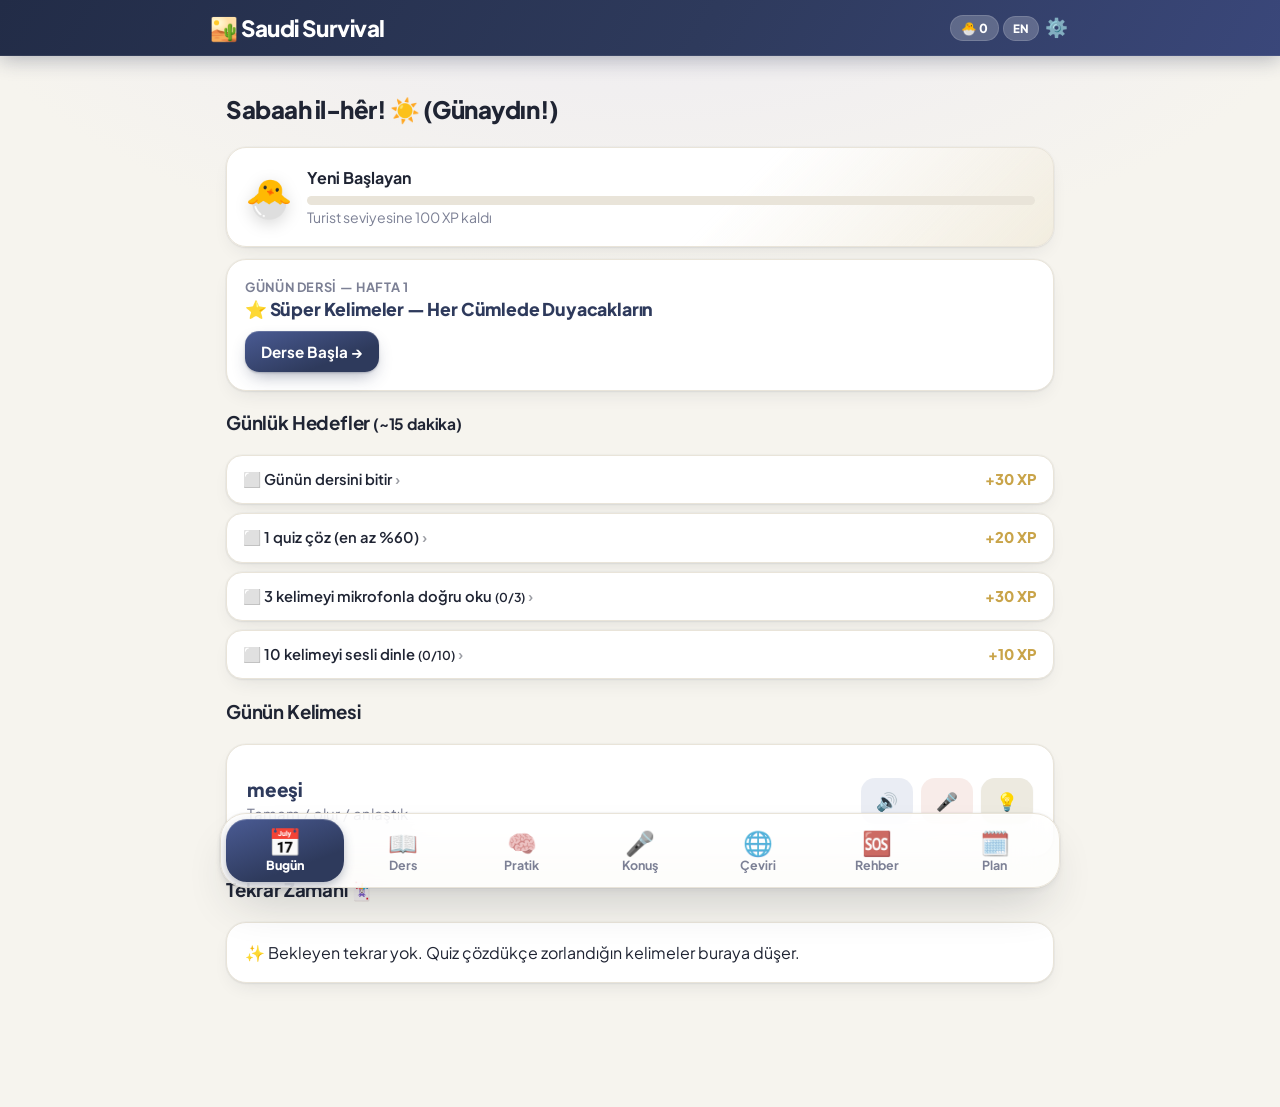
<file: index.html>
<!DOCTYPE html>
<html lang="tr">
<head>
<meta charset="UTF-8">
<meta name="viewport" content="width=device-width, initial-scale=1.0, viewport-fit=cover">
<meta name="theme-color" content="#2e3a5c">
<meta name="apple-mobile-web-app-capable" content="yes">
<meta name="apple-mobile-web-app-status-bar-style" content="black-translucent">
<meta name="apple-mobile-web-app-title" content="Saudi Survival">
<title>Saudi Survival App</title>
<link rel="manifest" href="manifest.json">
<link rel="icon" href="icon.svg">
<link rel="apple-touch-icon" href="icon-180.png">
<link rel="stylesheet" href="style.css?v=7">
</head>
<body>
<header>
  <div class="header-inner">
    <h1>🏜️ Saudi Survival</h1>
    <div class="header-stats">
      <button id="statOzet" title="Seviye · Seri · XP">🐣 0</button>
      <button id="dilBtn" title="Dil / Language">EN</button>
      <button id="settingsBtn" title="Ayarlar / Settings">⚙️</button>
    </div>
  </div>
  <div id="statPopover" class="stat-popover hidden"></div>
</header>

<main>
  <!-- BUGÜN -->
  <section id="panel-bugun" class="panel active">
    <h2 id="selamlama"></h2>
    <div class="card seviye-karti" id="seviyeKarti"></div>
    <div class="card" id="gununDersiCard"></div>
    <h3><span data-i18n="gunluk_hedefler">Günlük Hedefler</span> <small data-i18n="dakika">(~15 dakika)</small></h3>
    <ul id="hedefListesi" class="hedef-listesi"></ul>
    <div id="gunTamamMsg" class="kutla hidden" data-i18n-html="gun_tamam"></div>
    <h3 data-i18n="gunun_kelimesi">Günün Kelimesi</h3>
    <div class="card" id="gununKelimesi"></div>
    <h3 data-i18n="tekrar_zamani">Tekrar Zamanı 🃏</h3>
    <div class="card" id="srsOzet"></div>
  </section>

  <!-- DERS -->
  <section id="panel-ders" class="panel">
    <div class="ders-nav">
      <select id="dersSecimi"></select>
    </div>
    <div id="dersIcerik"></div>
  </section>

  <!-- PRATİK -->
  <section id="panel-pratik" class="panel">
    <div id="pratikMenu">
      <h2 data-i18n="pratik">🧠 Pratik</h2>
      <select id="quizDersSecimi"></select>
      <div class="mod-izgara">
        <button class="mod-kart" id="modAnlam"><span class="mod-ikon">📝</span><b data-i18n="anlam_quiz">Anlam Quizi</b><small data-i18n="anlam_quiz_alt">Okunuşu gör, anlamı seç</small></button>
        <button class="mod-kart" id="modDinleme"><span class="mod-ikon">👂</span><b data-i18n="dinleme_quiz">Dinleme Quizi</b><small data-i18n="dinleme_quiz_alt">Sesi dinle, anlamı seç</small></button>
        <button class="mod-kart" id="modEslestirme"><span class="mod-ikon">🧩</span><b data-i18n="eslestirme">Eşleştirme</b><small data-i18n="eslestirme_alt">Okunuş ↔ anlam eşleştir</small></button>
        <button class="mod-kart" id="modFlashcard"><span class="mod-ikon">🃏</span><b data-i18n="flashcard">Flashcard Tekrarı</b><small data-i18n="flashcard_alt">Akıllı tekrar (zorlandıkların)</small></button>
        <button class="mod-kart" id="modHiz"><span class="mod-ikon">⚡</span><b data-i18n="hiz_turu">Hız Turu</b><small data-i18n="hiz_turu_alt">60 saniyede kaç doğru?</small></button>
        <button class="mod-kart" id="modSayi"><span class="mod-ikon">🔢</span><b data-i18n="sayi_antrenor">Sayı Antrenörü</b><small data-i18n="sayi_antrenor_alt">Fiyatları ve sayıları öğren</small></button>
      </div>
    </div>
    <div id="quizAlani" class="hidden"></div>
    <div id="eslestirmeAlani" class="hidden"></div>
    <div id="flashcardAlani" class="hidden"></div>
    <div id="hizAlani" class="hidden"></div>
    <div id="sayiAlani" class="hidden"></div>
  </section>

  <!-- KONUŞMA -->
  <section id="panel-konusma" class="panel">
    <div id="konusmaMenu">
      <h2 data-i18n="konusma">🎤 Konuşma</h2>
      <div class="mod-izgara">
        <button class="mod-kart" id="modTelaffuz"><span class="mod-ikon">🗣️</span><b data-i18n="telaffuz">Telaffuz Pratiği</b><small data-i18n="telaffuz_alt">Kelimeyi söyle, puan al</small></button>
        <button class="mod-kart" id="modDiyalog"><span class="mod-ikon">💬</span><b data-i18n="diyalog">Sesli Diyalog</b><small data-i18n="diyalog_alt">Uygulamayla konuş!</small></button>
        <button class="mod-kart" id="modAiHoca" style="grid-column:1/-1"><span class="mod-ikon">🤖</span><b data-i18n="ai_hoca">AI Hoca (ChatGPT)</b><small data-i18n="ai_hoca_alt">Gerçek sohbet — o Arapça cevap verir, sesiyle okur</small></button>
      </div>
    </div>
    <div id="telaffuzAlani" class="hidden">
      <button class="btn geri" data-geri="konusma" data-i18n="geri">← Geri</button>
      <select id="konusmaDersSecimi"></select>
      <div id="konusmaAlani"></div>
    </div>
    <div id="diyalogAlani" class="hidden"></div>
    <div id="aiAlani" class="hidden">
      <button class="btn geri" data-geri="konusma" data-i18n="geri">← Geri</button>
      <div id="aiBalonlar"></div>
      <div class="diyalog-sira" style="position:static">
        <div style="display:flex;gap:8px">
          <input type="text" id="aiGirdi" style="flex:1;min-width:0;padding:12px;border-radius:12px;border:1.5px solid var(--cizgi);background:var(--kart);color:var(--metin);font-family:inherit;font-size:1rem">
          <button class="btn" id="aiHint" title="İpucu / Hint">💡</button>
          <button class="btn mic" id="aiMic">🎤</button>
          <button class="btn primary" id="aiGonder" data-i18n="ai_gonder">Gönder</button>
        </div>
        <div id="aiDurum"></div>
      </div>
    </div>
  </section>

  <!-- ÇEVİRMEN -->
  <section id="panel-cevirmen" class="panel">
    <h2 data-i18n="cevirmen">🌐 Çevirmen</h2>
    <button class="btn primary" id="canliBtn" style="width:100%;margin-bottom:10px" data-i18n="canli">🎙️ Canlı Tercüman</button>
    <div id="canliAlani" class="hidden">
      <p class="ipucu" data-i18n="canli_ipucu">Takside, toplantıda: karşı taraf konuşsun → sana çevirir; sen konuş → ona Arapça söyler.</p>
      <div class="canli-btnler">
        <button class="btn ses" id="canliOnlar" data-i18n="canli_onlar">🗣️ O Konuşuyor (Arapça)</button>
        <button class="btn mic" id="canliBen" data-i18n="canli_ben">🎤 Ben Konuşuyorum</button>
      </div>
      <button class="btn primary" id="canliOtoBtn" style="width:100%" data-i18n="canli_oto">🔄 Otomatik Sohbet Modu</button>
      <p class="ipucu" data-i18n="canli_oto_ipucu">Tuşsuz mod: kim konuşursa konuşsun dili kendi anlar.</p>
      <div id="canliDurum"></div>
      <div id="canliLog"></div>
    </div>
    <p class="ipucu" data-i18n="cevirmen_ipucu">Cümleni yaz ya da söyle — çevirir, okunuşunu yazar, sesli okur.</p>
    <div class="cevirmen-yon">
      <button class="btn yon active" id="yonTrAr" data-i18n="yon_kaynak_ar">Türkçe → Arapça</button>
      <button class="btn yon" id="yonArTr" data-i18n="yon_ar_kaynak">Arapça → Türkçe</button>
    </div>
    <div class="cevirmen-girdi">
      <textarea id="ceviriGirdi" rows="3"></textarea>
      <div class="cevirmen-btnler">
        <button class="btn mic" id="ceviriMic" data-i18n="soyle">🎤 Söyle</button>
        <button class="btn primary" id="ceviriYap" data-i18n="cevir">Çevir</button>
      </div>
      <div id="ceviriDurum" class="hidden"></div>
    </div>
    <div id="ceviriSonuc" class="hidden">
      <div class="card ceviri-card">
        <div class="ceviri-etiket" data-i18n="ceviri_etiket">Çeviri:</div>
        <div id="ceviriMetin" class="buyuk-metin"></div>
        <div id="ceviriOkunus" class="okunus-not"></div>
        <div id="ceviriArapca" class="arapca-yazi"></div>
        <div class="kelime-btnler" style="margin-top:8px;flex-wrap:wrap">
          <button class="btn ses" id="ceviriDinle" data-i18n="dinle">🔊 Dinle</button>
          <button class="btn mic" id="ceviriTekrarla" data-i18n="sen_soyle">🎤 Sen Söyle</button>
          <button class="btn" id="cevAltBtn" data-i18n="cev_alt">💡 Alternatifler</button>
          <button class="btn" id="cevAnalizBtn" data-i18n="cev_analiz">🔍 Kelime Kelime</button>
        </div>
        <div id="ceviriTelaffuz"></div>
        <div id="ceviriEkstra"></div>
      </div>
    </div>
  </section>

  <!-- CEP REHBERİ -->
  <section id="panel-rehber" class="panel">
    <h2 data-i18n="rehber">🆘 Cep Rehberi</h2>
    <p class="ipucu" data-i18n="rehber_ipucu">Gerçek hayatta sıkışınca: ifadeye dokun, telefon senin yerine Arapça söylesin! 📢</p>
    <div id="rehberKategoriler"></div>
  </section>

  <!-- AJANDA -->
  <section id="panel-ajanda" class="panel">
    <h2 data-i18n="yol_haritasi">🗓️ Yol Haritası</h2>
    <div class="genel-ilerleme">
      <div class="bar"><div id="genelBar" class="bar-dolu"></div></div>
      <span id="genelYuzde">%0</span>
    </div>
    <div id="ajandaListesi"></div>
    <h3 data-i18n="aktivite">📆 Son 4 Hafta Aktiviten</h3>
    <div class="card"><div id="aktiviteTakvim" class="takvim"></div></div>
    <button class="btn primary" id="paylasBtn" style="width:100%;margin:8px 0" data-i18n="paylas">📤 İlerlemeni Paylaş</button>
    <h3 data-i18n="rozetler">🏅 Rozetler</h3>
    <div id="rozetler" class="rozetler"></div>
    <h3 data-i18n="istatistikler">📊 İstatistikler</h3>
    <div class="card" id="istatistikler"></div>
  </section>
</main>

<nav id="tabs">
  <button class="tab active" data-tab="bugun"><span>📅</span><em data-i18n="tab_bugun">Bugün</em></button>
  <button class="tab" data-tab="ders"><span>📖</span><em data-i18n="tab_ders">Ders</em></button>
  <button class="tab" data-tab="pratik"><span>🧠</span><em data-i18n="tab_pratik">Pratik</em></button>
  <button class="tab" data-tab="konusma"><span>🎤</span><em data-i18n="tab_konus">Konuş</em></button>
  <button class="tab" data-tab="cevirmen"><span>🌐</span><em data-i18n="tab_ceviri">Çeviri</em></button>
  <button class="tab" data-tab="rehber"><span>🆘</span><em data-i18n="tab_rehber">Rehber</em></button>
  <button class="tab" data-tab="ajanda"><span>🗓️</span><em data-i18n="tab_plan">Plan</em></button>
</nav>

<!-- Ayarlar -->
<dialog id="settingsDialog">
  <h3 data-i18n="ayarlar">⚙️ Ayarlar</h3>
  <label class="ayar-satir">
    <span data-i18n="dil">Dil / Language:</span>
    <select id="ayarDil" style="width:auto;flex:1">
      <option value="tr">🇹🇷 Türkçe</option>
      <option value="en">🇬🇧 English</option>
    </select>
  </label>
  <label class="ayar-satir">
    <input type="checkbox" id="ayarArapca"> <span data-i18n="arapca_goster">Arapça yazıyı da göster</span>
  </label>
  <label class="ayar-satir">
    <input type="checkbox" id="ayarKaranlik"> <span data-i18n="karanlik">🌙 Karanlık mod</span>
  </label>
  <label class="ayar-satir">
    <span data-i18n="hiz">Konuşma hızı:</span>
    <input type="range" id="ayarHiz" min="0.5" max="1.2" step="0.1" value="0.8">
  </label>
  <label class="ayar-satir" style="flex-direction:column;align-items:flex-start">
    <span data-i18n="openai_anahtar">OpenAI API anahtarı (isteğe bağlı — çok daha doğal ses):</span>
    <input type="password" id="ayarOaiKey" placeholder="sk-..." style="width:100%;padding:10px;border-radius:10px;border:1.5px solid var(--cizgi);background:var(--kart);color:var(--metin);font-family:inherit">
    <small class="ipucu" data-i18n="openai_ipucu">platform.openai.com'dan anahtar al, buraya yapıştır. Boşsa tarayıcı sesi kullanılır.</small>
  </label>
  <div class="ayar-btnler">
    <button class="btn" id="yedekAl" data-i18n="yedek_al">📥 Yedek Al</button>
    <button class="btn" id="yedekYukle" data-i18n="yedek_yukle">📤 Yedek Yükle</button>
  </div>
  <div class="ayar-btnler">
    <button class="btn danger" id="ayarSifirla" data-i18n="sifirla">İlerlemeyi Sıfırla</button>
    <button class="btn primary" id="ayarKapat" data-i18n="kapat">Kapat</button>
  </div>
</dialog>

<div id="toast" class="hidden"></div>
<div id="konfeti"></div>

<script src="data.js?v=7"></script>
<script src="en.js?v=7"></script>
<script src="app.js?v=7"></script>
</body>
</html>
</file>
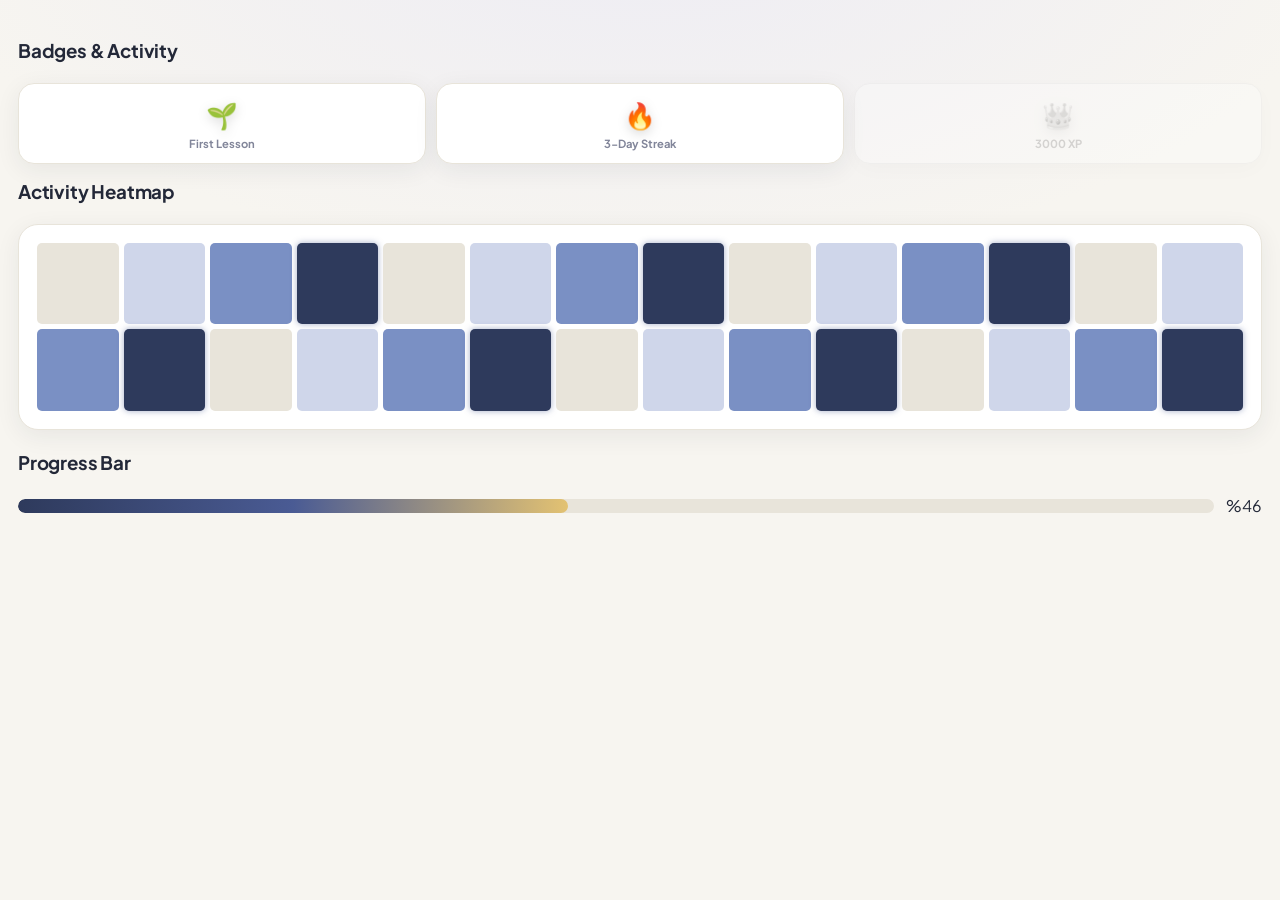
<file: .design/components/badges.html>
<!-- @dsCard group="Components" -->
<!doctype html><html><head><meta charset="utf-8"><meta name="viewport" content="width=device-width,initial-scale=1">
<style>/* Saudi Survival — modern, elegant, mobile-first */
@import url('https://fonts.googleapis.com/css2?family=Plus+Jakarta+Sans:wght@400;600;700;800&display=swap');

:root {
  /* Gece laciverti + altın: sofistike, sıcak, premium */
  --bg: #f7f5f0;
  --bg-grad: radial-gradient(1200px 600px at 50% -10%, #edecf4 0%, #f7f5f0 60%);
  --kart: #ffffff;
  --kart-cam: rgba(255,255,255,.8);
  --metin: #232838;
  --gri: #82869a;
  --yesil: #2e3a5c;       /* ana renk: gece laciverti */
  --yesil-2: #4a5b94;     /* açık lacivert */
  --yesil-koyu: #222c47;
  --altin: #c9a449;
  --altin-2: #e3c272;
  --kirmizi: #c96f5d;     /* terrakota */
  --mavi: #5d74a8;
  --cizgi: #e8e4da;
  --radius: 20px;
  --golge: 0 6px 24px rgba(35, 40, 56, .07);
  --golge-buyuk: 0 12px 40px rgba(35, 40, 56, .13);
}
body.karanlik {
  --bg: #12151f;
  --bg-grad: radial-gradient(1200px 600px at 50% -10%, #1a2030 0%, #12151f 60%);
  --kart: #1c2230;
  --kart-cam: rgba(28, 34, 48, .85);
  --metin: #e9e7df;
  --gri: #9aa0b5;
  --yesil: #5d74a8;
  --yesil-2: #7a90c4;
  --cizgi: #2a3245;
  --golge: 0 6px 24px rgba(0,0,0,.35);
  --golge-buyuk: 0 12px 40px rgba(0,0,0,.55);
}

* { box-sizing: border-box; -webkit-tap-highlight-color: transparent; }
html { -webkit-text-size-adjust: 100%; }
body {
  margin: 0;
  font-family: "Plus Jakarta Sans", -apple-system, BlinkMacSystemFont, "Segoe UI", Roboto, sans-serif;
  background: var(--bg);
  background-image: var(--bg-grad);
  background-attachment: fixed;
  color: var(--metin);
  padding-bottom: 84px;
  line-height: 1.45;
}

h2 { font-weight: 800; letter-spacing: -.02em; }
h3 { font-weight: 700; letter-spacing: -.01em; }

/* ---------- Header ---------- */
header {
  background: linear-gradient(120deg, #222c47 0%, #2e3a5c 55%, #3a477a 100%);
  color: #fff;
  padding: 12px 16px;
  padding-top: max(12px, env(safe-area-inset-top));
  position: sticky;
  top: 0;
  z-index: 10;
  box-shadow: 0 4px 24px rgba(34, 44, 71, .35);
}
.header-inner {
  max-width: 860px;
  margin: 0 auto;
  display: flex;
  justify-content: space-between;
  align-items: center;
  gap: 6px;
  min-width: 0;
}
header h1 {
  font-size: 1rem; margin: 0; white-space: nowrap;
  font-weight: 800; letter-spacing: -.02em;
  min-width: 0; overflow: hidden; text-overflow: ellipsis; flex-shrink: 1;
}
.header-stats { display: flex; gap: 4px; align-items: center; font-weight: 700; flex-shrink: 0; }
.header-stats span {
  background: rgba(255,255,255,.16);
  border: 1px solid rgba(255,255,255,.18);
  padding: 3px 7px; border-radius: 999px; font-size: .72rem; white-space: nowrap;
}
#dilBtn {
  background: rgba(255,255,255,.28); border: none; border-radius: 999px;
  padding: 4px 9px; font-size: .72rem; font-weight: 800; color: #fff;
  cursor: pointer; font-family: inherit; flex-shrink: 0;
}
#settingsBtn { background: none; border: none; font-size: 1.15rem; cursor: pointer; padding: 0 2px; flex-shrink: 0; }

/* ---------- Alt navigasyon ---------- */
nav#tabs {
  position: fixed;
  bottom: 10px; left: 10px; right: 10px;
  display: flex;
  background: var(--kart-cam);
  backdrop-filter: blur(16px);
  -webkit-backdrop-filter: blur(16px);
  border: 1px solid var(--cizgi);
  border-radius: 24px;
  z-index: 20;
  padding: 4px;
  padding-bottom: max(4px, env(safe-area-inset-bottom));
  box-shadow: var(--golge-buyuk);
  max-width: 840px;
  margin: 0 auto;
}
.tab {
  flex: 1;
  display: flex;
  flex-direction: column;
  align-items: center;
  gap: 2px;
  padding: 10px 2px 9px;
  border: none;
  background: none;
  font-size: .74rem;
  font-weight: 700;
  font-family: inherit;
  cursor: pointer;
  color: var(--gri);
  border-radius: 18px;
  transition: all .2s;
  min-width: 0;
}
.tab em { font-style: normal; max-width: 100%; overflow: hidden; text-overflow: ellipsis; }
.tab span { font-size: 1.5rem; line-height: 1.1; transition: transform .2s; }
.tab.active {
  color: #fff;
  font-weight: 800;
  background: linear-gradient(135deg, var(--yesil), var(--yesil-2));
  box-shadow: 0 4px 14px rgba(46, 58, 92, .45);
}
.tab.active span { transform: scale(1.12); }

main { max-width: 860px; margin: 0 auto; padding: 16px 16px 28px; }
.panel { display: none; }
.panel.active { display: block; animation: fadeIn .3s cubic-bezier(.2,.8,.3,1); }
@keyframes fadeIn { from { opacity: 0; transform: translateY(10px);} to { opacity: 1; transform: none;} }

/* ---------- Kartlar ---------- */
.card {
  background: var(--kart);
  border: 1px solid var(--cizgi);
  border-radius: var(--radius);
  box-shadow: var(--golge);
  padding: 18px;
  margin: 12px 0;
}

.seviye-karti {
  display: flex; align-items: center; gap: 14px;
  background: linear-gradient(135deg, var(--kart) 60%, rgba(217,164,50,.08));
}
.seviye-karti .buyuk-ikon { font-size: 2.4rem; filter: drop-shadow(0 4px 8px rgba(0,0,0,.15)); }
.seviye-bar { height: 9px; background: var(--cizgi); border-radius: 6px; overflow: hidden; margin-top: 7px; }
.seviye-bar > div {
  height: 100%;
  background: linear-gradient(90deg, var(--altin), var(--altin-2));
  border-radius: 6px;
  transition: width .6s cubic-bezier(.2,.8,.3,1);
}

/* ---------- Hedefler ---------- */
.hedef-listesi { list-style: none; padding: 0; }
.hedef-listesi li {
  background: var(--kart);
  border: 1px solid var(--cizgi);
  border-radius: 16px;
  box-shadow: var(--golge);
  padding: 13px 16px;
  margin: 9px 0;
  display: flex;
  justify-content: space-between;
  align-items: center;
  gap: 8px;
  font-weight: 600;
  font-size: .92rem;
}
.hedef-listesi li.tamam { opacity: .55; text-decoration: line-through; }
.hedef-listesi .xp { color: var(--altin); font-weight: 800; white-space: nowrap; }

.kutla {
  background: linear-gradient(135deg, rgba(242,193,78,.18), rgba(217,164,50,.1));
  border: 1.5px solid var(--altin);
  border-radius: var(--radius);
  padding: 16px;
  text-align: center;
  margin: 12px 0;
  font-size: 1.02rem;
}

/* ---------- Kelime kartları ---------- */
.kelime-kart { border-bottom: 1px solid var(--cizgi); padding: 13px 2px; }
.kelime-kart:last-child { border-bottom: none; }
.kelime-ust { display: flex; align-items: center; justify-content: space-between; gap: 8px; }
.okunus { font-size: 1.18rem; font-weight: 800; color: var(--yesil); letter-spacing: -.01em; }
body.karanlik .okunus { color: #9fb2e8; }
.anlam { color: var(--gri); font-size: .95rem; }
.arapca-yazi { font-size: 1.25rem; color: #ab9a73; direction: rtl; }
body:not(.arapca-acik) .arapca-yazi { display: none; }
.kelime-btnler { display: flex; gap: 8px; flex-shrink: 0; }

/* ---------- Butonlar ---------- */
.btn {
  border: none;
  border-radius: 14px;
  padding: 11px 16px;
  font-size: .95rem;
  font-weight: 700;
  font-family: inherit;
  cursor: pointer;
  background: var(--cizgi);
  color: var(--metin);
  transition: transform .12s, box-shadow .2s, filter .2s;
}
.btn:active { transform: scale(.95); }
.btn.primary {
  background: linear-gradient(135deg, var(--yesil), var(--yesil-2));
  color: #fff;
  box-shadow: 0 6px 18px rgba(46, 58, 92, .35);
}
.btn.primary:active { filter: brightness(.94); }
.btn.ses { background: rgba(93, 116, 168, .14); color: var(--mavi); }
.btn.mic { background: rgba(201, 111, 93, .14); color: var(--kirmizi); }
.kelime-btnler .btn { padding: 12px 15px; font-size: 1.1rem; min-width: 48px; }
.btn.mic.dinliyor {
  background: linear-gradient(135deg, var(--kirmizi), #e3776b);
  color: #fff;
  animation: pulse 1s infinite;
  box-shadow: 0 0 0 6px rgba(208, 90, 78, .18);
}
.btn.danger { background: linear-gradient(135deg, var(--kirmizi), #e3776b); color: #fff; }
.btn.yon { border-radius: 999px; font-size: .88rem; }
.btn.yon.active {
  background: linear-gradient(135deg, var(--yesil), var(--yesil-2));
  color: #fff;
  box-shadow: 0 4px 14px rgba(46, 58, 92, .35);
}
.btn.geri { margin-bottom: 10px; background: transparent; border: 1.5px solid var(--cizgi); }
@keyframes pulse { 50% { opacity: .65; } }

.dinleme-durum {
  margin-top: 10px;
  padding: 12px 16px;
  border-radius: 14px;
  background: linear-gradient(135deg, rgba(242,193,78,.22), rgba(217,164,50,.12));
  border: 1.5px solid var(--altin);
  font-weight: 700;
  animation: pulse 1.2s infinite;
}
.duyulan { font-style: italic; color: var(--gri); margin-top: 6px; font-size: .88rem; font-weight: 400; }

select {
  width: 100%;
  padding: 13px 14px;
  border-radius: 14px;
  border: 1.5px solid var(--cizgi);
  font-size: .98rem;
  font-family: inherit;
  font-weight: 600;
  background: var(--kart);
  color: var(--metin);
  margin-bottom: 8px;
  appearance: none;
  background-image: url("data:image/svg+xml,%3Csvg xmlns='http://www.w3.org/2000/svg' width='14' height='9'%3E%3Cpath d='M1 1l6 6 6-6' stroke='%237d8783' stroke-width='2' fill='none' stroke-linecap='round'/%3E%3C/svg%3E");
  background-repeat: no-repeat;
  background-position: right 14px center;
  padding-right: 38px; /* ok ikonu metinle çakışmasın */
  overflow: hidden; text-overflow: ellipsis; white-space: nowrap;
}

/* ---------- Mod kartları ---------- */
.mod-izgara { display: grid; grid-template-columns: 1fr 1fr; gap: 12px; margin-top: 12px; }
.mod-kart {
  background: var(--kart);
  border: 1px solid var(--cizgi);
  border-radius: var(--radius);
  box-shadow: var(--golge);
  padding: 18px 10px;
  cursor: pointer;
  display: flex;
  flex-direction: column;
  align-items: center;
  gap: 4px;
  color: var(--metin);
  font-size: .95rem;
  font-family: inherit;
  transition: transform .15s, box-shadow .2s;
}
.mod-kart small { color: var(--gri); font-size: .78rem; font-weight: 500; }
.mod-ikon { font-size: 2rem; filter: drop-shadow(0 3px 6px rgba(0,0,0,.12)); }
.mod-kart:active { transform: scale(.96); }

/* ---------- Quiz ---------- */
.quiz-soru { font-size: 1.4rem; font-weight: 800; text-align: center; margin: 14px 0; color: var(--yesil); letter-spacing: -.01em; }
body.karanlik .quiz-soru { color: #9fb2e8; }
.quiz-secenekler { display: grid; gap: 10px; }
.quiz-secenek {
  background: var(--kart);
  border: 1.5px solid var(--cizgi);
  border-radius: 16px;
  padding: 15px;
  font-size: .98rem;
  font-weight: 600;
  font-family: inherit;
  cursor: pointer;
  text-align: left;
  color: var(--metin);
  transition: transform .12s, border-color .2s;
}
.quiz-secenek:active { transform: scale(.98); }
.quiz-secenek.dogru { border-color: var(--yesil-2); background: rgba(20, 176, 138, .12); }
.quiz-secenek.yanlis { border-color: var(--kirmizi); background: rgba(208, 90, 78, .12); }
.quiz-ilerleme { text-align: center; color: var(--gri); margin-bottom: 8px; font-weight: 600; font-size: .85rem; }
.skor-genis { font-size: 2.4rem; text-align: center; margin: 16px 0; font-weight: 800; }

/* ---------- Eşleştirme ---------- */
.esl-izgara { display: grid; grid-template-columns: 1fr 1fr; gap: 9px; }
.esl-kart {
  border: 1.5px solid var(--cizgi);
  background: var(--kart);
  color: var(--metin);
  border-radius: 14px;
  padding: 13px 8px;
  font-size: .9rem;
  font-weight: 600;
  font-family: inherit;
  cursor: pointer;
  min-height: 58px;
  box-shadow: var(--golge);
  transition: transform .12s, border-color .15s;
}
.esl-kart.secili { border-color: var(--altin); background: rgba(242,193,78,.16); transform: scale(1.03); }
.esl-kart.eslesti { border-color: var(--yesil-2); background: rgba(74,91,148,.12); opacity: .45; pointer-events: none; }
.esl-kart.hata { border-color: var(--kirmizi); animation: salla .3s; }
@keyframes salla { 25% { transform: translateX(-5px);} 75% { transform: translateX(5px);} }

/* ---------- Flashcard ---------- */
.fkart { perspective: 1000px; margin: 14px auto; max-width: 420px; height: 210px; cursor: pointer; }
.fkart-ic { position: relative; width: 100%; height: 100%; transition: transform .55s cubic-bezier(.3,.9,.3,1); transform-style: preserve-3d; }
.fkart.acik .fkart-ic { transform: rotateY(180deg); }
.fkart-yuz {
  position: absolute; inset: 0;
  backface-visibility: hidden;
  background: var(--kart);
  border: 1px solid var(--cizgi);
  border-radius: 22px;
  box-shadow: var(--golge-buyuk);
  display: flex; flex-direction: column; align-items: center; justify-content: center;
  gap: 8px; padding: 18px; text-align: center;
}
.fkart-arka { transform: rotateY(180deg); border: 2px solid var(--yesil-2); }
.fkart-btnler { display: flex; gap: 10px; justify-content: center; margin-top: 12px; }

/* ---------- Diyalog ---------- */
.diyalog-balon { display: flex; margin: 9px 0; }
.diyalog-balon.app { justify-content: flex-start; }
.diyalog-balon.sen { justify-content: flex-end; }
.balon {
  max-width: 84%;
  padding: 11px 15px;
  border-radius: 20px;
  box-shadow: var(--golge);
  cursor: pointer;
}
.diyalog-balon.app .balon { background: var(--kart); border: 1px solid var(--cizgi); border-bottom-left-radius: 6px; }
.diyalog-balon.sen .balon {
  background: linear-gradient(135deg, rgba(74,91,148,.14), rgba(46,58,92,.08));
  border: 1px solid rgba(74,91,148,.35);
  border-bottom-right-radius: 6px;
}
.balon .kisi { font-size: .68rem; color: var(--gri); font-weight: 800; text-transform: uppercase; letter-spacing: .04em; }
.balon .okunus { font-size: 1.02rem; }
.balon .anlam { font-size: .83rem; }
.diyalog-sira {
  position: sticky; bottom: 88px;
  background: var(--kart);
  border: 1.5px solid var(--altin);
  border-radius: var(--radius);
  padding: 14px;
  margin-top: 14px;
  box-shadow: var(--golge-buyuk);
}

/* ---------- Cep Rehberi ---------- */
.rehber-kategori h3 { margin: 18px 0 6px; }
.rehber-satir { display: flex; gap: 8px; align-items: stretch; }
.rehber-satir .rehber-ifade { flex: 1; min-width: 0; }
.rehber-alt { flex-shrink: 0; margin: 7px 0; }
.rehber-ekstra { margin: 0 0 4px; }
.rehber-ifade {
  width: 100%;
  display: flex; justify-content: space-between; align-items: center; gap: 10px;
  background: var(--kart);
  border: 1px solid var(--cizgi);
  border-radius: 16px;
  box-shadow: var(--golge);
  padding: 13px 15px;
  margin: 7px 0;
  cursor: pointer;
  text-align: left;
  color: var(--metin);
  font-size: 1rem;
  font-family: inherit;
  transition: transform .12s;
}
.rehber-ifade:active { transform: scale(.98); border-color: var(--altin); }
.rehber-ifade .hoparlor { font-size: 1.35rem; flex-shrink: 0; }

/* ---------- Çevirmen ---------- */
.cevirmen-yon { display: flex; gap: 8px; margin-bottom: 12px; }
.cevirmen-girdi textarea {
  width: 100%;
  border-radius: var(--radius);
  border: 1.5px solid var(--cizgi);
  padding: 14px;
  font-size: 1rem;
  resize: vertical;
  font-family: inherit;
  background: var(--kart);
  color: var(--metin);
  box-shadow: var(--golge);
}
.cevirmen-girdi textarea:focus { outline: 2px solid var(--yesil-2); border-color: transparent; }
.cevirmen-btnler { display: flex; gap: 10px; margin-top: 10px; }
.cevirmen-btnler .btn { flex: 1; }
.ceviri-card .buyuk-metin { font-size: 1.35rem; font-weight: 800; margin: 6px 0; letter-spacing: -.01em; }
.ceviri-etiket { color: var(--gri); font-size: .8rem; font-weight: 700; text-transform: uppercase; letter-spacing: .05em; }
.okunus-not { color: var(--gri); font-size: .78rem; }
.ceviri-card .arapca-yazi { display: block !important; opacity: .8; }
body:not(.arapca-acik) .ceviri-card .arapca-yazi { display: none !important; }

/* ---------- Ajanda ---------- */
.genel-ilerleme { display: flex; align-items: center; gap: 12px; margin-bottom: 16px; }
.bar { flex: 1; height: 14px; background: var(--cizgi); border-radius: 8px; overflow: hidden; }
.bar-dolu {
  height: 100%;
  background: linear-gradient(90deg, var(--yesil), var(--yesil-2), var(--altin-2));
  width: 0;
  border-radius: 8px;
  transition: width .6s cubic-bezier(.2,.8,.3,1);
}
#genelYuzde { font-weight: 800; }

.hafta-kart { margin-bottom: 12px; }
.hafta-baslik { display: flex; justify-content: space-between; align-items: center; }
.hafta-baslik h3 { margin: 0; font-size: 1.02rem; }
.hafta-yuzde { font-weight: 800; color: var(--yesil); }
body.karanlik .hafta-yuzde { color: #9fb2e8; }
.ders-satir {
  display: flex; justify-content: space-between; align-items: center; gap: 6px;
  padding: 9px 0; border-bottom: 1px dashed var(--cizgi);
  font-size: .92rem;
}
.ders-satir:last-child { border-bottom: none; }
.ders-satir button { font-size: .78rem; padding: 6px 12px; flex-shrink: 0; }

.rozetler { display: flex; flex-wrap: wrap; gap: 10px; }
.rozet {
  background: var(--kart);
  border: 1px solid var(--cizgi);
  border-radius: 16px;
  box-shadow: var(--golge);
  padding: 12px;
  text-align: center;
  min-width: 86px;
  flex: 1;
}
.rozet.kilitli { opacity: .3; filter: grayscale(1); }
.rozet .ikon { font-size: 1.6rem; filter: drop-shadow(0 3px 6px rgba(0,0,0,.15)); }
.rozet .ad { font-size: .7rem; color: var(--gri); font-weight: 700; margin-top: 2px; }

/* ---------- Telaffuz sonuçları ---------- */
.telaffuz-sonuc { border-radius: 14px; padding: 13px; margin-top: 10px; font-size: .92rem; }
.telaffuz-sonuc.iyi { background: rgba(94,150,108,.16); border: 1.5px solid var(--yesil-2); }
.telaffuz-sonuc.orta { background: rgba(242,193,78,.14); border: 1.5px solid var(--altin); }
.telaffuz-sonuc.kotu { background: rgba(208,90,78,.1); border: 1.5px solid var(--kirmizi); }

.ipucu { color: var(--gri); font-size: .88rem; }
.hidden { display: none !important; }

/* ---------- Dialog & toast ---------- */
dialog {
  border: 1px solid var(--cizgi);
  border-radius: 24px;
  box-shadow: var(--golge-buyuk);
  padding: 22px;
  max-width: 380px;
  width: 90%;
  background: var(--kart);
  color: var(--metin);
  font-family: inherit;
}
dialog::backdrop { background: rgba(10, 20, 16, .5); backdrop-filter: blur(4px); }
.ayar-satir { display: flex; align-items: center; gap: 10px; margin: 14px 0; flex-wrap: wrap; font-weight: 600; }
.ayar-btnler { display: flex; justify-content: space-between; margin-top: 16px; gap: 8px; }

#toast {
  position: fixed; bottom: 96px; left: 50%; transform: translateX(-50%);
  background: rgba(28, 36, 33, .94);
  backdrop-filter: blur(8px);
  color: #fff;
  padding: 12px 20px;
  border-radius: 999px;
  z-index: 100;
  box-shadow: var(--golge-buyuk);
  max-width: 92%;
  text-align: center;
  font-weight: 600;
  font-size: .9rem;
  animation: toastGir .25s cubic-bezier(.2,.8,.3,1);
}
@keyframes toastGir { from { opacity: 0; transform: translate(-50%, 12px);} to { opacity: 1; transform: translate(-50%, 0);} }

/* ---------- Aktivite takvimi & hız turu ---------- */
.takvim { display: grid; grid-template-columns: repeat(14, 1fr); gap: 5px; }
.takvim-gun { aspect-ratio: 1; border-radius: 5px; background: var(--cizgi); }
.takvim-gun.s1 { background: #cfd6ea; }
.takvim-gun.s2 { background: #7a90c4; }
.takvim-gun.s3 { background: var(--yesil); box-shadow: 0 0 6px rgba(74,91,148,.5); }

.sure-bar { height: 10px; background: var(--cizgi); border-radius: 6px; overflow: hidden; margin-bottom: 10px; }
.sure-bar > div { height: 100%; background: linear-gradient(90deg, var(--kirmizi), var(--altin-2)); transition: width 1s linear; border-radius: 6px; }

#konfeti { position: fixed; inset: 0; pointer-events: none; z-index: 99; overflow: hidden; }
.konfeti-parca { position: absolute; top: -30px; font-size: 1.5rem; animation: dus 2.6s ease-in forwards; }
@keyframes dus { to { transform: translateY(110vh) rotate(540deg); opacity: .2; } }

@media (min-width: 700px) {
  header h1 { font-size: 1.4rem; }
  .tab { font-size: .78rem; }
  .mod-izgara { grid-template-columns: repeat(4, 1fr); }
  #panel-konusma .mod-izgara { grid-template-columns: 1fr 1fr; }
  .esl-izgara { grid-template-columns: repeat(4, 1fr); }
}

/* ---------- Üst bar istatistik grubu ---------- */
#statOzet {
  background: rgba(255,255,255,.28); border: none; border-radius: 999px;
  padding: 4px 10px; font-size: .78rem; font-weight: 800; color: #fff;
  cursor: pointer; font-family: inherit; flex-shrink: 0; white-space: nowrap;
}
.stat-popover {
  position: absolute; right: 12px; top: calc(100% + 8px);
  background: var(--kart); color: var(--metin);
  border: 1px solid var(--cizgi); border-radius: 16px;
  box-shadow: var(--golge-buyuk); padding: 6px 14px; min-width: 200px; z-index: 40;
  animation: fadeIn .2s;
}
.stat-satir {
  display: flex; justify-content: space-between; gap: 14px;
  padding: 8px 0; border-bottom: 1px dashed var(--cizgi); font-size: .9rem;
}
.stat-satir:last-child { border-bottom: none; }

/* ---------- Canlı Tercüman ---------- */
.canli-btnler { display: grid; grid-template-columns: 1fr 1fr; gap: 10px; margin: 12px 0; }
.canli-btnler .btn { padding: 18px 10px; font-size: 1rem; border-radius: 18px; }
#canliLog { margin-top: 8px; }

body{padding:18px;min-height:auto}
</style></head>
<body>
<h3>Badges & Activity</h3>
<div class="rozetler">
  <div class="rozet"><div class="ikon">🌱</div><div class="ad">First Lesson</div></div>
  <div class="rozet"><div class="ikon">🔥</div><div class="ad">3-Day Streak</div></div>
  <div class="rozet kilitli"><div class="ikon">👑</div><div class="ad">3000 XP</div></div>
</div>
<h3 style="margin-top:14px">Activity Heatmap</h3>
<div class="card"><div class="takvim"><div class="takvim-gun s0"></div><div class="takvim-gun s1"></div><div class="takvim-gun s2"></div><div class="takvim-gun s3"></div><div class="takvim-gun s0"></div><div class="takvim-gun s1"></div><div class="takvim-gun s2"></div><div class="takvim-gun s3"></div><div class="takvim-gun s0"></div><div class="takvim-gun s1"></div><div class="takvim-gun s2"></div><div class="takvim-gun s3"></div><div class="takvim-gun s0"></div><div class="takvim-gun s1"></div><div class="takvim-gun s2"></div><div class="takvim-gun s3"></div><div class="takvim-gun s0"></div><div class="takvim-gun s1"></div><div class="takvim-gun s2"></div><div class="takvim-gun s3"></div><div class="takvim-gun s0"></div><div class="takvim-gun s1"></div><div class="takvim-gun s2"></div><div class="takvim-gun s3"></div><div class="takvim-gun s0"></div><div class="takvim-gun s1"></div><div class="takvim-gun s2"></div><div class="takvim-gun s3"></div></div></div>
<h3>Progress Bar</h3>
<div class="genel-ilerleme"><div class="bar"><div class="bar-dolu" style="width:46%"></div></div><span>%46</span></div></body></html>
</file>
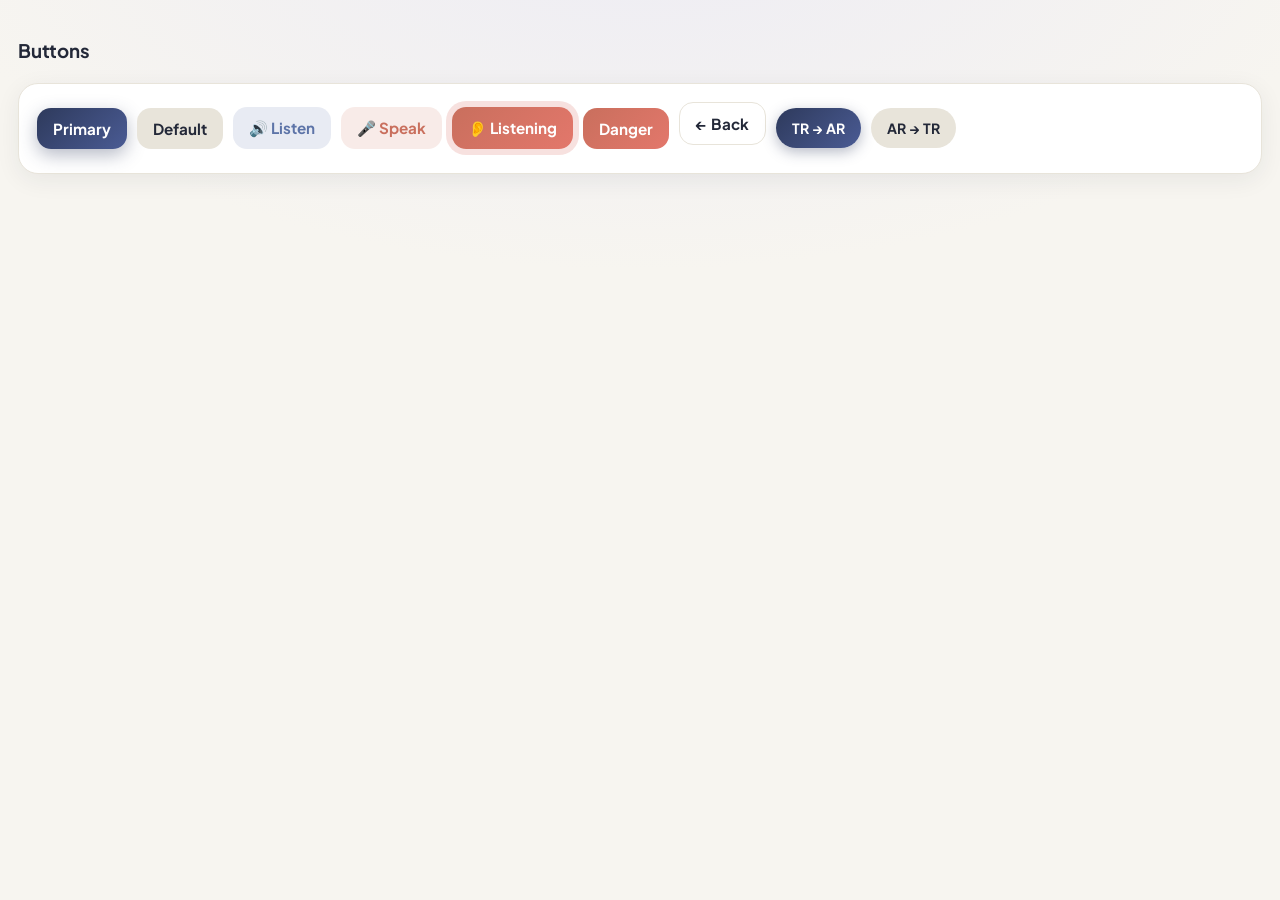
<file: .design/components/buttons.html>
<!-- @dsCard group="Components" -->
<!doctype html><html><head><meta charset="utf-8"><meta name="viewport" content="width=device-width,initial-scale=1">
<style>/* Saudi Survival — modern, elegant, mobile-first */
@import url('https://fonts.googleapis.com/css2?family=Plus+Jakarta+Sans:wght@400;600;700;800&display=swap');

:root {
  /* Gece laciverti + altın: sofistike, sıcak, premium */
  --bg: #f7f5f0;
  --bg-grad: radial-gradient(1200px 600px at 50% -10%, #edecf4 0%, #f7f5f0 60%);
  --kart: #ffffff;
  --kart-cam: rgba(255,255,255,.8);
  --metin: #232838;
  --gri: #82869a;
  --yesil: #2e3a5c;       /* ana renk: gece laciverti */
  --yesil-2: #4a5b94;     /* açık lacivert */
  --yesil-koyu: #222c47;
  --altin: #c9a449;
  --altin-2: #e3c272;
  --kirmizi: #c96f5d;     /* terrakota */
  --mavi: #5d74a8;
  --cizgi: #e8e4da;
  --radius: 20px;
  --golge: 0 6px 24px rgba(35, 40, 56, .07);
  --golge-buyuk: 0 12px 40px rgba(35, 40, 56, .13);
}
body.karanlik {
  --bg: #12151f;
  --bg-grad: radial-gradient(1200px 600px at 50% -10%, #1a2030 0%, #12151f 60%);
  --kart: #1c2230;
  --kart-cam: rgba(28, 34, 48, .85);
  --metin: #e9e7df;
  --gri: #9aa0b5;
  --yesil: #5d74a8;
  --yesil-2: #7a90c4;
  --cizgi: #2a3245;
  --golge: 0 6px 24px rgba(0,0,0,.35);
  --golge-buyuk: 0 12px 40px rgba(0,0,0,.55);
}

* { box-sizing: border-box; -webkit-tap-highlight-color: transparent; }
html { -webkit-text-size-adjust: 100%; }
body {
  margin: 0;
  font-family: "Plus Jakarta Sans", -apple-system, BlinkMacSystemFont, "Segoe UI", Roboto, sans-serif;
  background: var(--bg);
  background-image: var(--bg-grad);
  background-attachment: fixed;
  color: var(--metin);
  padding-bottom: 84px;
  line-height: 1.45;
}

h2 { font-weight: 800; letter-spacing: -.02em; }
h3 { font-weight: 700; letter-spacing: -.01em; }

/* ---------- Header ---------- */
header {
  background: linear-gradient(120deg, #222c47 0%, #2e3a5c 55%, #3a477a 100%);
  color: #fff;
  padding: 12px 16px;
  padding-top: max(12px, env(safe-area-inset-top));
  position: sticky;
  top: 0;
  z-index: 10;
  box-shadow: 0 4px 24px rgba(34, 44, 71, .35);
}
.header-inner {
  max-width: 860px;
  margin: 0 auto;
  display: flex;
  justify-content: space-between;
  align-items: center;
  gap: 6px;
  min-width: 0;
}
header h1 {
  font-size: 1rem; margin: 0; white-space: nowrap;
  font-weight: 800; letter-spacing: -.02em;
  min-width: 0; overflow: hidden; text-overflow: ellipsis; flex-shrink: 1;
}
.header-stats { display: flex; gap: 4px; align-items: center; font-weight: 700; flex-shrink: 0; }
.header-stats span {
  background: rgba(255,255,255,.16);
  border: 1px solid rgba(255,255,255,.18);
  padding: 3px 7px; border-radius: 999px; font-size: .72rem; white-space: nowrap;
}
#dilBtn {
  background: rgba(255,255,255,.28); border: none; border-radius: 999px;
  padding: 4px 9px; font-size: .72rem; font-weight: 800; color: #fff;
  cursor: pointer; font-family: inherit; flex-shrink: 0;
}
#settingsBtn { background: none; border: none; font-size: 1.15rem; cursor: pointer; padding: 0 2px; flex-shrink: 0; }

/* ---------- Alt navigasyon ---------- */
nav#tabs {
  position: fixed;
  bottom: 10px; left: 10px; right: 10px;
  display: flex;
  background: var(--kart-cam);
  backdrop-filter: blur(16px);
  -webkit-backdrop-filter: blur(16px);
  border: 1px solid var(--cizgi);
  border-radius: 24px;
  z-index: 20;
  padding: 4px;
  padding-bottom: max(4px, env(safe-area-inset-bottom));
  box-shadow: var(--golge-buyuk);
  max-width: 840px;
  margin: 0 auto;
}
.tab {
  flex: 1;
  display: flex;
  flex-direction: column;
  align-items: center;
  gap: 2px;
  padding: 10px 2px 9px;
  border: none;
  background: none;
  font-size: .74rem;
  font-weight: 700;
  font-family: inherit;
  cursor: pointer;
  color: var(--gri);
  border-radius: 18px;
  transition: all .2s;
  min-width: 0;
}
.tab em { font-style: normal; max-width: 100%; overflow: hidden; text-overflow: ellipsis; }
.tab span { font-size: 1.5rem; line-height: 1.1; transition: transform .2s; }
.tab.active {
  color: #fff;
  font-weight: 800;
  background: linear-gradient(135deg, var(--yesil), var(--yesil-2));
  box-shadow: 0 4px 14px rgba(46, 58, 92, .45);
}
.tab.active span { transform: scale(1.12); }

main { max-width: 860px; margin: 0 auto; padding: 16px 16px 28px; }
.panel { display: none; }
.panel.active { display: block; animation: fadeIn .3s cubic-bezier(.2,.8,.3,1); }
@keyframes fadeIn { from { opacity: 0; transform: translateY(10px);} to { opacity: 1; transform: none;} }

/* ---------- Kartlar ---------- */
.card {
  background: var(--kart);
  border: 1px solid var(--cizgi);
  border-radius: var(--radius);
  box-shadow: var(--golge);
  padding: 18px;
  margin: 12px 0;
}

.seviye-karti {
  display: flex; align-items: center; gap: 14px;
  background: linear-gradient(135deg, var(--kart) 60%, rgba(217,164,50,.08));
}
.seviye-karti .buyuk-ikon { font-size: 2.4rem; filter: drop-shadow(0 4px 8px rgba(0,0,0,.15)); }
.seviye-bar { height: 9px; background: var(--cizgi); border-radius: 6px; overflow: hidden; margin-top: 7px; }
.seviye-bar > div {
  height: 100%;
  background: linear-gradient(90deg, var(--altin), var(--altin-2));
  border-radius: 6px;
  transition: width .6s cubic-bezier(.2,.8,.3,1);
}

/* ---------- Hedefler ---------- */
.hedef-listesi { list-style: none; padding: 0; }
.hedef-listesi li {
  background: var(--kart);
  border: 1px solid var(--cizgi);
  border-radius: 16px;
  box-shadow: var(--golge);
  padding: 13px 16px;
  margin: 9px 0;
  display: flex;
  justify-content: space-between;
  align-items: center;
  gap: 8px;
  font-weight: 600;
  font-size: .92rem;
}
.hedef-listesi li.tamam { opacity: .55; text-decoration: line-through; }
.hedef-listesi .xp { color: var(--altin); font-weight: 800; white-space: nowrap; }

.kutla {
  background: linear-gradient(135deg, rgba(242,193,78,.18), rgba(217,164,50,.1));
  border: 1.5px solid var(--altin);
  border-radius: var(--radius);
  padding: 16px;
  text-align: center;
  margin: 12px 0;
  font-size: 1.02rem;
}

/* ---------- Kelime kartları ---------- */
.kelime-kart { border-bottom: 1px solid var(--cizgi); padding: 13px 2px; }
.kelime-kart:last-child { border-bottom: none; }
.kelime-ust { display: flex; align-items: center; justify-content: space-between; gap: 8px; }
.okunus { font-size: 1.18rem; font-weight: 800; color: var(--yesil); letter-spacing: -.01em; }
body.karanlik .okunus { color: #9fb2e8; }
.anlam { color: var(--gri); font-size: .95rem; }
.arapca-yazi { font-size: 1.25rem; color: #ab9a73; direction: rtl; }
body:not(.arapca-acik) .arapca-yazi { display: none; }
.kelime-btnler { display: flex; gap: 8px; flex-shrink: 0; }

/* ---------- Butonlar ---------- */
.btn {
  border: none;
  border-radius: 14px;
  padding: 11px 16px;
  font-size: .95rem;
  font-weight: 700;
  font-family: inherit;
  cursor: pointer;
  background: var(--cizgi);
  color: var(--metin);
  transition: transform .12s, box-shadow .2s, filter .2s;
}
.btn:active { transform: scale(.95); }
.btn.primary {
  background: linear-gradient(135deg, var(--yesil), var(--yesil-2));
  color: #fff;
  box-shadow: 0 6px 18px rgba(46, 58, 92, .35);
}
.btn.primary:active { filter: brightness(.94); }
.btn.ses { background: rgba(93, 116, 168, .14); color: var(--mavi); }
.btn.mic { background: rgba(201, 111, 93, .14); color: var(--kirmizi); }
.kelime-btnler .btn { padding: 12px 15px; font-size: 1.1rem; min-width: 48px; }
.btn.mic.dinliyor {
  background: linear-gradient(135deg, var(--kirmizi), #e3776b);
  color: #fff;
  animation: pulse 1s infinite;
  box-shadow: 0 0 0 6px rgba(208, 90, 78, .18);
}
.btn.danger { background: linear-gradient(135deg, var(--kirmizi), #e3776b); color: #fff; }
.btn.yon { border-radius: 999px; font-size: .88rem; }
.btn.yon.active {
  background: linear-gradient(135deg, var(--yesil), var(--yesil-2));
  color: #fff;
  box-shadow: 0 4px 14px rgba(46, 58, 92, .35);
}
.btn.geri { margin-bottom: 10px; background: transparent; border: 1.5px solid var(--cizgi); }
@keyframes pulse { 50% { opacity: .65; } }

.dinleme-durum {
  margin-top: 10px;
  padding: 12px 16px;
  border-radius: 14px;
  background: linear-gradient(135deg, rgba(242,193,78,.22), rgba(217,164,50,.12));
  border: 1.5px solid var(--altin);
  font-weight: 700;
  animation: pulse 1.2s infinite;
}
.duyulan { font-style: italic; color: var(--gri); margin-top: 6px; font-size: .88rem; font-weight: 400; }

select {
  width: 100%;
  padding: 13px 14px;
  border-radius: 14px;
  border: 1.5px solid var(--cizgi);
  font-size: .98rem;
  font-family: inherit;
  font-weight: 600;
  background: var(--kart);
  color: var(--metin);
  margin-bottom: 8px;
  appearance: none;
  background-image: url("data:image/svg+xml,%3Csvg xmlns='http://www.w3.org/2000/svg' width='14' height='9'%3E%3Cpath d='M1 1l6 6 6-6' stroke='%237d8783' stroke-width='2' fill='none' stroke-linecap='round'/%3E%3C/svg%3E");
  background-repeat: no-repeat;
  background-position: right 14px center;
  padding-right: 38px; /* ok ikonu metinle çakışmasın */
  overflow: hidden; text-overflow: ellipsis; white-space: nowrap;
}

/* ---------- Mod kartları ---------- */
.mod-izgara { display: grid; grid-template-columns: 1fr 1fr; gap: 12px; margin-top: 12px; }
.mod-kart {
  background: var(--kart);
  border: 1px solid var(--cizgi);
  border-radius: var(--radius);
  box-shadow: var(--golge);
  padding: 18px 10px;
  cursor: pointer;
  display: flex;
  flex-direction: column;
  align-items: center;
  gap: 4px;
  color: var(--metin);
  font-size: .95rem;
  font-family: inherit;
  transition: transform .15s, box-shadow .2s;
}
.mod-kart small { color: var(--gri); font-size: .78rem; font-weight: 500; }
.mod-ikon { font-size: 2rem; filter: drop-shadow(0 3px 6px rgba(0,0,0,.12)); }
.mod-kart:active { transform: scale(.96); }

/* ---------- Quiz ---------- */
.quiz-soru { font-size: 1.4rem; font-weight: 800; text-align: center; margin: 14px 0; color: var(--yesil); letter-spacing: -.01em; }
body.karanlik .quiz-soru { color: #9fb2e8; }
.quiz-secenekler { display: grid; gap: 10px; }
.quiz-secenek {
  background: var(--kart);
  border: 1.5px solid var(--cizgi);
  border-radius: 16px;
  padding: 15px;
  font-size: .98rem;
  font-weight: 600;
  font-family: inherit;
  cursor: pointer;
  text-align: left;
  color: var(--metin);
  transition: transform .12s, border-color .2s;
}
.quiz-secenek:active { transform: scale(.98); }
.quiz-secenek.dogru { border-color: var(--yesil-2); background: rgba(20, 176, 138, .12); }
.quiz-secenek.yanlis { border-color: var(--kirmizi); background: rgba(208, 90, 78, .12); }
.quiz-ilerleme { text-align: center; color: var(--gri); margin-bottom: 8px; font-weight: 600; font-size: .85rem; }
.skor-genis { font-size: 2.4rem; text-align: center; margin: 16px 0; font-weight: 800; }

/* ---------- Eşleştirme ---------- */
.esl-izgara { display: grid; grid-template-columns: 1fr 1fr; gap: 9px; }
.esl-kart {
  border: 1.5px solid var(--cizgi);
  background: var(--kart);
  color: var(--metin);
  border-radius: 14px;
  padding: 13px 8px;
  font-size: .9rem;
  font-weight: 600;
  font-family: inherit;
  cursor: pointer;
  min-height: 58px;
  box-shadow: var(--golge);
  transition: transform .12s, border-color .15s;
}
.esl-kart.secili { border-color: var(--altin); background: rgba(242,193,78,.16); transform: scale(1.03); }
.esl-kart.eslesti { border-color: var(--yesil-2); background: rgba(74,91,148,.12); opacity: .45; pointer-events: none; }
.esl-kart.hata { border-color: var(--kirmizi); animation: salla .3s; }
@keyframes salla { 25% { transform: translateX(-5px);} 75% { transform: translateX(5px);} }

/* ---------- Flashcard ---------- */
.fkart { perspective: 1000px; margin: 14px auto; max-width: 420px; height: 210px; cursor: pointer; }
.fkart-ic { position: relative; width: 100%; height: 100%; transition: transform .55s cubic-bezier(.3,.9,.3,1); transform-style: preserve-3d; }
.fkart.acik .fkart-ic { transform: rotateY(180deg); }
.fkart-yuz {
  position: absolute; inset: 0;
  backface-visibility: hidden;
  background: var(--kart);
  border: 1px solid var(--cizgi);
  border-radius: 22px;
  box-shadow: var(--golge-buyuk);
  display: flex; flex-direction: column; align-items: center; justify-content: center;
  gap: 8px; padding: 18px; text-align: center;
}
.fkart-arka { transform: rotateY(180deg); border: 2px solid var(--yesil-2); }
.fkart-btnler { display: flex; gap: 10px; justify-content: center; margin-top: 12px; }

/* ---------- Diyalog ---------- */
.diyalog-balon { display: flex; margin: 9px 0; }
.diyalog-balon.app { justify-content: flex-start; }
.diyalog-balon.sen { justify-content: flex-end; }
.balon {
  max-width: 84%;
  padding: 11px 15px;
  border-radius: 20px;
  box-shadow: var(--golge);
  cursor: pointer;
}
.diyalog-balon.app .balon { background: var(--kart); border: 1px solid var(--cizgi); border-bottom-left-radius: 6px; }
.diyalog-balon.sen .balon {
  background: linear-gradient(135deg, rgba(74,91,148,.14), rgba(46,58,92,.08));
  border: 1px solid rgba(74,91,148,.35);
  border-bottom-right-radius: 6px;
}
.balon .kisi { font-size: .68rem; color: var(--gri); font-weight: 800; text-transform: uppercase; letter-spacing: .04em; }
.balon .okunus { font-size: 1.02rem; }
.balon .anlam { font-size: .83rem; }
.diyalog-sira {
  position: sticky; bottom: 88px;
  background: var(--kart);
  border: 1.5px solid var(--altin);
  border-radius: var(--radius);
  padding: 14px;
  margin-top: 14px;
  box-shadow: var(--golge-buyuk);
}

/* ---------- Cep Rehberi ---------- */
.rehber-kategori h3 { margin: 18px 0 6px; }
.rehber-satir { display: flex; gap: 8px; align-items: stretch; }
.rehber-satir .rehber-ifade { flex: 1; min-width: 0; }
.rehber-alt { flex-shrink: 0; margin: 7px 0; }
.rehber-ekstra { margin: 0 0 4px; }
.rehber-ifade {
  width: 100%;
  display: flex; justify-content: space-between; align-items: center; gap: 10px;
  background: var(--kart);
  border: 1px solid var(--cizgi);
  border-radius: 16px;
  box-shadow: var(--golge);
  padding: 13px 15px;
  margin: 7px 0;
  cursor: pointer;
  text-align: left;
  color: var(--metin);
  font-size: 1rem;
  font-family: inherit;
  transition: transform .12s;
}
.rehber-ifade:active { transform: scale(.98); border-color: var(--altin); }
.rehber-ifade .hoparlor { font-size: 1.35rem; flex-shrink: 0; }

/* ---------- Çevirmen ---------- */
.cevirmen-yon { display: flex; gap: 8px; margin-bottom: 12px; }
.cevirmen-girdi textarea {
  width: 100%;
  border-radius: var(--radius);
  border: 1.5px solid var(--cizgi);
  padding: 14px;
  font-size: 1rem;
  resize: vertical;
  font-family: inherit;
  background: var(--kart);
  color: var(--metin);
  box-shadow: var(--golge);
}
.cevirmen-girdi textarea:focus { outline: 2px solid var(--yesil-2); border-color: transparent; }
.cevirmen-btnler { display: flex; gap: 10px; margin-top: 10px; }
.cevirmen-btnler .btn { flex: 1; }
.ceviri-card .buyuk-metin { font-size: 1.35rem; font-weight: 800; margin: 6px 0; letter-spacing: -.01em; }
.ceviri-etiket { color: var(--gri); font-size: .8rem; font-weight: 700; text-transform: uppercase; letter-spacing: .05em; }
.okunus-not { color: var(--gri); font-size: .78rem; }
.ceviri-card .arapca-yazi { display: block !important; opacity: .8; }
body:not(.arapca-acik) .ceviri-card .arapca-yazi { display: none !important; }

/* ---------- Ajanda ---------- */
.genel-ilerleme { display: flex; align-items: center; gap: 12px; margin-bottom: 16px; }
.bar { flex: 1; height: 14px; background: var(--cizgi); border-radius: 8px; overflow: hidden; }
.bar-dolu {
  height: 100%;
  background: linear-gradient(90deg, var(--yesil), var(--yesil-2), var(--altin-2));
  width: 0;
  border-radius: 8px;
  transition: width .6s cubic-bezier(.2,.8,.3,1);
}
#genelYuzde { font-weight: 800; }

.hafta-kart { margin-bottom: 12px; }
.hafta-baslik { display: flex; justify-content: space-between; align-items: center; }
.hafta-baslik h3 { margin: 0; font-size: 1.02rem; }
.hafta-yuzde { font-weight: 800; color: var(--yesil); }
body.karanlik .hafta-yuzde { color: #9fb2e8; }
.ders-satir {
  display: flex; justify-content: space-between; align-items: center; gap: 6px;
  padding: 9px 0; border-bottom: 1px dashed var(--cizgi);
  font-size: .92rem;
}
.ders-satir:last-child { border-bottom: none; }
.ders-satir button { font-size: .78rem; padding: 6px 12px; flex-shrink: 0; }

.rozetler { display: flex; flex-wrap: wrap; gap: 10px; }
.rozet {
  background: var(--kart);
  border: 1px solid var(--cizgi);
  border-radius: 16px;
  box-shadow: var(--golge);
  padding: 12px;
  text-align: center;
  min-width: 86px;
  flex: 1;
}
.rozet.kilitli { opacity: .3; filter: grayscale(1); }
.rozet .ikon { font-size: 1.6rem; filter: drop-shadow(0 3px 6px rgba(0,0,0,.15)); }
.rozet .ad { font-size: .7rem; color: var(--gri); font-weight: 700; margin-top: 2px; }

/* ---------- Telaffuz sonuçları ---------- */
.telaffuz-sonuc { border-radius: 14px; padding: 13px; margin-top: 10px; font-size: .92rem; }
.telaffuz-sonuc.iyi { background: rgba(94,150,108,.16); border: 1.5px solid var(--yesil-2); }
.telaffuz-sonuc.orta { background: rgba(242,193,78,.14); border: 1.5px solid var(--altin); }
.telaffuz-sonuc.kotu { background: rgba(208,90,78,.1); border: 1.5px solid var(--kirmizi); }

.ipucu { color: var(--gri); font-size: .88rem; }
.hidden { display: none !important; }

/* ---------- Dialog & toast ---------- */
dialog {
  border: 1px solid var(--cizgi);
  border-radius: 24px;
  box-shadow: var(--golge-buyuk);
  padding: 22px;
  max-width: 380px;
  width: 90%;
  background: var(--kart);
  color: var(--metin);
  font-family: inherit;
}
dialog::backdrop { background: rgba(10, 20, 16, .5); backdrop-filter: blur(4px); }
.ayar-satir { display: flex; align-items: center; gap: 10px; margin: 14px 0; flex-wrap: wrap; font-weight: 600; }
.ayar-btnler { display: flex; justify-content: space-between; margin-top: 16px; gap: 8px; }

#toast {
  position: fixed; bottom: 96px; left: 50%; transform: translateX(-50%);
  background: rgba(28, 36, 33, .94);
  backdrop-filter: blur(8px);
  color: #fff;
  padding: 12px 20px;
  border-radius: 999px;
  z-index: 100;
  box-shadow: var(--golge-buyuk);
  max-width: 92%;
  text-align: center;
  font-weight: 600;
  font-size: .9rem;
  animation: toastGir .25s cubic-bezier(.2,.8,.3,1);
}
@keyframes toastGir { from { opacity: 0; transform: translate(-50%, 12px);} to { opacity: 1; transform: translate(-50%, 0);} }

/* ---------- Aktivite takvimi & hız turu ---------- */
.takvim { display: grid; grid-template-columns: repeat(14, 1fr); gap: 5px; }
.takvim-gun { aspect-ratio: 1; border-radius: 5px; background: var(--cizgi); }
.takvim-gun.s1 { background: #cfd6ea; }
.takvim-gun.s2 { background: #7a90c4; }
.takvim-gun.s3 { background: var(--yesil); box-shadow: 0 0 6px rgba(74,91,148,.5); }

.sure-bar { height: 10px; background: var(--cizgi); border-radius: 6px; overflow: hidden; margin-bottom: 10px; }
.sure-bar > div { height: 100%; background: linear-gradient(90deg, var(--kirmizi), var(--altin-2)); transition: width 1s linear; border-radius: 6px; }

#konfeti { position: fixed; inset: 0; pointer-events: none; z-index: 99; overflow: hidden; }
.konfeti-parca { position: absolute; top: -30px; font-size: 1.5rem; animation: dus 2.6s ease-in forwards; }
@keyframes dus { to { transform: translateY(110vh) rotate(540deg); opacity: .2; } }

@media (min-width: 700px) {
  header h1 { font-size: 1.4rem; }
  .tab { font-size: .78rem; }
  .mod-izgara { grid-template-columns: repeat(4, 1fr); }
  #panel-konusma .mod-izgara { grid-template-columns: 1fr 1fr; }
  .esl-izgara { grid-template-columns: repeat(4, 1fr); }
}

/* ---------- Üst bar istatistik grubu ---------- */
#statOzet {
  background: rgba(255,255,255,.28); border: none; border-radius: 999px;
  padding: 4px 10px; font-size: .78rem; font-weight: 800; color: #fff;
  cursor: pointer; font-family: inherit; flex-shrink: 0; white-space: nowrap;
}
.stat-popover {
  position: absolute; right: 12px; top: calc(100% + 8px);
  background: var(--kart); color: var(--metin);
  border: 1px solid var(--cizgi); border-radius: 16px;
  box-shadow: var(--golge-buyuk); padding: 6px 14px; min-width: 200px; z-index: 40;
  animation: fadeIn .2s;
}
.stat-satir {
  display: flex; justify-content: space-between; gap: 14px;
  padding: 8px 0; border-bottom: 1px dashed var(--cizgi); font-size: .9rem;
}
.stat-satir:last-child { border-bottom: none; }

/* ---------- Canlı Tercüman ---------- */
.canli-btnler { display: grid; grid-template-columns: 1fr 1fr; gap: 10px; margin: 12px 0; }
.canli-btnler .btn { padding: 18px 10px; font-size: 1rem; border-radius: 18px; }
#canliLog { margin-top: 8px; }

body{padding:18px;min-height:auto}
</style></head>
<body>
<h3>Buttons</h3>
<div class="card" style="display:flex;flex-wrap:wrap;gap:10px;align-items:center">
  <button class="btn primary">Primary</button>
  <button class="btn">Default</button>
  <button class="btn ses">🔊 Listen</button>
  <button class="btn mic">🎤 Speak</button>
  <button class="btn mic dinliyor">👂 Listening</button>
  <button class="btn danger">Danger</button>
  <button class="btn geri">← Back</button>
  <button class="btn yon active">TR → AR</button>
  <button class="btn yon">AR → TR</button>
</div></body></html>
</file>
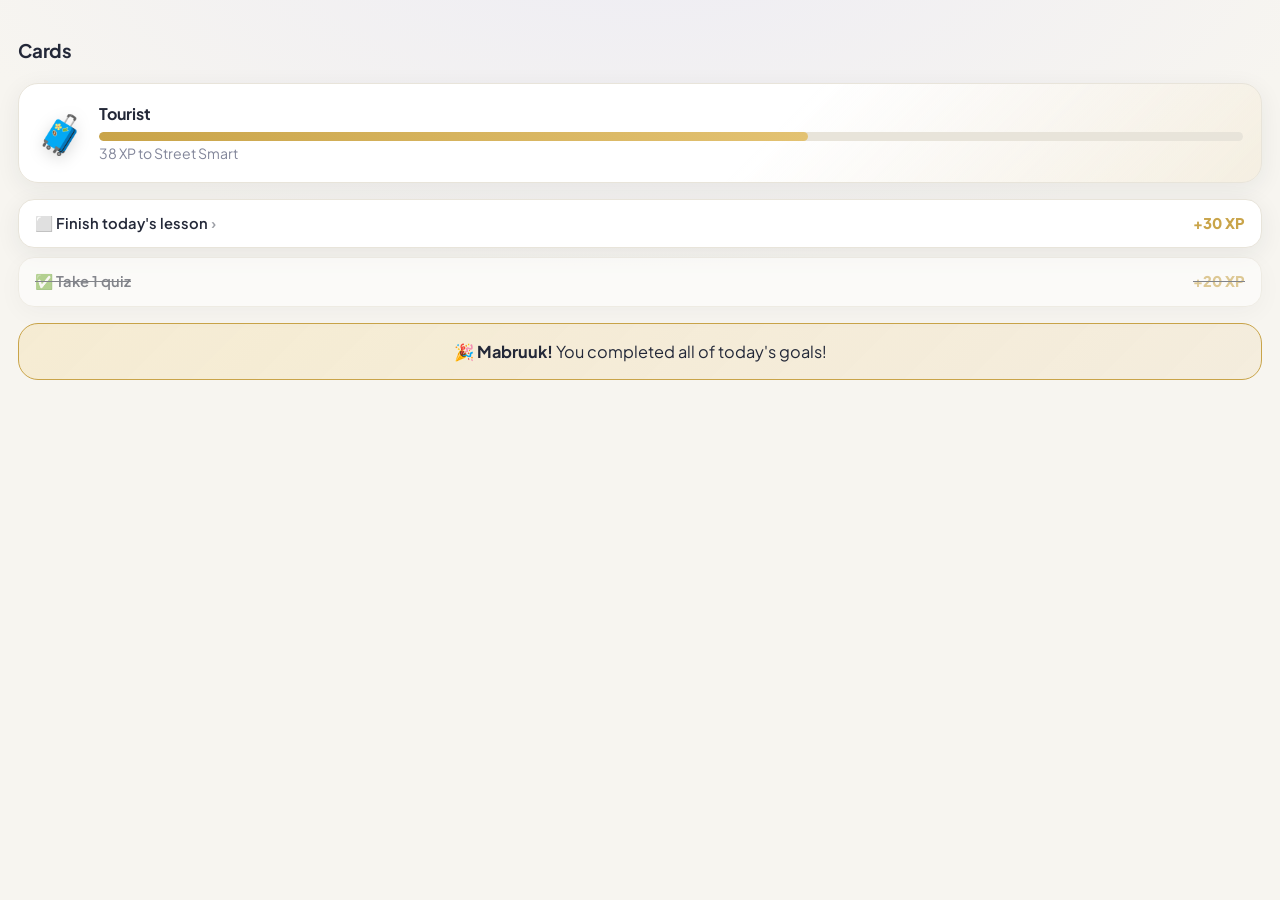
<file: .design/components/cards.html>
<!-- @dsCard group="Components" -->
<!doctype html><html><head><meta charset="utf-8"><meta name="viewport" content="width=device-width,initial-scale=1">
<style>/* Saudi Survival — modern, elegant, mobile-first */
@import url('https://fonts.googleapis.com/css2?family=Plus+Jakarta+Sans:wght@400;600;700;800&display=swap');

:root {
  /* Gece laciverti + altın: sofistike, sıcak, premium */
  --bg: #f7f5f0;
  --bg-grad: radial-gradient(1200px 600px at 50% -10%, #edecf4 0%, #f7f5f0 60%);
  --kart: #ffffff;
  --kart-cam: rgba(255,255,255,.8);
  --metin: #232838;
  --gri: #82869a;
  --yesil: #2e3a5c;       /* ana renk: gece laciverti */
  --yesil-2: #4a5b94;     /* açık lacivert */
  --yesil-koyu: #222c47;
  --altin: #c9a449;
  --altin-2: #e3c272;
  --kirmizi: #c96f5d;     /* terrakota */
  --mavi: #5d74a8;
  --cizgi: #e8e4da;
  --radius: 20px;
  --golge: 0 6px 24px rgba(35, 40, 56, .07);
  --golge-buyuk: 0 12px 40px rgba(35, 40, 56, .13);
}
body.karanlik {
  --bg: #12151f;
  --bg-grad: radial-gradient(1200px 600px at 50% -10%, #1a2030 0%, #12151f 60%);
  --kart: #1c2230;
  --kart-cam: rgba(28, 34, 48, .85);
  --metin: #e9e7df;
  --gri: #9aa0b5;
  --yesil: #5d74a8;
  --yesil-2: #7a90c4;
  --cizgi: #2a3245;
  --golge: 0 6px 24px rgba(0,0,0,.35);
  --golge-buyuk: 0 12px 40px rgba(0,0,0,.55);
}

* { box-sizing: border-box; -webkit-tap-highlight-color: transparent; }
html { -webkit-text-size-adjust: 100%; }
body {
  margin: 0;
  font-family: "Plus Jakarta Sans", -apple-system, BlinkMacSystemFont, "Segoe UI", Roboto, sans-serif;
  background: var(--bg);
  background-image: var(--bg-grad);
  background-attachment: fixed;
  color: var(--metin);
  padding-bottom: 84px;
  line-height: 1.45;
}

h2 { font-weight: 800; letter-spacing: -.02em; }
h3 { font-weight: 700; letter-spacing: -.01em; }

/* ---------- Header ---------- */
header {
  background: linear-gradient(120deg, #222c47 0%, #2e3a5c 55%, #3a477a 100%);
  color: #fff;
  padding: 12px 16px;
  padding-top: max(12px, env(safe-area-inset-top));
  position: sticky;
  top: 0;
  z-index: 10;
  box-shadow: 0 4px 24px rgba(34, 44, 71, .35);
}
.header-inner {
  max-width: 860px;
  margin: 0 auto;
  display: flex;
  justify-content: space-between;
  align-items: center;
  gap: 6px;
  min-width: 0;
}
header h1 {
  font-size: 1rem; margin: 0; white-space: nowrap;
  font-weight: 800; letter-spacing: -.02em;
  min-width: 0; overflow: hidden; text-overflow: ellipsis; flex-shrink: 1;
}
.header-stats { display: flex; gap: 4px; align-items: center; font-weight: 700; flex-shrink: 0; }
.header-stats span {
  background: rgba(255,255,255,.16);
  border: 1px solid rgba(255,255,255,.18);
  padding: 3px 7px; border-radius: 999px; font-size: .72rem; white-space: nowrap;
}
#dilBtn {
  background: rgba(255,255,255,.28); border: none; border-radius: 999px;
  padding: 4px 9px; font-size: .72rem; font-weight: 800; color: #fff;
  cursor: pointer; font-family: inherit; flex-shrink: 0;
}
#settingsBtn { background: none; border: none; font-size: 1.15rem; cursor: pointer; padding: 0 2px; flex-shrink: 0; }

/* ---------- Alt navigasyon ---------- */
nav#tabs {
  position: fixed;
  bottom: 10px; left: 10px; right: 10px;
  display: flex;
  background: var(--kart-cam);
  backdrop-filter: blur(16px);
  -webkit-backdrop-filter: blur(16px);
  border: 1px solid var(--cizgi);
  border-radius: 24px;
  z-index: 20;
  padding: 4px;
  padding-bottom: max(4px, env(safe-area-inset-bottom));
  box-shadow: var(--golge-buyuk);
  max-width: 840px;
  margin: 0 auto;
}
.tab {
  flex: 1;
  display: flex;
  flex-direction: column;
  align-items: center;
  gap: 2px;
  padding: 10px 2px 9px;
  border: none;
  background: none;
  font-size: .74rem;
  font-weight: 700;
  font-family: inherit;
  cursor: pointer;
  color: var(--gri);
  border-radius: 18px;
  transition: all .2s;
  min-width: 0;
}
.tab em { font-style: normal; max-width: 100%; overflow: hidden; text-overflow: ellipsis; }
.tab span { font-size: 1.5rem; line-height: 1.1; transition: transform .2s; }
.tab.active {
  color: #fff;
  font-weight: 800;
  background: linear-gradient(135deg, var(--yesil), var(--yesil-2));
  box-shadow: 0 4px 14px rgba(46, 58, 92, .45);
}
.tab.active span { transform: scale(1.12); }

main { max-width: 860px; margin: 0 auto; padding: 16px 16px 28px; }
.panel { display: none; }
.panel.active { display: block; animation: fadeIn .3s cubic-bezier(.2,.8,.3,1); }
@keyframes fadeIn { from { opacity: 0; transform: translateY(10px);} to { opacity: 1; transform: none;} }

/* ---------- Kartlar ---------- */
.card {
  background: var(--kart);
  border: 1px solid var(--cizgi);
  border-radius: var(--radius);
  box-shadow: var(--golge);
  padding: 18px;
  margin: 12px 0;
}

.seviye-karti {
  display: flex; align-items: center; gap: 14px;
  background: linear-gradient(135deg, var(--kart) 60%, rgba(217,164,50,.08));
}
.seviye-karti .buyuk-ikon { font-size: 2.4rem; filter: drop-shadow(0 4px 8px rgba(0,0,0,.15)); }
.seviye-bar { height: 9px; background: var(--cizgi); border-radius: 6px; overflow: hidden; margin-top: 7px; }
.seviye-bar > div {
  height: 100%;
  background: linear-gradient(90deg, var(--altin), var(--altin-2));
  border-radius: 6px;
  transition: width .6s cubic-bezier(.2,.8,.3,1);
}

/* ---------- Hedefler ---------- */
.hedef-listesi { list-style: none; padding: 0; }
.hedef-listesi li {
  background: var(--kart);
  border: 1px solid var(--cizgi);
  border-radius: 16px;
  box-shadow: var(--golge);
  padding: 13px 16px;
  margin: 9px 0;
  display: flex;
  justify-content: space-between;
  align-items: center;
  gap: 8px;
  font-weight: 600;
  font-size: .92rem;
}
.hedef-listesi li.tamam { opacity: .55; text-decoration: line-through; }
.hedef-listesi .xp { color: var(--altin); font-weight: 800; white-space: nowrap; }

.kutla {
  background: linear-gradient(135deg, rgba(242,193,78,.18), rgba(217,164,50,.1));
  border: 1.5px solid var(--altin);
  border-radius: var(--radius);
  padding: 16px;
  text-align: center;
  margin: 12px 0;
  font-size: 1.02rem;
}

/* ---------- Kelime kartları ---------- */
.kelime-kart { border-bottom: 1px solid var(--cizgi); padding: 13px 2px; }
.kelime-kart:last-child { border-bottom: none; }
.kelime-ust { display: flex; align-items: center; justify-content: space-between; gap: 8px; }
.okunus { font-size: 1.18rem; font-weight: 800; color: var(--yesil); letter-spacing: -.01em; }
body.karanlik .okunus { color: #9fb2e8; }
.anlam { color: var(--gri); font-size: .95rem; }
.arapca-yazi { font-size: 1.25rem; color: #ab9a73; direction: rtl; }
body:not(.arapca-acik) .arapca-yazi { display: none; }
.kelime-btnler { display: flex; gap: 8px; flex-shrink: 0; }

/* ---------- Butonlar ---------- */
.btn {
  border: none;
  border-radius: 14px;
  padding: 11px 16px;
  font-size: .95rem;
  font-weight: 700;
  font-family: inherit;
  cursor: pointer;
  background: var(--cizgi);
  color: var(--metin);
  transition: transform .12s, box-shadow .2s, filter .2s;
}
.btn:active { transform: scale(.95); }
.btn.primary {
  background: linear-gradient(135deg, var(--yesil), var(--yesil-2));
  color: #fff;
  box-shadow: 0 6px 18px rgba(46, 58, 92, .35);
}
.btn.primary:active { filter: brightness(.94); }
.btn.ses { background: rgba(93, 116, 168, .14); color: var(--mavi); }
.btn.mic { background: rgba(201, 111, 93, .14); color: var(--kirmizi); }
.kelime-btnler .btn { padding: 12px 15px; font-size: 1.1rem; min-width: 48px; }
.btn.mic.dinliyor {
  background: linear-gradient(135deg, var(--kirmizi), #e3776b);
  color: #fff;
  animation: pulse 1s infinite;
  box-shadow: 0 0 0 6px rgba(208, 90, 78, .18);
}
.btn.danger { background: linear-gradient(135deg, var(--kirmizi), #e3776b); color: #fff; }
.btn.yon { border-radius: 999px; font-size: .88rem; }
.btn.yon.active {
  background: linear-gradient(135deg, var(--yesil), var(--yesil-2));
  color: #fff;
  box-shadow: 0 4px 14px rgba(46, 58, 92, .35);
}
.btn.geri { margin-bottom: 10px; background: transparent; border: 1.5px solid var(--cizgi); }
@keyframes pulse { 50% { opacity: .65; } }

.dinleme-durum {
  margin-top: 10px;
  padding: 12px 16px;
  border-radius: 14px;
  background: linear-gradient(135deg, rgba(242,193,78,.22), rgba(217,164,50,.12));
  border: 1.5px solid var(--altin);
  font-weight: 700;
  animation: pulse 1.2s infinite;
}
.duyulan { font-style: italic; color: var(--gri); margin-top: 6px; font-size: .88rem; font-weight: 400; }

select {
  width: 100%;
  padding: 13px 14px;
  border-radius: 14px;
  border: 1.5px solid var(--cizgi);
  font-size: .98rem;
  font-family: inherit;
  font-weight: 600;
  background: var(--kart);
  color: var(--metin);
  margin-bottom: 8px;
  appearance: none;
  background-image: url("data:image/svg+xml,%3Csvg xmlns='http://www.w3.org/2000/svg' width='14' height='9'%3E%3Cpath d='M1 1l6 6 6-6' stroke='%237d8783' stroke-width='2' fill='none' stroke-linecap='round'/%3E%3C/svg%3E");
  background-repeat: no-repeat;
  background-position: right 14px center;
  padding-right: 38px; /* ok ikonu metinle çakışmasın */
  overflow: hidden; text-overflow: ellipsis; white-space: nowrap;
}

/* ---------- Mod kartları ---------- */
.mod-izgara { display: grid; grid-template-columns: 1fr 1fr; gap: 12px; margin-top: 12px; }
.mod-kart {
  background: var(--kart);
  border: 1px solid var(--cizgi);
  border-radius: var(--radius);
  box-shadow: var(--golge);
  padding: 18px 10px;
  cursor: pointer;
  display: flex;
  flex-direction: column;
  align-items: center;
  gap: 4px;
  color: var(--metin);
  font-size: .95rem;
  font-family: inherit;
  transition: transform .15s, box-shadow .2s;
}
.mod-kart small { color: var(--gri); font-size: .78rem; font-weight: 500; }
.mod-ikon { font-size: 2rem; filter: drop-shadow(0 3px 6px rgba(0,0,0,.12)); }
.mod-kart:active { transform: scale(.96); }

/* ---------- Quiz ---------- */
.quiz-soru { font-size: 1.4rem; font-weight: 800; text-align: center; margin: 14px 0; color: var(--yesil); letter-spacing: -.01em; }
body.karanlik .quiz-soru { color: #9fb2e8; }
.quiz-secenekler { display: grid; gap: 10px; }
.quiz-secenek {
  background: var(--kart);
  border: 1.5px solid var(--cizgi);
  border-radius: 16px;
  padding: 15px;
  font-size: .98rem;
  font-weight: 600;
  font-family: inherit;
  cursor: pointer;
  text-align: left;
  color: var(--metin);
  transition: transform .12s, border-color .2s;
}
.quiz-secenek:active { transform: scale(.98); }
.quiz-secenek.dogru { border-color: var(--yesil-2); background: rgba(20, 176, 138, .12); }
.quiz-secenek.yanlis { border-color: var(--kirmizi); background: rgba(208, 90, 78, .12); }
.quiz-ilerleme { text-align: center; color: var(--gri); margin-bottom: 8px; font-weight: 600; font-size: .85rem; }
.skor-genis { font-size: 2.4rem; text-align: center; margin: 16px 0; font-weight: 800; }

/* ---------- Eşleştirme ---------- */
.esl-izgara { display: grid; grid-template-columns: 1fr 1fr; gap: 9px; }
.esl-kart {
  border: 1.5px solid var(--cizgi);
  background: var(--kart);
  color: var(--metin);
  border-radius: 14px;
  padding: 13px 8px;
  font-size: .9rem;
  font-weight: 600;
  font-family: inherit;
  cursor: pointer;
  min-height: 58px;
  box-shadow: var(--golge);
  transition: transform .12s, border-color .15s;
}
.esl-kart.secili { border-color: var(--altin); background: rgba(242,193,78,.16); transform: scale(1.03); }
.esl-kart.eslesti { border-color: var(--yesil-2); background: rgba(74,91,148,.12); opacity: .45; pointer-events: none; }
.esl-kart.hata { border-color: var(--kirmizi); animation: salla .3s; }
@keyframes salla { 25% { transform: translateX(-5px);} 75% { transform: translateX(5px);} }

/* ---------- Flashcard ---------- */
.fkart { perspective: 1000px; margin: 14px auto; max-width: 420px; height: 210px; cursor: pointer; }
.fkart-ic { position: relative; width: 100%; height: 100%; transition: transform .55s cubic-bezier(.3,.9,.3,1); transform-style: preserve-3d; }
.fkart.acik .fkart-ic { transform: rotateY(180deg); }
.fkart-yuz {
  position: absolute; inset: 0;
  backface-visibility: hidden;
  background: var(--kart);
  border: 1px solid var(--cizgi);
  border-radius: 22px;
  box-shadow: var(--golge-buyuk);
  display: flex; flex-direction: column; align-items: center; justify-content: center;
  gap: 8px; padding: 18px; text-align: center;
}
.fkart-arka { transform: rotateY(180deg); border: 2px solid var(--yesil-2); }
.fkart-btnler { display: flex; gap: 10px; justify-content: center; margin-top: 12px; }

/* ---------- Diyalog ---------- */
.diyalog-balon { display: flex; margin: 9px 0; }
.diyalog-balon.app { justify-content: flex-start; }
.diyalog-balon.sen { justify-content: flex-end; }
.balon {
  max-width: 84%;
  padding: 11px 15px;
  border-radius: 20px;
  box-shadow: var(--golge);
  cursor: pointer;
}
.diyalog-balon.app .balon { background: var(--kart); border: 1px solid var(--cizgi); border-bottom-left-radius: 6px; }
.diyalog-balon.sen .balon {
  background: linear-gradient(135deg, rgba(74,91,148,.14), rgba(46,58,92,.08));
  border: 1px solid rgba(74,91,148,.35);
  border-bottom-right-radius: 6px;
}
.balon .kisi { font-size: .68rem; color: var(--gri); font-weight: 800; text-transform: uppercase; letter-spacing: .04em; }
.balon .okunus { font-size: 1.02rem; }
.balon .anlam { font-size: .83rem; }
.diyalog-sira {
  position: sticky; bottom: 88px;
  background: var(--kart);
  border: 1.5px solid var(--altin);
  border-radius: var(--radius);
  padding: 14px;
  margin-top: 14px;
  box-shadow: var(--golge-buyuk);
}

/* ---------- Cep Rehberi ---------- */
.rehber-kategori h3 { margin: 18px 0 6px; }
.rehber-satir { display: flex; gap: 8px; align-items: stretch; }
.rehber-satir .rehber-ifade { flex: 1; min-width: 0; }
.rehber-alt { flex-shrink: 0; margin: 7px 0; }
.rehber-ekstra { margin: 0 0 4px; }
.rehber-ifade {
  width: 100%;
  display: flex; justify-content: space-between; align-items: center; gap: 10px;
  background: var(--kart);
  border: 1px solid var(--cizgi);
  border-radius: 16px;
  box-shadow: var(--golge);
  padding: 13px 15px;
  margin: 7px 0;
  cursor: pointer;
  text-align: left;
  color: var(--metin);
  font-size: 1rem;
  font-family: inherit;
  transition: transform .12s;
}
.rehber-ifade:active { transform: scale(.98); border-color: var(--altin); }
.rehber-ifade .hoparlor { font-size: 1.35rem; flex-shrink: 0; }

/* ---------- Çevirmen ---------- */
.cevirmen-yon { display: flex; gap: 8px; margin-bottom: 12px; }
.cevirmen-girdi textarea {
  width: 100%;
  border-radius: var(--radius);
  border: 1.5px solid var(--cizgi);
  padding: 14px;
  font-size: 1rem;
  resize: vertical;
  font-family: inherit;
  background: var(--kart);
  color: var(--metin);
  box-shadow: var(--golge);
}
.cevirmen-girdi textarea:focus { outline: 2px solid var(--yesil-2); border-color: transparent; }
.cevirmen-btnler { display: flex; gap: 10px; margin-top: 10px; }
.cevirmen-btnler .btn { flex: 1; }
.ceviri-card .buyuk-metin { font-size: 1.35rem; font-weight: 800; margin: 6px 0; letter-spacing: -.01em; }
.ceviri-etiket { color: var(--gri); font-size: .8rem; font-weight: 700; text-transform: uppercase; letter-spacing: .05em; }
.okunus-not { color: var(--gri); font-size: .78rem; }
.ceviri-card .arapca-yazi { display: block !important; opacity: .8; }
body:not(.arapca-acik) .ceviri-card .arapca-yazi { display: none !important; }

/* ---------- Ajanda ---------- */
.genel-ilerleme { display: flex; align-items: center; gap: 12px; margin-bottom: 16px; }
.bar { flex: 1; height: 14px; background: var(--cizgi); border-radius: 8px; overflow: hidden; }
.bar-dolu {
  height: 100%;
  background: linear-gradient(90deg, var(--yesil), var(--yesil-2), var(--altin-2));
  width: 0;
  border-radius: 8px;
  transition: width .6s cubic-bezier(.2,.8,.3,1);
}
#genelYuzde { font-weight: 800; }

.hafta-kart { margin-bottom: 12px; }
.hafta-baslik { display: flex; justify-content: space-between; align-items: center; }
.hafta-baslik h3 { margin: 0; font-size: 1.02rem; }
.hafta-yuzde { font-weight: 800; color: var(--yesil); }
body.karanlik .hafta-yuzde { color: #9fb2e8; }
.ders-satir {
  display: flex; justify-content: space-between; align-items: center; gap: 6px;
  padding: 9px 0; border-bottom: 1px dashed var(--cizgi);
  font-size: .92rem;
}
.ders-satir:last-child { border-bottom: none; }
.ders-satir button { font-size: .78rem; padding: 6px 12px; flex-shrink: 0; }

.rozetler { display: flex; flex-wrap: wrap; gap: 10px; }
.rozet {
  background: var(--kart);
  border: 1px solid var(--cizgi);
  border-radius: 16px;
  box-shadow: var(--golge);
  padding: 12px;
  text-align: center;
  min-width: 86px;
  flex: 1;
}
.rozet.kilitli { opacity: .3; filter: grayscale(1); }
.rozet .ikon { font-size: 1.6rem; filter: drop-shadow(0 3px 6px rgba(0,0,0,.15)); }
.rozet .ad { font-size: .7rem; color: var(--gri); font-weight: 700; margin-top: 2px; }

/* ---------- Telaffuz sonuçları ---------- */
.telaffuz-sonuc { border-radius: 14px; padding: 13px; margin-top: 10px; font-size: .92rem; }
.telaffuz-sonuc.iyi { background: rgba(94,150,108,.16); border: 1.5px solid var(--yesil-2); }
.telaffuz-sonuc.orta { background: rgba(242,193,78,.14); border: 1.5px solid var(--altin); }
.telaffuz-sonuc.kotu { background: rgba(208,90,78,.1); border: 1.5px solid var(--kirmizi); }

.ipucu { color: var(--gri); font-size: .88rem; }
.hidden { display: none !important; }

/* ---------- Dialog & toast ---------- */
dialog {
  border: 1px solid var(--cizgi);
  border-radius: 24px;
  box-shadow: var(--golge-buyuk);
  padding: 22px;
  max-width: 380px;
  width: 90%;
  background: var(--kart);
  color: var(--metin);
  font-family: inherit;
}
dialog::backdrop { background: rgba(10, 20, 16, .5); backdrop-filter: blur(4px); }
.ayar-satir { display: flex; align-items: center; gap: 10px; margin: 14px 0; flex-wrap: wrap; font-weight: 600; }
.ayar-btnler { display: flex; justify-content: space-between; margin-top: 16px; gap: 8px; }

#toast {
  position: fixed; bottom: 96px; left: 50%; transform: translateX(-50%);
  background: rgba(28, 36, 33, .94);
  backdrop-filter: blur(8px);
  color: #fff;
  padding: 12px 20px;
  border-radius: 999px;
  z-index: 100;
  box-shadow: var(--golge-buyuk);
  max-width: 92%;
  text-align: center;
  font-weight: 600;
  font-size: .9rem;
  animation: toastGir .25s cubic-bezier(.2,.8,.3,1);
}
@keyframes toastGir { from { opacity: 0; transform: translate(-50%, 12px);} to { opacity: 1; transform: translate(-50%, 0);} }

/* ---------- Aktivite takvimi & hız turu ---------- */
.takvim { display: grid; grid-template-columns: repeat(14, 1fr); gap: 5px; }
.takvim-gun { aspect-ratio: 1; border-radius: 5px; background: var(--cizgi); }
.takvim-gun.s1 { background: #cfd6ea; }
.takvim-gun.s2 { background: #7a90c4; }
.takvim-gun.s3 { background: var(--yesil); box-shadow: 0 0 6px rgba(74,91,148,.5); }

.sure-bar { height: 10px; background: var(--cizgi); border-radius: 6px; overflow: hidden; margin-bottom: 10px; }
.sure-bar > div { height: 100%; background: linear-gradient(90deg, var(--kirmizi), var(--altin-2)); transition: width 1s linear; border-radius: 6px; }

#konfeti { position: fixed; inset: 0; pointer-events: none; z-index: 99; overflow: hidden; }
.konfeti-parca { position: absolute; top: -30px; font-size: 1.5rem; animation: dus 2.6s ease-in forwards; }
@keyframes dus { to { transform: translateY(110vh) rotate(540deg); opacity: .2; } }

@media (min-width: 700px) {
  header h1 { font-size: 1.4rem; }
  .tab { font-size: .78rem; }
  .mod-izgara { grid-template-columns: repeat(4, 1fr); }
  #panel-konusma .mod-izgara { grid-template-columns: 1fr 1fr; }
  .esl-izgara { grid-template-columns: repeat(4, 1fr); }
}

/* ---------- Üst bar istatistik grubu ---------- */
#statOzet {
  background: rgba(255,255,255,.28); border: none; border-radius: 999px;
  padding: 4px 10px; font-size: .78rem; font-weight: 800; color: #fff;
  cursor: pointer; font-family: inherit; flex-shrink: 0; white-space: nowrap;
}
.stat-popover {
  position: absolute; right: 12px; top: calc(100% + 8px);
  background: var(--kart); color: var(--metin);
  border: 1px solid var(--cizgi); border-radius: 16px;
  box-shadow: var(--golge-buyuk); padding: 6px 14px; min-width: 200px; z-index: 40;
  animation: fadeIn .2s;
}
.stat-satir {
  display: flex; justify-content: space-between; gap: 14px;
  padding: 8px 0; border-bottom: 1px dashed var(--cizgi); font-size: .9rem;
}
.stat-satir:last-child { border-bottom: none; }

/* ---------- Canlı Tercüman ---------- */
.canli-btnler { display: grid; grid-template-columns: 1fr 1fr; gap: 10px; margin: 12px 0; }
.canli-btnler .btn { padding: 18px 10px; font-size: 1rem; border-radius: 18px; }
#canliLog { margin-top: 8px; }

body{padding:18px;min-height:auto}
</style></head>
<body>
<h3>Cards</h3>
<div class="card seviye-karti">
  <div class="buyuk-ikon">🧳</div>
  <div style="flex:1"><b>Tourist</b>
    <div class="seviye-bar"><div style="width:62%"></div></div>
    <small class="ipucu">38 XP to Street Smart</small></div>
</div>
<ul class="hedef-listesi">
  <li><span>⬜ Finish today's lesson <span style="opacity:.45">›</span></span><span class="xp">+30 XP</span></li>
  <li class="tamam"><span>✅ Take 1 quiz</span><span class="xp">+20 XP</span></li>
</ul>
<div class="kutla">🎉 <b>Mabruuk!</b> You completed all of today's goals!</div></body></html>
</file>
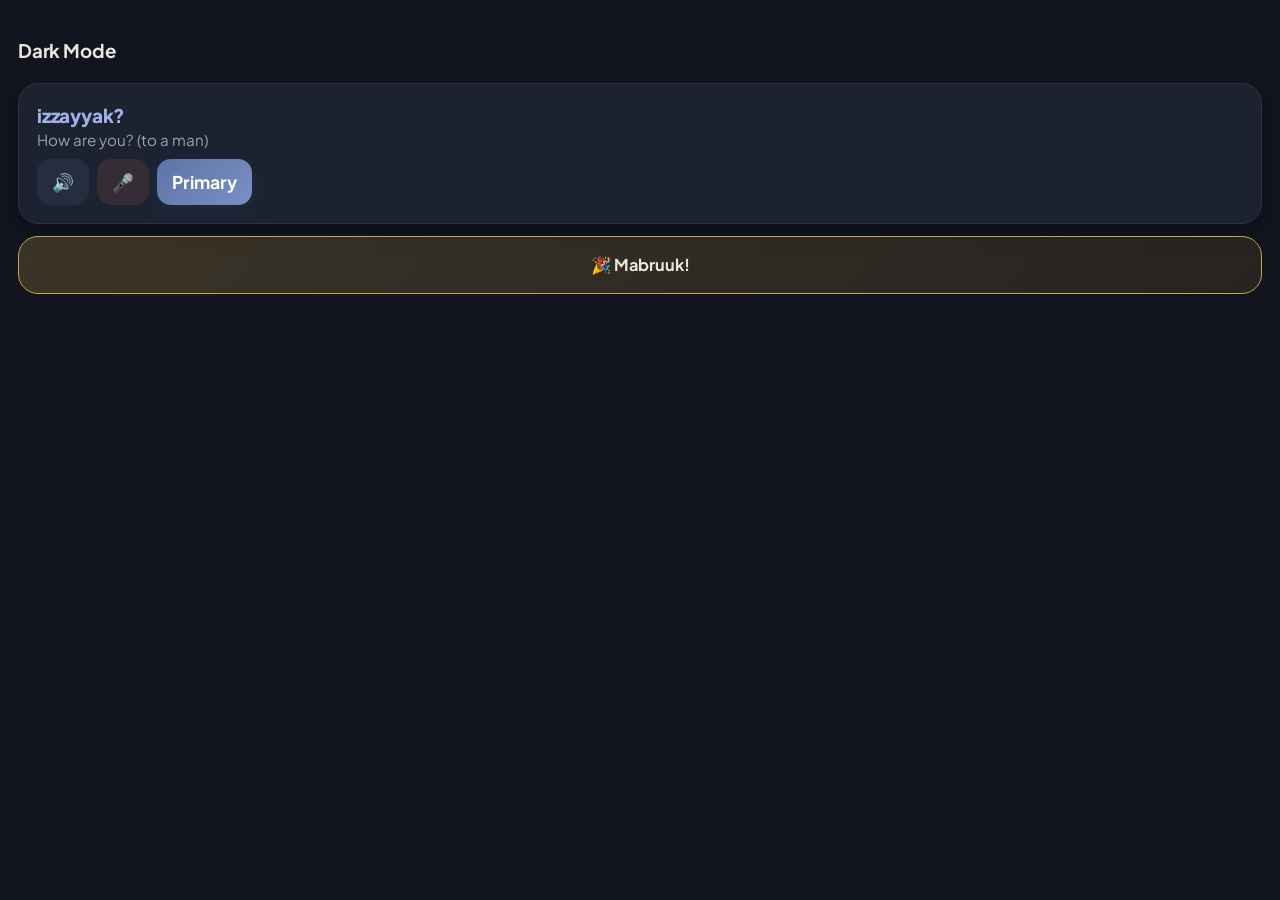
<file: .design/components/dark-mode.html>
<!-- @dsCard group="Components" -->
<!doctype html><html><head><meta charset="utf-8"><meta name="viewport" content="width=device-width,initial-scale=1">
<style>/* Saudi Survival — modern, elegant, mobile-first */
@import url('https://fonts.googleapis.com/css2?family=Plus+Jakarta+Sans:wght@400;600;700;800&display=swap');

:root {
  /* Gece laciverti + altın: sofistike, sıcak, premium */
  --bg: #f7f5f0;
  --bg-grad: radial-gradient(1200px 600px at 50% -10%, #edecf4 0%, #f7f5f0 60%);
  --kart: #ffffff;
  --kart-cam: rgba(255,255,255,.8);
  --metin: #232838;
  --gri: #82869a;
  --yesil: #2e3a5c;       /* ana renk: gece laciverti */
  --yesil-2: #4a5b94;     /* açık lacivert */
  --yesil-koyu: #222c47;
  --altin: #c9a449;
  --altin-2: #e3c272;
  --kirmizi: #c96f5d;     /* terrakota */
  --mavi: #5d74a8;
  --cizgi: #e8e4da;
  --radius: 20px;
  --golge: 0 6px 24px rgba(35, 40, 56, .07);
  --golge-buyuk: 0 12px 40px rgba(35, 40, 56, .13);
}
body.karanlik {
  --bg: #12151f;
  --bg-grad: radial-gradient(1200px 600px at 50% -10%, #1a2030 0%, #12151f 60%);
  --kart: #1c2230;
  --kart-cam: rgba(28, 34, 48, .85);
  --metin: #e9e7df;
  --gri: #9aa0b5;
  --yesil: #5d74a8;
  --yesil-2: #7a90c4;
  --cizgi: #2a3245;
  --golge: 0 6px 24px rgba(0,0,0,.35);
  --golge-buyuk: 0 12px 40px rgba(0,0,0,.55);
}

* { box-sizing: border-box; -webkit-tap-highlight-color: transparent; }
html { -webkit-text-size-adjust: 100%; }
body {
  margin: 0;
  font-family: "Plus Jakarta Sans", -apple-system, BlinkMacSystemFont, "Segoe UI", Roboto, sans-serif;
  background: var(--bg);
  background-image: var(--bg-grad);
  background-attachment: fixed;
  color: var(--metin);
  padding-bottom: 84px;
  line-height: 1.45;
}

h2 { font-weight: 800; letter-spacing: -.02em; }
h3 { font-weight: 700; letter-spacing: -.01em; }

/* ---------- Header ---------- */
header {
  background: linear-gradient(120deg, #222c47 0%, #2e3a5c 55%, #3a477a 100%);
  color: #fff;
  padding: 12px 16px;
  padding-top: max(12px, env(safe-area-inset-top));
  position: sticky;
  top: 0;
  z-index: 10;
  box-shadow: 0 4px 24px rgba(34, 44, 71, .35);
}
.header-inner {
  max-width: 860px;
  margin: 0 auto;
  display: flex;
  justify-content: space-between;
  align-items: center;
  gap: 6px;
  min-width: 0;
}
header h1 {
  font-size: 1rem; margin: 0; white-space: nowrap;
  font-weight: 800; letter-spacing: -.02em;
  min-width: 0; overflow: hidden; text-overflow: ellipsis; flex-shrink: 1;
}
.header-stats { display: flex; gap: 4px; align-items: center; font-weight: 700; flex-shrink: 0; }
.header-stats span {
  background: rgba(255,255,255,.16);
  border: 1px solid rgba(255,255,255,.18);
  padding: 3px 7px; border-radius: 999px; font-size: .72rem; white-space: nowrap;
}
#dilBtn {
  background: rgba(255,255,255,.28); border: none; border-radius: 999px;
  padding: 4px 9px; font-size: .72rem; font-weight: 800; color: #fff;
  cursor: pointer; font-family: inherit; flex-shrink: 0;
}
#settingsBtn { background: none; border: none; font-size: 1.15rem; cursor: pointer; padding: 0 2px; flex-shrink: 0; }

/* ---------- Alt navigasyon ---------- */
nav#tabs {
  position: fixed;
  bottom: 10px; left: 10px; right: 10px;
  display: flex;
  background: var(--kart-cam);
  backdrop-filter: blur(16px);
  -webkit-backdrop-filter: blur(16px);
  border: 1px solid var(--cizgi);
  border-radius: 24px;
  z-index: 20;
  padding: 4px;
  padding-bottom: max(4px, env(safe-area-inset-bottom));
  box-shadow: var(--golge-buyuk);
  max-width: 840px;
  margin: 0 auto;
}
.tab {
  flex: 1;
  display: flex;
  flex-direction: column;
  align-items: center;
  gap: 2px;
  padding: 10px 2px 9px;
  border: none;
  background: none;
  font-size: .74rem;
  font-weight: 700;
  font-family: inherit;
  cursor: pointer;
  color: var(--gri);
  border-radius: 18px;
  transition: all .2s;
  min-width: 0;
}
.tab em { font-style: normal; max-width: 100%; overflow: hidden; text-overflow: ellipsis; }
.tab span { font-size: 1.5rem; line-height: 1.1; transition: transform .2s; }
.tab.active {
  color: #fff;
  font-weight: 800;
  background: linear-gradient(135deg, var(--yesil), var(--yesil-2));
  box-shadow: 0 4px 14px rgba(46, 58, 92, .45);
}
.tab.active span { transform: scale(1.12); }

main { max-width: 860px; margin: 0 auto; padding: 16px 16px 28px; }
.panel { display: none; }
.panel.active { display: block; animation: fadeIn .3s cubic-bezier(.2,.8,.3,1); }
@keyframes fadeIn { from { opacity: 0; transform: translateY(10px);} to { opacity: 1; transform: none;} }

/* ---------- Kartlar ---------- */
.card {
  background: var(--kart);
  border: 1px solid var(--cizgi);
  border-radius: var(--radius);
  box-shadow: var(--golge);
  padding: 18px;
  margin: 12px 0;
}

.seviye-karti {
  display: flex; align-items: center; gap: 14px;
  background: linear-gradient(135deg, var(--kart) 60%, rgba(217,164,50,.08));
}
.seviye-karti .buyuk-ikon { font-size: 2.4rem; filter: drop-shadow(0 4px 8px rgba(0,0,0,.15)); }
.seviye-bar { height: 9px; background: var(--cizgi); border-radius: 6px; overflow: hidden; margin-top: 7px; }
.seviye-bar > div {
  height: 100%;
  background: linear-gradient(90deg, var(--altin), var(--altin-2));
  border-radius: 6px;
  transition: width .6s cubic-bezier(.2,.8,.3,1);
}

/* ---------- Hedefler ---------- */
.hedef-listesi { list-style: none; padding: 0; }
.hedef-listesi li {
  background: var(--kart);
  border: 1px solid var(--cizgi);
  border-radius: 16px;
  box-shadow: var(--golge);
  padding: 13px 16px;
  margin: 9px 0;
  display: flex;
  justify-content: space-between;
  align-items: center;
  gap: 8px;
  font-weight: 600;
  font-size: .92rem;
}
.hedef-listesi li.tamam { opacity: .55; text-decoration: line-through; }
.hedef-listesi .xp { color: var(--altin); font-weight: 800; white-space: nowrap; }

.kutla {
  background: linear-gradient(135deg, rgba(242,193,78,.18), rgba(217,164,50,.1));
  border: 1.5px solid var(--altin);
  border-radius: var(--radius);
  padding: 16px;
  text-align: center;
  margin: 12px 0;
  font-size: 1.02rem;
}

/* ---------- Kelime kartları ---------- */
.kelime-kart { border-bottom: 1px solid var(--cizgi); padding: 13px 2px; }
.kelime-kart:last-child { border-bottom: none; }
.kelime-ust { display: flex; align-items: center; justify-content: space-between; gap: 8px; }
.okunus { font-size: 1.18rem; font-weight: 800; color: var(--yesil); letter-spacing: -.01em; }
body.karanlik .okunus { color: #9fb2e8; }
.anlam { color: var(--gri); font-size: .95rem; }
.arapca-yazi { font-size: 1.25rem; color: #ab9a73; direction: rtl; }
body:not(.arapca-acik) .arapca-yazi { display: none; }
.kelime-btnler { display: flex; gap: 8px; flex-shrink: 0; }

/* ---------- Butonlar ---------- */
.btn {
  border: none;
  border-radius: 14px;
  padding: 11px 16px;
  font-size: .95rem;
  font-weight: 700;
  font-family: inherit;
  cursor: pointer;
  background: var(--cizgi);
  color: var(--metin);
  transition: transform .12s, box-shadow .2s, filter .2s;
}
.btn:active { transform: scale(.95); }
.btn.primary {
  background: linear-gradient(135deg, var(--yesil), var(--yesil-2));
  color: #fff;
  box-shadow: 0 6px 18px rgba(46, 58, 92, .35);
}
.btn.primary:active { filter: brightness(.94); }
.btn.ses { background: rgba(93, 116, 168, .14); color: var(--mavi); }
.btn.mic { background: rgba(201, 111, 93, .14); color: var(--kirmizi); }
.kelime-btnler .btn { padding: 12px 15px; font-size: 1.1rem; min-width: 48px; }
.btn.mic.dinliyor {
  background: linear-gradient(135deg, var(--kirmizi), #e3776b);
  color: #fff;
  animation: pulse 1s infinite;
  box-shadow: 0 0 0 6px rgba(208, 90, 78, .18);
}
.btn.danger { background: linear-gradient(135deg, var(--kirmizi), #e3776b); color: #fff; }
.btn.yon { border-radius: 999px; font-size: .88rem; }
.btn.yon.active {
  background: linear-gradient(135deg, var(--yesil), var(--yesil-2));
  color: #fff;
  box-shadow: 0 4px 14px rgba(46, 58, 92, .35);
}
.btn.geri { margin-bottom: 10px; background: transparent; border: 1.5px solid var(--cizgi); }
@keyframes pulse { 50% { opacity: .65; } }

.dinleme-durum {
  margin-top: 10px;
  padding: 12px 16px;
  border-radius: 14px;
  background: linear-gradient(135deg, rgba(242,193,78,.22), rgba(217,164,50,.12));
  border: 1.5px solid var(--altin);
  font-weight: 700;
  animation: pulse 1.2s infinite;
}
.duyulan { font-style: italic; color: var(--gri); margin-top: 6px; font-size: .88rem; font-weight: 400; }

select {
  width: 100%;
  padding: 13px 14px;
  border-radius: 14px;
  border: 1.5px solid var(--cizgi);
  font-size: .98rem;
  font-family: inherit;
  font-weight: 600;
  background: var(--kart);
  color: var(--metin);
  margin-bottom: 8px;
  appearance: none;
  background-image: url("data:image/svg+xml,%3Csvg xmlns='http://www.w3.org/2000/svg' width='14' height='9'%3E%3Cpath d='M1 1l6 6 6-6' stroke='%237d8783' stroke-width='2' fill='none' stroke-linecap='round'/%3E%3C/svg%3E");
  background-repeat: no-repeat;
  background-position: right 14px center;
  padding-right: 38px; /* ok ikonu metinle çakışmasın */
  overflow: hidden; text-overflow: ellipsis; white-space: nowrap;
}

/* ---------- Mod kartları ---------- */
.mod-izgara { display: grid; grid-template-columns: 1fr 1fr; gap: 12px; margin-top: 12px; }
.mod-kart {
  background: var(--kart);
  border: 1px solid var(--cizgi);
  border-radius: var(--radius);
  box-shadow: var(--golge);
  padding: 18px 10px;
  cursor: pointer;
  display: flex;
  flex-direction: column;
  align-items: center;
  gap: 4px;
  color: var(--metin);
  font-size: .95rem;
  font-family: inherit;
  transition: transform .15s, box-shadow .2s;
}
.mod-kart small { color: var(--gri); font-size: .78rem; font-weight: 500; }
.mod-ikon { font-size: 2rem; filter: drop-shadow(0 3px 6px rgba(0,0,0,.12)); }
.mod-kart:active { transform: scale(.96); }

/* ---------- Quiz ---------- */
.quiz-soru { font-size: 1.4rem; font-weight: 800; text-align: center; margin: 14px 0; color: var(--yesil); letter-spacing: -.01em; }
body.karanlik .quiz-soru { color: #9fb2e8; }
.quiz-secenekler { display: grid; gap: 10px; }
.quiz-secenek {
  background: var(--kart);
  border: 1.5px solid var(--cizgi);
  border-radius: 16px;
  padding: 15px;
  font-size: .98rem;
  font-weight: 600;
  font-family: inherit;
  cursor: pointer;
  text-align: left;
  color: var(--metin);
  transition: transform .12s, border-color .2s;
}
.quiz-secenek:active { transform: scale(.98); }
.quiz-secenek.dogru { border-color: var(--yesil-2); background: rgba(20, 176, 138, .12); }
.quiz-secenek.yanlis { border-color: var(--kirmizi); background: rgba(208, 90, 78, .12); }
.quiz-ilerleme { text-align: center; color: var(--gri); margin-bottom: 8px; font-weight: 600; font-size: .85rem; }
.skor-genis { font-size: 2.4rem; text-align: center; margin: 16px 0; font-weight: 800; }

/* ---------- Eşleştirme ---------- */
.esl-izgara { display: grid; grid-template-columns: 1fr 1fr; gap: 9px; }
.esl-kart {
  border: 1.5px solid var(--cizgi);
  background: var(--kart);
  color: var(--metin);
  border-radius: 14px;
  padding: 13px 8px;
  font-size: .9rem;
  font-weight: 600;
  font-family: inherit;
  cursor: pointer;
  min-height: 58px;
  box-shadow: var(--golge);
  transition: transform .12s, border-color .15s;
}
.esl-kart.secili { border-color: var(--altin); background: rgba(242,193,78,.16); transform: scale(1.03); }
.esl-kart.eslesti { border-color: var(--yesil-2); background: rgba(74,91,148,.12); opacity: .45; pointer-events: none; }
.esl-kart.hata { border-color: var(--kirmizi); animation: salla .3s; }
@keyframes salla { 25% { transform: translateX(-5px);} 75% { transform: translateX(5px);} }

/* ---------- Flashcard ---------- */
.fkart { perspective: 1000px; margin: 14px auto; max-width: 420px; height: 210px; cursor: pointer; }
.fkart-ic { position: relative; width: 100%; height: 100%; transition: transform .55s cubic-bezier(.3,.9,.3,1); transform-style: preserve-3d; }
.fkart.acik .fkart-ic { transform: rotateY(180deg); }
.fkart-yuz {
  position: absolute; inset: 0;
  backface-visibility: hidden;
  background: var(--kart);
  border: 1px solid var(--cizgi);
  border-radius: 22px;
  box-shadow: var(--golge-buyuk);
  display: flex; flex-direction: column; align-items: center; justify-content: center;
  gap: 8px; padding: 18px; text-align: center;
}
.fkart-arka { transform: rotateY(180deg); border: 2px solid var(--yesil-2); }
.fkart-btnler { display: flex; gap: 10px; justify-content: center; margin-top: 12px; }

/* ---------- Diyalog ---------- */
.diyalog-balon { display: flex; margin: 9px 0; }
.diyalog-balon.app { justify-content: flex-start; }
.diyalog-balon.sen { justify-content: flex-end; }
.balon {
  max-width: 84%;
  padding: 11px 15px;
  border-radius: 20px;
  box-shadow: var(--golge);
  cursor: pointer;
}
.diyalog-balon.app .balon { background: var(--kart); border: 1px solid var(--cizgi); border-bottom-left-radius: 6px; }
.diyalog-balon.sen .balon {
  background: linear-gradient(135deg, rgba(74,91,148,.14), rgba(46,58,92,.08));
  border: 1px solid rgba(74,91,148,.35);
  border-bottom-right-radius: 6px;
}
.balon .kisi { font-size: .68rem; color: var(--gri); font-weight: 800; text-transform: uppercase; letter-spacing: .04em; }
.balon .okunus { font-size: 1.02rem; }
.balon .anlam { font-size: .83rem; }
.diyalog-sira {
  position: sticky; bottom: 88px;
  background: var(--kart);
  border: 1.5px solid var(--altin);
  border-radius: var(--radius);
  padding: 14px;
  margin-top: 14px;
  box-shadow: var(--golge-buyuk);
}

/* ---------- Cep Rehberi ---------- */
.rehber-kategori h3 { margin: 18px 0 6px; }
.rehber-satir { display: flex; gap: 8px; align-items: stretch; }
.rehber-satir .rehber-ifade { flex: 1; min-width: 0; }
.rehber-alt { flex-shrink: 0; margin: 7px 0; }
.rehber-ekstra { margin: 0 0 4px; }
.rehber-ifade {
  width: 100%;
  display: flex; justify-content: space-between; align-items: center; gap: 10px;
  background: var(--kart);
  border: 1px solid var(--cizgi);
  border-radius: 16px;
  box-shadow: var(--golge);
  padding: 13px 15px;
  margin: 7px 0;
  cursor: pointer;
  text-align: left;
  color: var(--metin);
  font-size: 1rem;
  font-family: inherit;
  transition: transform .12s;
}
.rehber-ifade:active { transform: scale(.98); border-color: var(--altin); }
.rehber-ifade .hoparlor { font-size: 1.35rem; flex-shrink: 0; }

/* ---------- Çevirmen ---------- */
.cevirmen-yon { display: flex; gap: 8px; margin-bottom: 12px; }
.cevirmen-girdi textarea {
  width: 100%;
  border-radius: var(--radius);
  border: 1.5px solid var(--cizgi);
  padding: 14px;
  font-size: 1rem;
  resize: vertical;
  font-family: inherit;
  background: var(--kart);
  color: var(--metin);
  box-shadow: var(--golge);
}
.cevirmen-girdi textarea:focus { outline: 2px solid var(--yesil-2); border-color: transparent; }
.cevirmen-btnler { display: flex; gap: 10px; margin-top: 10px; }
.cevirmen-btnler .btn { flex: 1; }
.ceviri-card .buyuk-metin { font-size: 1.35rem; font-weight: 800; margin: 6px 0; letter-spacing: -.01em; }
.ceviri-etiket { color: var(--gri); font-size: .8rem; font-weight: 700; text-transform: uppercase; letter-spacing: .05em; }
.okunus-not { color: var(--gri); font-size: .78rem; }
.ceviri-card .arapca-yazi { display: block !important; opacity: .8; }
body:not(.arapca-acik) .ceviri-card .arapca-yazi { display: none !important; }

/* ---------- Ajanda ---------- */
.genel-ilerleme { display: flex; align-items: center; gap: 12px; margin-bottom: 16px; }
.bar { flex: 1; height: 14px; background: var(--cizgi); border-radius: 8px; overflow: hidden; }
.bar-dolu {
  height: 100%;
  background: linear-gradient(90deg, var(--yesil), var(--yesil-2), var(--altin-2));
  width: 0;
  border-radius: 8px;
  transition: width .6s cubic-bezier(.2,.8,.3,1);
}
#genelYuzde { font-weight: 800; }

.hafta-kart { margin-bottom: 12px; }
.hafta-baslik { display: flex; justify-content: space-between; align-items: center; }
.hafta-baslik h3 { margin: 0; font-size: 1.02rem; }
.hafta-yuzde { font-weight: 800; color: var(--yesil); }
body.karanlik .hafta-yuzde { color: #9fb2e8; }
.ders-satir {
  display: flex; justify-content: space-between; align-items: center; gap: 6px;
  padding: 9px 0; border-bottom: 1px dashed var(--cizgi);
  font-size: .92rem;
}
.ders-satir:last-child { border-bottom: none; }
.ders-satir button { font-size: .78rem; padding: 6px 12px; flex-shrink: 0; }

.rozetler { display: flex; flex-wrap: wrap; gap: 10px; }
.rozet {
  background: var(--kart);
  border: 1px solid var(--cizgi);
  border-radius: 16px;
  box-shadow: var(--golge);
  padding: 12px;
  text-align: center;
  min-width: 86px;
  flex: 1;
}
.rozet.kilitli { opacity: .3; filter: grayscale(1); }
.rozet .ikon { font-size: 1.6rem; filter: drop-shadow(0 3px 6px rgba(0,0,0,.15)); }
.rozet .ad { font-size: .7rem; color: var(--gri); font-weight: 700; margin-top: 2px; }

/* ---------- Telaffuz sonuçları ---------- */
.telaffuz-sonuc { border-radius: 14px; padding: 13px; margin-top: 10px; font-size: .92rem; }
.telaffuz-sonuc.iyi { background: rgba(94,150,108,.16); border: 1.5px solid var(--yesil-2); }
.telaffuz-sonuc.orta { background: rgba(242,193,78,.14); border: 1.5px solid var(--altin); }
.telaffuz-sonuc.kotu { background: rgba(208,90,78,.1); border: 1.5px solid var(--kirmizi); }

.ipucu { color: var(--gri); font-size: .88rem; }
.hidden { display: none !important; }

/* ---------- Dialog & toast ---------- */
dialog {
  border: 1px solid var(--cizgi);
  border-radius: 24px;
  box-shadow: var(--golge-buyuk);
  padding: 22px;
  max-width: 380px;
  width: 90%;
  background: var(--kart);
  color: var(--metin);
  font-family: inherit;
}
dialog::backdrop { background: rgba(10, 20, 16, .5); backdrop-filter: blur(4px); }
.ayar-satir { display: flex; align-items: center; gap: 10px; margin: 14px 0; flex-wrap: wrap; font-weight: 600; }
.ayar-btnler { display: flex; justify-content: space-between; margin-top: 16px; gap: 8px; }

#toast {
  position: fixed; bottom: 96px; left: 50%; transform: translateX(-50%);
  background: rgba(28, 36, 33, .94);
  backdrop-filter: blur(8px);
  color: #fff;
  padding: 12px 20px;
  border-radius: 999px;
  z-index: 100;
  box-shadow: var(--golge-buyuk);
  max-width: 92%;
  text-align: center;
  font-weight: 600;
  font-size: .9rem;
  animation: toastGir .25s cubic-bezier(.2,.8,.3,1);
}
@keyframes toastGir { from { opacity: 0; transform: translate(-50%, 12px);} to { opacity: 1; transform: translate(-50%, 0);} }

/* ---------- Aktivite takvimi & hız turu ---------- */
.takvim { display: grid; grid-template-columns: repeat(14, 1fr); gap: 5px; }
.takvim-gun { aspect-ratio: 1; border-radius: 5px; background: var(--cizgi); }
.takvim-gun.s1 { background: #cfd6ea; }
.takvim-gun.s2 { background: #7a90c4; }
.takvim-gun.s3 { background: var(--yesil); box-shadow: 0 0 6px rgba(74,91,148,.5); }

.sure-bar { height: 10px; background: var(--cizgi); border-radius: 6px; overflow: hidden; margin-bottom: 10px; }
.sure-bar > div { height: 100%; background: linear-gradient(90deg, var(--kirmizi), var(--altin-2)); transition: width 1s linear; border-radius: 6px; }

#konfeti { position: fixed; inset: 0; pointer-events: none; z-index: 99; overflow: hidden; }
.konfeti-parca { position: absolute; top: -30px; font-size: 1.5rem; animation: dus 2.6s ease-in forwards; }
@keyframes dus { to { transform: translateY(110vh) rotate(540deg); opacity: .2; } }

@media (min-width: 700px) {
  header h1 { font-size: 1.4rem; }
  .tab { font-size: .78rem; }
  .mod-izgara { grid-template-columns: repeat(4, 1fr); }
  #panel-konusma .mod-izgara { grid-template-columns: 1fr 1fr; }
  .esl-izgara { grid-template-columns: repeat(4, 1fr); }
}

/* ---------- Üst bar istatistik grubu ---------- */
#statOzet {
  background: rgba(255,255,255,.28); border: none; border-radius: 999px;
  padding: 4px 10px; font-size: .78rem; font-weight: 800; color: #fff;
  cursor: pointer; font-family: inherit; flex-shrink: 0; white-space: nowrap;
}
.stat-popover {
  position: absolute; right: 12px; top: calc(100% + 8px);
  background: var(--kart); color: var(--metin);
  border: 1px solid var(--cizgi); border-radius: 16px;
  box-shadow: var(--golge-buyuk); padding: 6px 14px; min-width: 200px; z-index: 40;
  animation: fadeIn .2s;
}
.stat-satir {
  display: flex; justify-content: space-between; gap: 14px;
  padding: 8px 0; border-bottom: 1px dashed var(--cizgi); font-size: .9rem;
}
.stat-satir:last-child { border-bottom: none; }

/* ---------- Canlı Tercüman ---------- */
.canli-btnler { display: grid; grid-template-columns: 1fr 1fr; gap: 10px; margin: 12px 0; }
.canli-btnler .btn { padding: 18px 10px; font-size: 1rem; border-radius: 18px; }
#canliLog { margin-top: 8px; }

body{padding:18px;min-height:auto}
body{background:#12151f}</style></head>
<body class="karanlik">
<h3 style="color:#e9e7df">Dark Mode</h3>
<div class="card">
  <div class="okunus">izzayyak?</div><div class="anlam">How are you? (to a man)</div>
  <div class="kelime-btnler" style="margin-top:8px"><button class="btn ses">🔊</button><button class="btn mic">🎤</button><button class="btn primary">Primary</button></div>
</div>
<div class="kutla">🎉 <b>Mabruuk!</b></div></body></html>
</file>
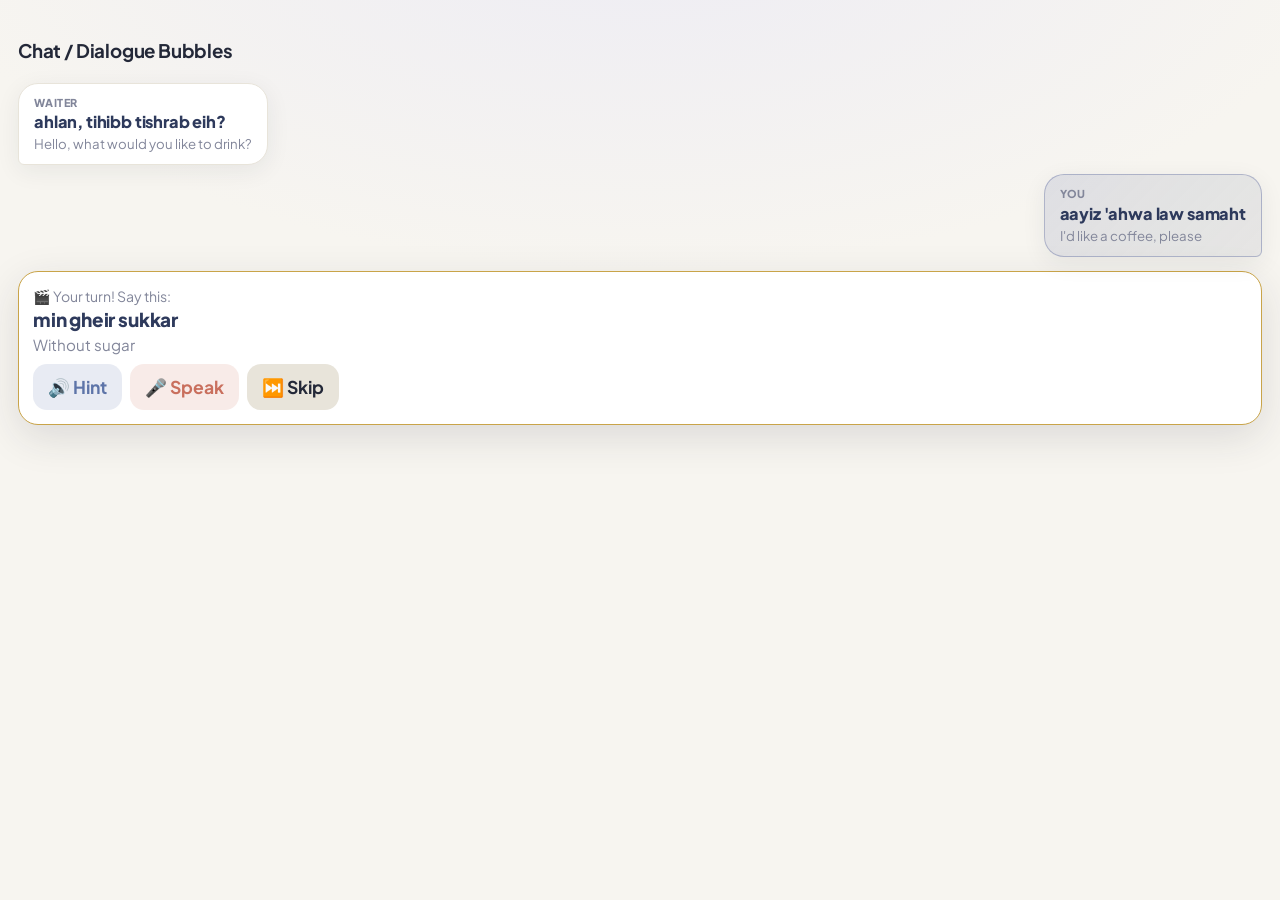
<file: .design/components/dialog.html>
<!-- @dsCard group="Components" -->
<!doctype html><html><head><meta charset="utf-8"><meta name="viewport" content="width=device-width,initial-scale=1">
<style>/* Saudi Survival — modern, elegant, mobile-first */
@import url('https://fonts.googleapis.com/css2?family=Plus+Jakarta+Sans:wght@400;600;700;800&display=swap');

:root {
  /* Gece laciverti + altın: sofistike, sıcak, premium */
  --bg: #f7f5f0;
  --bg-grad: radial-gradient(1200px 600px at 50% -10%, #edecf4 0%, #f7f5f0 60%);
  --kart: #ffffff;
  --kart-cam: rgba(255,255,255,.8);
  --metin: #232838;
  --gri: #82869a;
  --yesil: #2e3a5c;       /* ana renk: gece laciverti */
  --yesil-2: #4a5b94;     /* açık lacivert */
  --yesil-koyu: #222c47;
  --altin: #c9a449;
  --altin-2: #e3c272;
  --kirmizi: #c96f5d;     /* terrakota */
  --mavi: #5d74a8;
  --cizgi: #e8e4da;
  --radius: 20px;
  --golge: 0 6px 24px rgba(35, 40, 56, .07);
  --golge-buyuk: 0 12px 40px rgba(35, 40, 56, .13);
}
body.karanlik {
  --bg: #12151f;
  --bg-grad: radial-gradient(1200px 600px at 50% -10%, #1a2030 0%, #12151f 60%);
  --kart: #1c2230;
  --kart-cam: rgba(28, 34, 48, .85);
  --metin: #e9e7df;
  --gri: #9aa0b5;
  --yesil: #5d74a8;
  --yesil-2: #7a90c4;
  --cizgi: #2a3245;
  --golge: 0 6px 24px rgba(0,0,0,.35);
  --golge-buyuk: 0 12px 40px rgba(0,0,0,.55);
}

* { box-sizing: border-box; -webkit-tap-highlight-color: transparent; }
html { -webkit-text-size-adjust: 100%; }
body {
  margin: 0;
  font-family: "Plus Jakarta Sans", -apple-system, BlinkMacSystemFont, "Segoe UI", Roboto, sans-serif;
  background: var(--bg);
  background-image: var(--bg-grad);
  background-attachment: fixed;
  color: var(--metin);
  padding-bottom: 84px;
  line-height: 1.45;
}

h2 { font-weight: 800; letter-spacing: -.02em; }
h3 { font-weight: 700; letter-spacing: -.01em; }

/* ---------- Header ---------- */
header {
  background: linear-gradient(120deg, #222c47 0%, #2e3a5c 55%, #3a477a 100%);
  color: #fff;
  padding: 12px 16px;
  padding-top: max(12px, env(safe-area-inset-top));
  position: sticky;
  top: 0;
  z-index: 10;
  box-shadow: 0 4px 24px rgba(34, 44, 71, .35);
}
.header-inner {
  max-width: 860px;
  margin: 0 auto;
  display: flex;
  justify-content: space-between;
  align-items: center;
  gap: 6px;
  min-width: 0;
}
header h1 {
  font-size: 1rem; margin: 0; white-space: nowrap;
  font-weight: 800; letter-spacing: -.02em;
  min-width: 0; overflow: hidden; text-overflow: ellipsis; flex-shrink: 1;
}
.header-stats { display: flex; gap: 4px; align-items: center; font-weight: 700; flex-shrink: 0; }
.header-stats span {
  background: rgba(255,255,255,.16);
  border: 1px solid rgba(255,255,255,.18);
  padding: 3px 7px; border-radius: 999px; font-size: .72rem; white-space: nowrap;
}
#dilBtn {
  background: rgba(255,255,255,.28); border: none; border-radius: 999px;
  padding: 4px 9px; font-size: .72rem; font-weight: 800; color: #fff;
  cursor: pointer; font-family: inherit; flex-shrink: 0;
}
#settingsBtn { background: none; border: none; font-size: 1.15rem; cursor: pointer; padding: 0 2px; flex-shrink: 0; }

/* ---------- Alt navigasyon ---------- */
nav#tabs {
  position: fixed;
  bottom: 10px; left: 10px; right: 10px;
  display: flex;
  background: var(--kart-cam);
  backdrop-filter: blur(16px);
  -webkit-backdrop-filter: blur(16px);
  border: 1px solid var(--cizgi);
  border-radius: 24px;
  z-index: 20;
  padding: 4px;
  padding-bottom: max(4px, env(safe-area-inset-bottom));
  box-shadow: var(--golge-buyuk);
  max-width: 840px;
  margin: 0 auto;
}
.tab {
  flex: 1;
  display: flex;
  flex-direction: column;
  align-items: center;
  gap: 2px;
  padding: 10px 2px 9px;
  border: none;
  background: none;
  font-size: .74rem;
  font-weight: 700;
  font-family: inherit;
  cursor: pointer;
  color: var(--gri);
  border-radius: 18px;
  transition: all .2s;
  min-width: 0;
}
.tab em { font-style: normal; max-width: 100%; overflow: hidden; text-overflow: ellipsis; }
.tab span { font-size: 1.5rem; line-height: 1.1; transition: transform .2s; }
.tab.active {
  color: #fff;
  font-weight: 800;
  background: linear-gradient(135deg, var(--yesil), var(--yesil-2));
  box-shadow: 0 4px 14px rgba(46, 58, 92, .45);
}
.tab.active span { transform: scale(1.12); }

main { max-width: 860px; margin: 0 auto; padding: 16px 16px 28px; }
.panel { display: none; }
.panel.active { display: block; animation: fadeIn .3s cubic-bezier(.2,.8,.3,1); }
@keyframes fadeIn { from { opacity: 0; transform: translateY(10px);} to { opacity: 1; transform: none;} }

/* ---------- Kartlar ---------- */
.card {
  background: var(--kart);
  border: 1px solid var(--cizgi);
  border-radius: var(--radius);
  box-shadow: var(--golge);
  padding: 18px;
  margin: 12px 0;
}

.seviye-karti {
  display: flex; align-items: center; gap: 14px;
  background: linear-gradient(135deg, var(--kart) 60%, rgba(217,164,50,.08));
}
.seviye-karti .buyuk-ikon { font-size: 2.4rem; filter: drop-shadow(0 4px 8px rgba(0,0,0,.15)); }
.seviye-bar { height: 9px; background: var(--cizgi); border-radius: 6px; overflow: hidden; margin-top: 7px; }
.seviye-bar > div {
  height: 100%;
  background: linear-gradient(90deg, var(--altin), var(--altin-2));
  border-radius: 6px;
  transition: width .6s cubic-bezier(.2,.8,.3,1);
}

/* ---------- Hedefler ---------- */
.hedef-listesi { list-style: none; padding: 0; }
.hedef-listesi li {
  background: var(--kart);
  border: 1px solid var(--cizgi);
  border-radius: 16px;
  box-shadow: var(--golge);
  padding: 13px 16px;
  margin: 9px 0;
  display: flex;
  justify-content: space-between;
  align-items: center;
  gap: 8px;
  font-weight: 600;
  font-size: .92rem;
}
.hedef-listesi li.tamam { opacity: .55; text-decoration: line-through; }
.hedef-listesi .xp { color: var(--altin); font-weight: 800; white-space: nowrap; }

.kutla {
  background: linear-gradient(135deg, rgba(242,193,78,.18), rgba(217,164,50,.1));
  border: 1.5px solid var(--altin);
  border-radius: var(--radius);
  padding: 16px;
  text-align: center;
  margin: 12px 0;
  font-size: 1.02rem;
}

/* ---------- Kelime kartları ---------- */
.kelime-kart { border-bottom: 1px solid var(--cizgi); padding: 13px 2px; }
.kelime-kart:last-child { border-bottom: none; }
.kelime-ust { display: flex; align-items: center; justify-content: space-between; gap: 8px; }
.okunus { font-size: 1.18rem; font-weight: 800; color: var(--yesil); letter-spacing: -.01em; }
body.karanlik .okunus { color: #9fb2e8; }
.anlam { color: var(--gri); font-size: .95rem; }
.arapca-yazi { font-size: 1.25rem; color: #ab9a73; direction: rtl; }
body:not(.arapca-acik) .arapca-yazi { display: none; }
.kelime-btnler { display: flex; gap: 8px; flex-shrink: 0; }

/* ---------- Butonlar ---------- */
.btn {
  border: none;
  border-radius: 14px;
  padding: 11px 16px;
  font-size: .95rem;
  font-weight: 700;
  font-family: inherit;
  cursor: pointer;
  background: var(--cizgi);
  color: var(--metin);
  transition: transform .12s, box-shadow .2s, filter .2s;
}
.btn:active { transform: scale(.95); }
.btn.primary {
  background: linear-gradient(135deg, var(--yesil), var(--yesil-2));
  color: #fff;
  box-shadow: 0 6px 18px rgba(46, 58, 92, .35);
}
.btn.primary:active { filter: brightness(.94); }
.btn.ses { background: rgba(93, 116, 168, .14); color: var(--mavi); }
.btn.mic { background: rgba(201, 111, 93, .14); color: var(--kirmizi); }
.kelime-btnler .btn { padding: 12px 15px; font-size: 1.1rem; min-width: 48px; }
.btn.mic.dinliyor {
  background: linear-gradient(135deg, var(--kirmizi), #e3776b);
  color: #fff;
  animation: pulse 1s infinite;
  box-shadow: 0 0 0 6px rgba(208, 90, 78, .18);
}
.btn.danger { background: linear-gradient(135deg, var(--kirmizi), #e3776b); color: #fff; }
.btn.yon { border-radius: 999px; font-size: .88rem; }
.btn.yon.active {
  background: linear-gradient(135deg, var(--yesil), var(--yesil-2));
  color: #fff;
  box-shadow: 0 4px 14px rgba(46, 58, 92, .35);
}
.btn.geri { margin-bottom: 10px; background: transparent; border: 1.5px solid var(--cizgi); }
@keyframes pulse { 50% { opacity: .65; } }

.dinleme-durum {
  margin-top: 10px;
  padding: 12px 16px;
  border-radius: 14px;
  background: linear-gradient(135deg, rgba(242,193,78,.22), rgba(217,164,50,.12));
  border: 1.5px solid var(--altin);
  font-weight: 700;
  animation: pulse 1.2s infinite;
}
.duyulan { font-style: italic; color: var(--gri); margin-top: 6px; font-size: .88rem; font-weight: 400; }

select {
  width: 100%;
  padding: 13px 14px;
  border-radius: 14px;
  border: 1.5px solid var(--cizgi);
  font-size: .98rem;
  font-family: inherit;
  font-weight: 600;
  background: var(--kart);
  color: var(--metin);
  margin-bottom: 8px;
  appearance: none;
  background-image: url("data:image/svg+xml,%3Csvg xmlns='http://www.w3.org/2000/svg' width='14' height='9'%3E%3Cpath d='M1 1l6 6 6-6' stroke='%237d8783' stroke-width='2' fill='none' stroke-linecap='round'/%3E%3C/svg%3E");
  background-repeat: no-repeat;
  background-position: right 14px center;
  padding-right: 38px; /* ok ikonu metinle çakışmasın */
  overflow: hidden; text-overflow: ellipsis; white-space: nowrap;
}

/* ---------- Mod kartları ---------- */
.mod-izgara { display: grid; grid-template-columns: 1fr 1fr; gap: 12px; margin-top: 12px; }
.mod-kart {
  background: var(--kart);
  border: 1px solid var(--cizgi);
  border-radius: var(--radius);
  box-shadow: var(--golge);
  padding: 18px 10px;
  cursor: pointer;
  display: flex;
  flex-direction: column;
  align-items: center;
  gap: 4px;
  color: var(--metin);
  font-size: .95rem;
  font-family: inherit;
  transition: transform .15s, box-shadow .2s;
}
.mod-kart small { color: var(--gri); font-size: .78rem; font-weight: 500; }
.mod-ikon { font-size: 2rem; filter: drop-shadow(0 3px 6px rgba(0,0,0,.12)); }
.mod-kart:active { transform: scale(.96); }

/* ---------- Quiz ---------- */
.quiz-soru { font-size: 1.4rem; font-weight: 800; text-align: center; margin: 14px 0; color: var(--yesil); letter-spacing: -.01em; }
body.karanlik .quiz-soru { color: #9fb2e8; }
.quiz-secenekler { display: grid; gap: 10px; }
.quiz-secenek {
  background: var(--kart);
  border: 1.5px solid var(--cizgi);
  border-radius: 16px;
  padding: 15px;
  font-size: .98rem;
  font-weight: 600;
  font-family: inherit;
  cursor: pointer;
  text-align: left;
  color: var(--metin);
  transition: transform .12s, border-color .2s;
}
.quiz-secenek:active { transform: scale(.98); }
.quiz-secenek.dogru { border-color: var(--yesil-2); background: rgba(20, 176, 138, .12); }
.quiz-secenek.yanlis { border-color: var(--kirmizi); background: rgba(208, 90, 78, .12); }
.quiz-ilerleme { text-align: center; color: var(--gri); margin-bottom: 8px; font-weight: 600; font-size: .85rem; }
.skor-genis { font-size: 2.4rem; text-align: center; margin: 16px 0; font-weight: 800; }

/* ---------- Eşleştirme ---------- */
.esl-izgara { display: grid; grid-template-columns: 1fr 1fr; gap: 9px; }
.esl-kart {
  border: 1.5px solid var(--cizgi);
  background: var(--kart);
  color: var(--metin);
  border-radius: 14px;
  padding: 13px 8px;
  font-size: .9rem;
  font-weight: 600;
  font-family: inherit;
  cursor: pointer;
  min-height: 58px;
  box-shadow: var(--golge);
  transition: transform .12s, border-color .15s;
}
.esl-kart.secili { border-color: var(--altin); background: rgba(242,193,78,.16); transform: scale(1.03); }
.esl-kart.eslesti { border-color: var(--yesil-2); background: rgba(74,91,148,.12); opacity: .45; pointer-events: none; }
.esl-kart.hata { border-color: var(--kirmizi); animation: salla .3s; }
@keyframes salla { 25% { transform: translateX(-5px);} 75% { transform: translateX(5px);} }

/* ---------- Flashcard ---------- */
.fkart { perspective: 1000px; margin: 14px auto; max-width: 420px; height: 210px; cursor: pointer; }
.fkart-ic { position: relative; width: 100%; height: 100%; transition: transform .55s cubic-bezier(.3,.9,.3,1); transform-style: preserve-3d; }
.fkart.acik .fkart-ic { transform: rotateY(180deg); }
.fkart-yuz {
  position: absolute; inset: 0;
  backface-visibility: hidden;
  background: var(--kart);
  border: 1px solid var(--cizgi);
  border-radius: 22px;
  box-shadow: var(--golge-buyuk);
  display: flex; flex-direction: column; align-items: center; justify-content: center;
  gap: 8px; padding: 18px; text-align: center;
}
.fkart-arka { transform: rotateY(180deg); border: 2px solid var(--yesil-2); }
.fkart-btnler { display: flex; gap: 10px; justify-content: center; margin-top: 12px; }

/* ---------- Diyalog ---------- */
.diyalog-balon { display: flex; margin: 9px 0; }
.diyalog-balon.app { justify-content: flex-start; }
.diyalog-balon.sen { justify-content: flex-end; }
.balon {
  max-width: 84%;
  padding: 11px 15px;
  border-radius: 20px;
  box-shadow: var(--golge);
  cursor: pointer;
}
.diyalog-balon.app .balon { background: var(--kart); border: 1px solid var(--cizgi); border-bottom-left-radius: 6px; }
.diyalog-balon.sen .balon {
  background: linear-gradient(135deg, rgba(74,91,148,.14), rgba(46,58,92,.08));
  border: 1px solid rgba(74,91,148,.35);
  border-bottom-right-radius: 6px;
}
.balon .kisi { font-size: .68rem; color: var(--gri); font-weight: 800; text-transform: uppercase; letter-spacing: .04em; }
.balon .okunus { font-size: 1.02rem; }
.balon .anlam { font-size: .83rem; }
.diyalog-sira {
  position: sticky; bottom: 88px;
  background: var(--kart);
  border: 1.5px solid var(--altin);
  border-radius: var(--radius);
  padding: 14px;
  margin-top: 14px;
  box-shadow: var(--golge-buyuk);
}

/* ---------- Cep Rehberi ---------- */
.rehber-kategori h3 { margin: 18px 0 6px; }
.rehber-satir { display: flex; gap: 8px; align-items: stretch; }
.rehber-satir .rehber-ifade { flex: 1; min-width: 0; }
.rehber-alt { flex-shrink: 0; margin: 7px 0; }
.rehber-ekstra { margin: 0 0 4px; }
.rehber-ifade {
  width: 100%;
  display: flex; justify-content: space-between; align-items: center; gap: 10px;
  background: var(--kart);
  border: 1px solid var(--cizgi);
  border-radius: 16px;
  box-shadow: var(--golge);
  padding: 13px 15px;
  margin: 7px 0;
  cursor: pointer;
  text-align: left;
  color: var(--metin);
  font-size: 1rem;
  font-family: inherit;
  transition: transform .12s;
}
.rehber-ifade:active { transform: scale(.98); border-color: var(--altin); }
.rehber-ifade .hoparlor { font-size: 1.35rem; flex-shrink: 0; }

/* ---------- Çevirmen ---------- */
.cevirmen-yon { display: flex; gap: 8px; margin-bottom: 12px; }
.cevirmen-girdi textarea {
  width: 100%;
  border-radius: var(--radius);
  border: 1.5px solid var(--cizgi);
  padding: 14px;
  font-size: 1rem;
  resize: vertical;
  font-family: inherit;
  background: var(--kart);
  color: var(--metin);
  box-shadow: var(--golge);
}
.cevirmen-girdi textarea:focus { outline: 2px solid var(--yesil-2); border-color: transparent; }
.cevirmen-btnler { display: flex; gap: 10px; margin-top: 10px; }
.cevirmen-btnler .btn { flex: 1; }
.ceviri-card .buyuk-metin { font-size: 1.35rem; font-weight: 800; margin: 6px 0; letter-spacing: -.01em; }
.ceviri-etiket { color: var(--gri); font-size: .8rem; font-weight: 700; text-transform: uppercase; letter-spacing: .05em; }
.okunus-not { color: var(--gri); font-size: .78rem; }
.ceviri-card .arapca-yazi { display: block !important; opacity: .8; }
body:not(.arapca-acik) .ceviri-card .arapca-yazi { display: none !important; }

/* ---------- Ajanda ---------- */
.genel-ilerleme { display: flex; align-items: center; gap: 12px; margin-bottom: 16px; }
.bar { flex: 1; height: 14px; background: var(--cizgi); border-radius: 8px; overflow: hidden; }
.bar-dolu {
  height: 100%;
  background: linear-gradient(90deg, var(--yesil), var(--yesil-2), var(--altin-2));
  width: 0;
  border-radius: 8px;
  transition: width .6s cubic-bezier(.2,.8,.3,1);
}
#genelYuzde { font-weight: 800; }

.hafta-kart { margin-bottom: 12px; }
.hafta-baslik { display: flex; justify-content: space-between; align-items: center; }
.hafta-baslik h3 { margin: 0; font-size: 1.02rem; }
.hafta-yuzde { font-weight: 800; color: var(--yesil); }
body.karanlik .hafta-yuzde { color: #9fb2e8; }
.ders-satir {
  display: flex; justify-content: space-between; align-items: center; gap: 6px;
  padding: 9px 0; border-bottom: 1px dashed var(--cizgi);
  font-size: .92rem;
}
.ders-satir:last-child { border-bottom: none; }
.ders-satir button { font-size: .78rem; padding: 6px 12px; flex-shrink: 0; }

.rozetler { display: flex; flex-wrap: wrap; gap: 10px; }
.rozet {
  background: var(--kart);
  border: 1px solid var(--cizgi);
  border-radius: 16px;
  box-shadow: var(--golge);
  padding: 12px;
  text-align: center;
  min-width: 86px;
  flex: 1;
}
.rozet.kilitli { opacity: .3; filter: grayscale(1); }
.rozet .ikon { font-size: 1.6rem; filter: drop-shadow(0 3px 6px rgba(0,0,0,.15)); }
.rozet .ad { font-size: .7rem; color: var(--gri); font-weight: 700; margin-top: 2px; }

/* ---------- Telaffuz sonuçları ---------- */
.telaffuz-sonuc { border-radius: 14px; padding: 13px; margin-top: 10px; font-size: .92rem; }
.telaffuz-sonuc.iyi { background: rgba(94,150,108,.16); border: 1.5px solid var(--yesil-2); }
.telaffuz-sonuc.orta { background: rgba(242,193,78,.14); border: 1.5px solid var(--altin); }
.telaffuz-sonuc.kotu { background: rgba(208,90,78,.1); border: 1.5px solid var(--kirmizi); }

.ipucu { color: var(--gri); font-size: .88rem; }
.hidden { display: none !important; }

/* ---------- Dialog & toast ---------- */
dialog {
  border: 1px solid var(--cizgi);
  border-radius: 24px;
  box-shadow: var(--golge-buyuk);
  padding: 22px;
  max-width: 380px;
  width: 90%;
  background: var(--kart);
  color: var(--metin);
  font-family: inherit;
}
dialog::backdrop { background: rgba(10, 20, 16, .5); backdrop-filter: blur(4px); }
.ayar-satir { display: flex; align-items: center; gap: 10px; margin: 14px 0; flex-wrap: wrap; font-weight: 600; }
.ayar-btnler { display: flex; justify-content: space-between; margin-top: 16px; gap: 8px; }

#toast {
  position: fixed; bottom: 96px; left: 50%; transform: translateX(-50%);
  background: rgba(28, 36, 33, .94);
  backdrop-filter: blur(8px);
  color: #fff;
  padding: 12px 20px;
  border-radius: 999px;
  z-index: 100;
  box-shadow: var(--golge-buyuk);
  max-width: 92%;
  text-align: center;
  font-weight: 600;
  font-size: .9rem;
  animation: toastGir .25s cubic-bezier(.2,.8,.3,1);
}
@keyframes toastGir { from { opacity: 0; transform: translate(-50%, 12px);} to { opacity: 1; transform: translate(-50%, 0);} }

/* ---------- Aktivite takvimi & hız turu ---------- */
.takvim { display: grid; grid-template-columns: repeat(14, 1fr); gap: 5px; }
.takvim-gun { aspect-ratio: 1; border-radius: 5px; background: var(--cizgi); }
.takvim-gun.s1 { background: #cfd6ea; }
.takvim-gun.s2 { background: #7a90c4; }
.takvim-gun.s3 { background: var(--yesil); box-shadow: 0 0 6px rgba(74,91,148,.5); }

.sure-bar { height: 10px; background: var(--cizgi); border-radius: 6px; overflow: hidden; margin-bottom: 10px; }
.sure-bar > div { height: 100%; background: linear-gradient(90deg, var(--kirmizi), var(--altin-2)); transition: width 1s linear; border-radius: 6px; }

#konfeti { position: fixed; inset: 0; pointer-events: none; z-index: 99; overflow: hidden; }
.konfeti-parca { position: absolute; top: -30px; font-size: 1.5rem; animation: dus 2.6s ease-in forwards; }
@keyframes dus { to { transform: translateY(110vh) rotate(540deg); opacity: .2; } }

@media (min-width: 700px) {
  header h1 { font-size: 1.4rem; }
  .tab { font-size: .78rem; }
  .mod-izgara { grid-template-columns: repeat(4, 1fr); }
  #panel-konusma .mod-izgara { grid-template-columns: 1fr 1fr; }
  .esl-izgara { grid-template-columns: repeat(4, 1fr); }
}

/* ---------- Üst bar istatistik grubu ---------- */
#statOzet {
  background: rgba(255,255,255,.28); border: none; border-radius: 999px;
  padding: 4px 10px; font-size: .78rem; font-weight: 800; color: #fff;
  cursor: pointer; font-family: inherit; flex-shrink: 0; white-space: nowrap;
}
.stat-popover {
  position: absolute; right: 12px; top: calc(100% + 8px);
  background: var(--kart); color: var(--metin);
  border: 1px solid var(--cizgi); border-radius: 16px;
  box-shadow: var(--golge-buyuk); padding: 6px 14px; min-width: 200px; z-index: 40;
  animation: fadeIn .2s;
}
.stat-satir {
  display: flex; justify-content: space-between; gap: 14px;
  padding: 8px 0; border-bottom: 1px dashed var(--cizgi); font-size: .9rem;
}
.stat-satir:last-child { border-bottom: none; }

/* ---------- Canlı Tercüman ---------- */
.canli-btnler { display: grid; grid-template-columns: 1fr 1fr; gap: 10px; margin: 12px 0; }
.canli-btnler .btn { padding: 18px 10px; font-size: 1rem; border-radius: 18px; }
#canliLog { margin-top: 8px; }

body{padding:18px;min-height:auto}
</style></head>
<body>
<h3>Chat / Dialogue Bubbles</h3>
<div class="diyalog-balon app"><div class="balon">
  <div class="kisi">Waiter</div><div class="okunus">ahlan, tihibb tishrab eih?</div><div class="anlam">Hello, what would you like to drink?</div>
</div></div>
<div class="diyalog-balon sen"><div class="balon">
  <div class="kisi">You</div><div class="okunus">aayiz 'ahwa law samaht</div><div class="anlam">I'd like a coffee, please</div>
</div></div>
<div class="diyalog-sira" style="position:static">
  <div class="ipucu">🎬 Your turn! Say this:</div>
  <div class="okunus">min gheir sukkar</div><div class="anlam">Without sugar</div>
  <div class="kelime-btnler" style="margin-top:8px"><button class="btn ses">🔊 Hint</button><button class="btn mic">🎤 Speak</button><button class="btn">⏭️ Skip</button></div>
</div></body></html>
</file>
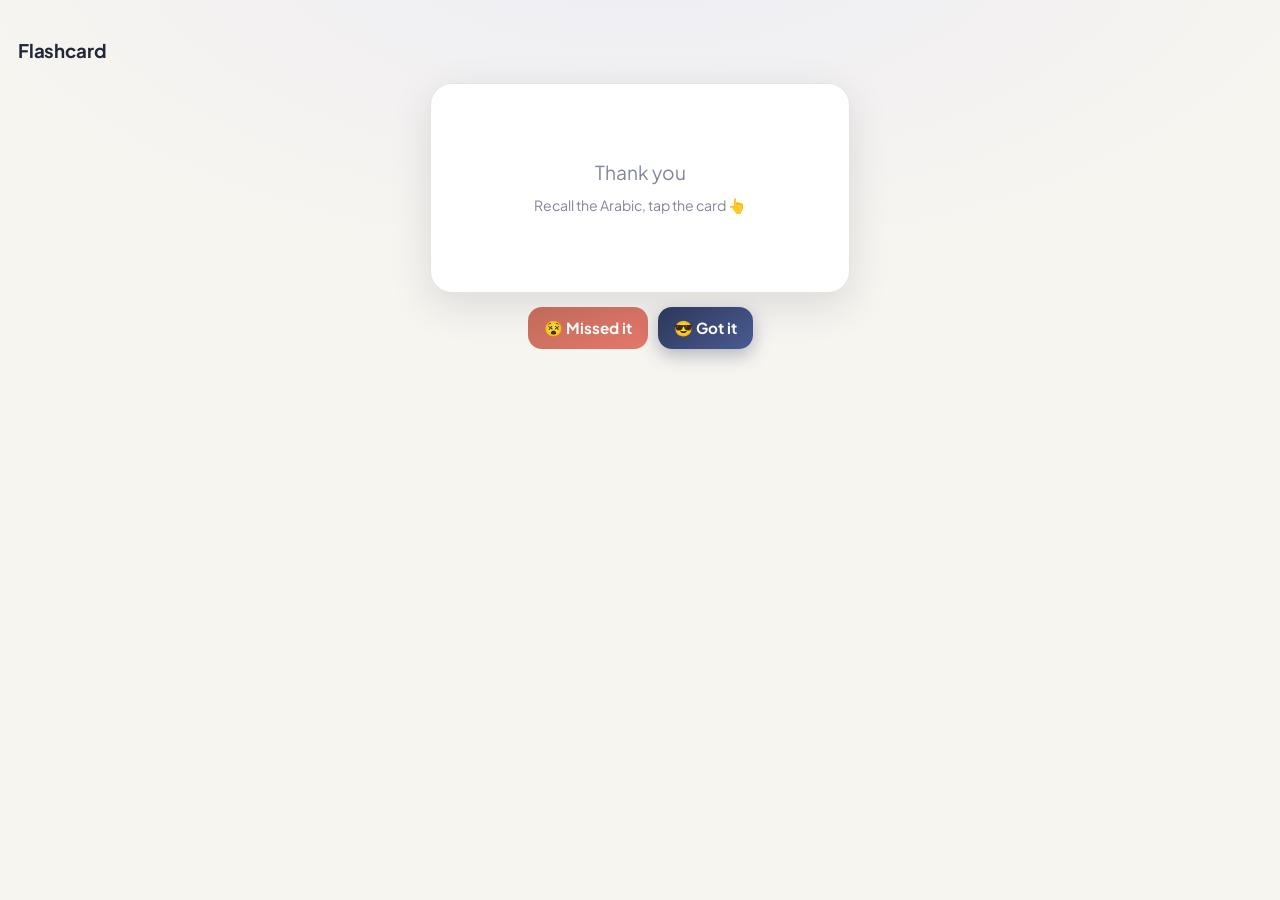
<file: .design/components/flashcard.html>
<!-- @dsCard group="Components" -->
<!doctype html><html><head><meta charset="utf-8"><meta name="viewport" content="width=device-width,initial-scale=1">
<style>/* Saudi Survival — modern, elegant, mobile-first */
@import url('https://fonts.googleapis.com/css2?family=Plus+Jakarta+Sans:wght@400;600;700;800&display=swap');

:root {
  /* Gece laciverti + altın: sofistike, sıcak, premium */
  --bg: #f7f5f0;
  --bg-grad: radial-gradient(1200px 600px at 50% -10%, #edecf4 0%, #f7f5f0 60%);
  --kart: #ffffff;
  --kart-cam: rgba(255,255,255,.8);
  --metin: #232838;
  --gri: #82869a;
  --yesil: #2e3a5c;       /* ana renk: gece laciverti */
  --yesil-2: #4a5b94;     /* açık lacivert */
  --yesil-koyu: #222c47;
  --altin: #c9a449;
  --altin-2: #e3c272;
  --kirmizi: #c96f5d;     /* terrakota */
  --mavi: #5d74a8;
  --cizgi: #e8e4da;
  --radius: 20px;
  --golge: 0 6px 24px rgba(35, 40, 56, .07);
  --golge-buyuk: 0 12px 40px rgba(35, 40, 56, .13);
}
body.karanlik {
  --bg: #12151f;
  --bg-grad: radial-gradient(1200px 600px at 50% -10%, #1a2030 0%, #12151f 60%);
  --kart: #1c2230;
  --kart-cam: rgba(28, 34, 48, .85);
  --metin: #e9e7df;
  --gri: #9aa0b5;
  --yesil: #5d74a8;
  --yesil-2: #7a90c4;
  --cizgi: #2a3245;
  --golge: 0 6px 24px rgba(0,0,0,.35);
  --golge-buyuk: 0 12px 40px rgba(0,0,0,.55);
}

* { box-sizing: border-box; -webkit-tap-highlight-color: transparent; }
html { -webkit-text-size-adjust: 100%; }
body {
  margin: 0;
  font-family: "Plus Jakarta Sans", -apple-system, BlinkMacSystemFont, "Segoe UI", Roboto, sans-serif;
  background: var(--bg);
  background-image: var(--bg-grad);
  background-attachment: fixed;
  color: var(--metin);
  padding-bottom: 84px;
  line-height: 1.45;
}

h2 { font-weight: 800; letter-spacing: -.02em; }
h3 { font-weight: 700; letter-spacing: -.01em; }

/* ---------- Header ---------- */
header {
  background: linear-gradient(120deg, #222c47 0%, #2e3a5c 55%, #3a477a 100%);
  color: #fff;
  padding: 12px 16px;
  padding-top: max(12px, env(safe-area-inset-top));
  position: sticky;
  top: 0;
  z-index: 10;
  box-shadow: 0 4px 24px rgba(34, 44, 71, .35);
}
.header-inner {
  max-width: 860px;
  margin: 0 auto;
  display: flex;
  justify-content: space-between;
  align-items: center;
  gap: 6px;
  min-width: 0;
}
header h1 {
  font-size: 1rem; margin: 0; white-space: nowrap;
  font-weight: 800; letter-spacing: -.02em;
  min-width: 0; overflow: hidden; text-overflow: ellipsis; flex-shrink: 1;
}
.header-stats { display: flex; gap: 4px; align-items: center; font-weight: 700; flex-shrink: 0; }
.header-stats span {
  background: rgba(255,255,255,.16);
  border: 1px solid rgba(255,255,255,.18);
  padding: 3px 7px; border-radius: 999px; font-size: .72rem; white-space: nowrap;
}
#dilBtn {
  background: rgba(255,255,255,.28); border: none; border-radius: 999px;
  padding: 4px 9px; font-size: .72rem; font-weight: 800; color: #fff;
  cursor: pointer; font-family: inherit; flex-shrink: 0;
}
#settingsBtn { background: none; border: none; font-size: 1.15rem; cursor: pointer; padding: 0 2px; flex-shrink: 0; }

/* ---------- Alt navigasyon ---------- */
nav#tabs {
  position: fixed;
  bottom: 10px; left: 10px; right: 10px;
  display: flex;
  background: var(--kart-cam);
  backdrop-filter: blur(16px);
  -webkit-backdrop-filter: blur(16px);
  border: 1px solid var(--cizgi);
  border-radius: 24px;
  z-index: 20;
  padding: 4px;
  padding-bottom: max(4px, env(safe-area-inset-bottom));
  box-shadow: var(--golge-buyuk);
  max-width: 840px;
  margin: 0 auto;
}
.tab {
  flex: 1;
  display: flex;
  flex-direction: column;
  align-items: center;
  gap: 2px;
  padding: 10px 2px 9px;
  border: none;
  background: none;
  font-size: .74rem;
  font-weight: 700;
  font-family: inherit;
  cursor: pointer;
  color: var(--gri);
  border-radius: 18px;
  transition: all .2s;
  min-width: 0;
}
.tab em { font-style: normal; max-width: 100%; overflow: hidden; text-overflow: ellipsis; }
.tab span { font-size: 1.5rem; line-height: 1.1; transition: transform .2s; }
.tab.active {
  color: #fff;
  font-weight: 800;
  background: linear-gradient(135deg, var(--yesil), var(--yesil-2));
  box-shadow: 0 4px 14px rgba(46, 58, 92, .45);
}
.tab.active span { transform: scale(1.12); }

main { max-width: 860px; margin: 0 auto; padding: 16px 16px 28px; }
.panel { display: none; }
.panel.active { display: block; animation: fadeIn .3s cubic-bezier(.2,.8,.3,1); }
@keyframes fadeIn { from { opacity: 0; transform: translateY(10px);} to { opacity: 1; transform: none;} }

/* ---------- Kartlar ---------- */
.card {
  background: var(--kart);
  border: 1px solid var(--cizgi);
  border-radius: var(--radius);
  box-shadow: var(--golge);
  padding: 18px;
  margin: 12px 0;
}

.seviye-karti {
  display: flex; align-items: center; gap: 14px;
  background: linear-gradient(135deg, var(--kart) 60%, rgba(217,164,50,.08));
}
.seviye-karti .buyuk-ikon { font-size: 2.4rem; filter: drop-shadow(0 4px 8px rgba(0,0,0,.15)); }
.seviye-bar { height: 9px; background: var(--cizgi); border-radius: 6px; overflow: hidden; margin-top: 7px; }
.seviye-bar > div {
  height: 100%;
  background: linear-gradient(90deg, var(--altin), var(--altin-2));
  border-radius: 6px;
  transition: width .6s cubic-bezier(.2,.8,.3,1);
}

/* ---------- Hedefler ---------- */
.hedef-listesi { list-style: none; padding: 0; }
.hedef-listesi li {
  background: var(--kart);
  border: 1px solid var(--cizgi);
  border-radius: 16px;
  box-shadow: var(--golge);
  padding: 13px 16px;
  margin: 9px 0;
  display: flex;
  justify-content: space-between;
  align-items: center;
  gap: 8px;
  font-weight: 600;
  font-size: .92rem;
}
.hedef-listesi li.tamam { opacity: .55; text-decoration: line-through; }
.hedef-listesi .xp { color: var(--altin); font-weight: 800; white-space: nowrap; }

.kutla {
  background: linear-gradient(135deg, rgba(242,193,78,.18), rgba(217,164,50,.1));
  border: 1.5px solid var(--altin);
  border-radius: var(--radius);
  padding: 16px;
  text-align: center;
  margin: 12px 0;
  font-size: 1.02rem;
}

/* ---------- Kelime kartları ---------- */
.kelime-kart { border-bottom: 1px solid var(--cizgi); padding: 13px 2px; }
.kelime-kart:last-child { border-bottom: none; }
.kelime-ust { display: flex; align-items: center; justify-content: space-between; gap: 8px; }
.okunus { font-size: 1.18rem; font-weight: 800; color: var(--yesil); letter-spacing: -.01em; }
body.karanlik .okunus { color: #9fb2e8; }
.anlam { color: var(--gri); font-size: .95rem; }
.arapca-yazi { font-size: 1.25rem; color: #ab9a73; direction: rtl; }
body:not(.arapca-acik) .arapca-yazi { display: none; }
.kelime-btnler { display: flex; gap: 8px; flex-shrink: 0; }

/* ---------- Butonlar ---------- */
.btn {
  border: none;
  border-radius: 14px;
  padding: 11px 16px;
  font-size: .95rem;
  font-weight: 700;
  font-family: inherit;
  cursor: pointer;
  background: var(--cizgi);
  color: var(--metin);
  transition: transform .12s, box-shadow .2s, filter .2s;
}
.btn:active { transform: scale(.95); }
.btn.primary {
  background: linear-gradient(135deg, var(--yesil), var(--yesil-2));
  color: #fff;
  box-shadow: 0 6px 18px rgba(46, 58, 92, .35);
}
.btn.primary:active { filter: brightness(.94); }
.btn.ses { background: rgba(93, 116, 168, .14); color: var(--mavi); }
.btn.mic { background: rgba(201, 111, 93, .14); color: var(--kirmizi); }
.kelime-btnler .btn { padding: 12px 15px; font-size: 1.1rem; min-width: 48px; }
.btn.mic.dinliyor {
  background: linear-gradient(135deg, var(--kirmizi), #e3776b);
  color: #fff;
  animation: pulse 1s infinite;
  box-shadow: 0 0 0 6px rgba(208, 90, 78, .18);
}
.btn.danger { background: linear-gradient(135deg, var(--kirmizi), #e3776b); color: #fff; }
.btn.yon { border-radius: 999px; font-size: .88rem; }
.btn.yon.active {
  background: linear-gradient(135deg, var(--yesil), var(--yesil-2));
  color: #fff;
  box-shadow: 0 4px 14px rgba(46, 58, 92, .35);
}
.btn.geri { margin-bottom: 10px; background: transparent; border: 1.5px solid var(--cizgi); }
@keyframes pulse { 50% { opacity: .65; } }

.dinleme-durum {
  margin-top: 10px;
  padding: 12px 16px;
  border-radius: 14px;
  background: linear-gradient(135deg, rgba(242,193,78,.22), rgba(217,164,50,.12));
  border: 1.5px solid var(--altin);
  font-weight: 700;
  animation: pulse 1.2s infinite;
}
.duyulan { font-style: italic; color: var(--gri); margin-top: 6px; font-size: .88rem; font-weight: 400; }

select {
  width: 100%;
  padding: 13px 14px;
  border-radius: 14px;
  border: 1.5px solid var(--cizgi);
  font-size: .98rem;
  font-family: inherit;
  font-weight: 600;
  background: var(--kart);
  color: var(--metin);
  margin-bottom: 8px;
  appearance: none;
  background-image: url("data:image/svg+xml,%3Csvg xmlns='http://www.w3.org/2000/svg' width='14' height='9'%3E%3Cpath d='M1 1l6 6 6-6' stroke='%237d8783' stroke-width='2' fill='none' stroke-linecap='round'/%3E%3C/svg%3E");
  background-repeat: no-repeat;
  background-position: right 14px center;
  padding-right: 38px; /* ok ikonu metinle çakışmasın */
  overflow: hidden; text-overflow: ellipsis; white-space: nowrap;
}

/* ---------- Mod kartları ---------- */
.mod-izgara { display: grid; grid-template-columns: 1fr 1fr; gap: 12px; margin-top: 12px; }
.mod-kart {
  background: var(--kart);
  border: 1px solid var(--cizgi);
  border-radius: var(--radius);
  box-shadow: var(--golge);
  padding: 18px 10px;
  cursor: pointer;
  display: flex;
  flex-direction: column;
  align-items: center;
  gap: 4px;
  color: var(--metin);
  font-size: .95rem;
  font-family: inherit;
  transition: transform .15s, box-shadow .2s;
}
.mod-kart small { color: var(--gri); font-size: .78rem; font-weight: 500; }
.mod-ikon { font-size: 2rem; filter: drop-shadow(0 3px 6px rgba(0,0,0,.12)); }
.mod-kart:active { transform: scale(.96); }

/* ---------- Quiz ---------- */
.quiz-soru { font-size: 1.4rem; font-weight: 800; text-align: center; margin: 14px 0; color: var(--yesil); letter-spacing: -.01em; }
body.karanlik .quiz-soru { color: #9fb2e8; }
.quiz-secenekler { display: grid; gap: 10px; }
.quiz-secenek {
  background: var(--kart);
  border: 1.5px solid var(--cizgi);
  border-radius: 16px;
  padding: 15px;
  font-size: .98rem;
  font-weight: 600;
  font-family: inherit;
  cursor: pointer;
  text-align: left;
  color: var(--metin);
  transition: transform .12s, border-color .2s;
}
.quiz-secenek:active { transform: scale(.98); }
.quiz-secenek.dogru { border-color: var(--yesil-2); background: rgba(20, 176, 138, .12); }
.quiz-secenek.yanlis { border-color: var(--kirmizi); background: rgba(208, 90, 78, .12); }
.quiz-ilerleme { text-align: center; color: var(--gri); margin-bottom: 8px; font-weight: 600; font-size: .85rem; }
.skor-genis { font-size: 2.4rem; text-align: center; margin: 16px 0; font-weight: 800; }

/* ---------- Eşleştirme ---------- */
.esl-izgara { display: grid; grid-template-columns: 1fr 1fr; gap: 9px; }
.esl-kart {
  border: 1.5px solid var(--cizgi);
  background: var(--kart);
  color: var(--metin);
  border-radius: 14px;
  padding: 13px 8px;
  font-size: .9rem;
  font-weight: 600;
  font-family: inherit;
  cursor: pointer;
  min-height: 58px;
  box-shadow: var(--golge);
  transition: transform .12s, border-color .15s;
}
.esl-kart.secili { border-color: var(--altin); background: rgba(242,193,78,.16); transform: scale(1.03); }
.esl-kart.eslesti { border-color: var(--yesil-2); background: rgba(74,91,148,.12); opacity: .45; pointer-events: none; }
.esl-kart.hata { border-color: var(--kirmizi); animation: salla .3s; }
@keyframes salla { 25% { transform: translateX(-5px);} 75% { transform: translateX(5px);} }

/* ---------- Flashcard ---------- */
.fkart { perspective: 1000px; margin: 14px auto; max-width: 420px; height: 210px; cursor: pointer; }
.fkart-ic { position: relative; width: 100%; height: 100%; transition: transform .55s cubic-bezier(.3,.9,.3,1); transform-style: preserve-3d; }
.fkart.acik .fkart-ic { transform: rotateY(180deg); }
.fkart-yuz {
  position: absolute; inset: 0;
  backface-visibility: hidden;
  background: var(--kart);
  border: 1px solid var(--cizgi);
  border-radius: 22px;
  box-shadow: var(--golge-buyuk);
  display: flex; flex-direction: column; align-items: center; justify-content: center;
  gap: 8px; padding: 18px; text-align: center;
}
.fkart-arka { transform: rotateY(180deg); border: 2px solid var(--yesil-2); }
.fkart-btnler { display: flex; gap: 10px; justify-content: center; margin-top: 12px; }

/* ---------- Diyalog ---------- */
.diyalog-balon { display: flex; margin: 9px 0; }
.diyalog-balon.app { justify-content: flex-start; }
.diyalog-balon.sen { justify-content: flex-end; }
.balon {
  max-width: 84%;
  padding: 11px 15px;
  border-radius: 20px;
  box-shadow: var(--golge);
  cursor: pointer;
}
.diyalog-balon.app .balon { background: var(--kart); border: 1px solid var(--cizgi); border-bottom-left-radius: 6px; }
.diyalog-balon.sen .balon {
  background: linear-gradient(135deg, rgba(74,91,148,.14), rgba(46,58,92,.08));
  border: 1px solid rgba(74,91,148,.35);
  border-bottom-right-radius: 6px;
}
.balon .kisi { font-size: .68rem; color: var(--gri); font-weight: 800; text-transform: uppercase; letter-spacing: .04em; }
.balon .okunus { font-size: 1.02rem; }
.balon .anlam { font-size: .83rem; }
.diyalog-sira {
  position: sticky; bottom: 88px;
  background: var(--kart);
  border: 1.5px solid var(--altin);
  border-radius: var(--radius);
  padding: 14px;
  margin-top: 14px;
  box-shadow: var(--golge-buyuk);
}

/* ---------- Cep Rehberi ---------- */
.rehber-kategori h3 { margin: 18px 0 6px; }
.rehber-satir { display: flex; gap: 8px; align-items: stretch; }
.rehber-satir .rehber-ifade { flex: 1; min-width: 0; }
.rehber-alt { flex-shrink: 0; margin: 7px 0; }
.rehber-ekstra { margin: 0 0 4px; }
.rehber-ifade {
  width: 100%;
  display: flex; justify-content: space-between; align-items: center; gap: 10px;
  background: var(--kart);
  border: 1px solid var(--cizgi);
  border-radius: 16px;
  box-shadow: var(--golge);
  padding: 13px 15px;
  margin: 7px 0;
  cursor: pointer;
  text-align: left;
  color: var(--metin);
  font-size: 1rem;
  font-family: inherit;
  transition: transform .12s;
}
.rehber-ifade:active { transform: scale(.98); border-color: var(--altin); }
.rehber-ifade .hoparlor { font-size: 1.35rem; flex-shrink: 0; }

/* ---------- Çevirmen ---------- */
.cevirmen-yon { display: flex; gap: 8px; margin-bottom: 12px; }
.cevirmen-girdi textarea {
  width: 100%;
  border-radius: var(--radius);
  border: 1.5px solid var(--cizgi);
  padding: 14px;
  font-size: 1rem;
  resize: vertical;
  font-family: inherit;
  background: var(--kart);
  color: var(--metin);
  box-shadow: var(--golge);
}
.cevirmen-girdi textarea:focus { outline: 2px solid var(--yesil-2); border-color: transparent; }
.cevirmen-btnler { display: flex; gap: 10px; margin-top: 10px; }
.cevirmen-btnler .btn { flex: 1; }
.ceviri-card .buyuk-metin { font-size: 1.35rem; font-weight: 800; margin: 6px 0; letter-spacing: -.01em; }
.ceviri-etiket { color: var(--gri); font-size: .8rem; font-weight: 700; text-transform: uppercase; letter-spacing: .05em; }
.okunus-not { color: var(--gri); font-size: .78rem; }
.ceviri-card .arapca-yazi { display: block !important; opacity: .8; }
body:not(.arapca-acik) .ceviri-card .arapca-yazi { display: none !important; }

/* ---------- Ajanda ---------- */
.genel-ilerleme { display: flex; align-items: center; gap: 12px; margin-bottom: 16px; }
.bar { flex: 1; height: 14px; background: var(--cizgi); border-radius: 8px; overflow: hidden; }
.bar-dolu {
  height: 100%;
  background: linear-gradient(90deg, var(--yesil), var(--yesil-2), var(--altin-2));
  width: 0;
  border-radius: 8px;
  transition: width .6s cubic-bezier(.2,.8,.3,1);
}
#genelYuzde { font-weight: 800; }

.hafta-kart { margin-bottom: 12px; }
.hafta-baslik { display: flex; justify-content: space-between; align-items: center; }
.hafta-baslik h3 { margin: 0; font-size: 1.02rem; }
.hafta-yuzde { font-weight: 800; color: var(--yesil); }
body.karanlik .hafta-yuzde { color: #9fb2e8; }
.ders-satir {
  display: flex; justify-content: space-between; align-items: center; gap: 6px;
  padding: 9px 0; border-bottom: 1px dashed var(--cizgi);
  font-size: .92rem;
}
.ders-satir:last-child { border-bottom: none; }
.ders-satir button { font-size: .78rem; padding: 6px 12px; flex-shrink: 0; }

.rozetler { display: flex; flex-wrap: wrap; gap: 10px; }
.rozet {
  background: var(--kart);
  border: 1px solid var(--cizgi);
  border-radius: 16px;
  box-shadow: var(--golge);
  padding: 12px;
  text-align: center;
  min-width: 86px;
  flex: 1;
}
.rozet.kilitli { opacity: .3; filter: grayscale(1); }
.rozet .ikon { font-size: 1.6rem; filter: drop-shadow(0 3px 6px rgba(0,0,0,.15)); }
.rozet .ad { font-size: .7rem; color: var(--gri); font-weight: 700; margin-top: 2px; }

/* ---------- Telaffuz sonuçları ---------- */
.telaffuz-sonuc { border-radius: 14px; padding: 13px; margin-top: 10px; font-size: .92rem; }
.telaffuz-sonuc.iyi { background: rgba(94,150,108,.16); border: 1.5px solid var(--yesil-2); }
.telaffuz-sonuc.orta { background: rgba(242,193,78,.14); border: 1.5px solid var(--altin); }
.telaffuz-sonuc.kotu { background: rgba(208,90,78,.1); border: 1.5px solid var(--kirmizi); }

.ipucu { color: var(--gri); font-size: .88rem; }
.hidden { display: none !important; }

/* ---------- Dialog & toast ---------- */
dialog {
  border: 1px solid var(--cizgi);
  border-radius: 24px;
  box-shadow: var(--golge-buyuk);
  padding: 22px;
  max-width: 380px;
  width: 90%;
  background: var(--kart);
  color: var(--metin);
  font-family: inherit;
}
dialog::backdrop { background: rgba(10, 20, 16, .5); backdrop-filter: blur(4px); }
.ayar-satir { display: flex; align-items: center; gap: 10px; margin: 14px 0; flex-wrap: wrap; font-weight: 600; }
.ayar-btnler { display: flex; justify-content: space-between; margin-top: 16px; gap: 8px; }

#toast {
  position: fixed; bottom: 96px; left: 50%; transform: translateX(-50%);
  background: rgba(28, 36, 33, .94);
  backdrop-filter: blur(8px);
  color: #fff;
  padding: 12px 20px;
  border-radius: 999px;
  z-index: 100;
  box-shadow: var(--golge-buyuk);
  max-width: 92%;
  text-align: center;
  font-weight: 600;
  font-size: .9rem;
  animation: toastGir .25s cubic-bezier(.2,.8,.3,1);
}
@keyframes toastGir { from { opacity: 0; transform: translate(-50%, 12px);} to { opacity: 1; transform: translate(-50%, 0);} }

/* ---------- Aktivite takvimi & hız turu ---------- */
.takvim { display: grid; grid-template-columns: repeat(14, 1fr); gap: 5px; }
.takvim-gun { aspect-ratio: 1; border-radius: 5px; background: var(--cizgi); }
.takvim-gun.s1 { background: #cfd6ea; }
.takvim-gun.s2 { background: #7a90c4; }
.takvim-gun.s3 { background: var(--yesil); box-shadow: 0 0 6px rgba(74,91,148,.5); }

.sure-bar { height: 10px; background: var(--cizgi); border-radius: 6px; overflow: hidden; margin-bottom: 10px; }
.sure-bar > div { height: 100%; background: linear-gradient(90deg, var(--kirmizi), var(--altin-2)); transition: width 1s linear; border-radius: 6px; }

#konfeti { position: fixed; inset: 0; pointer-events: none; z-index: 99; overflow: hidden; }
.konfeti-parca { position: absolute; top: -30px; font-size: 1.5rem; animation: dus 2.6s ease-in forwards; }
@keyframes dus { to { transform: translateY(110vh) rotate(540deg); opacity: .2; } }

@media (min-width: 700px) {
  header h1 { font-size: 1.4rem; }
  .tab { font-size: .78rem; }
  .mod-izgara { grid-template-columns: repeat(4, 1fr); }
  #panel-konusma .mod-izgara { grid-template-columns: 1fr 1fr; }
  .esl-izgara { grid-template-columns: repeat(4, 1fr); }
}

/* ---------- Üst bar istatistik grubu ---------- */
#statOzet {
  background: rgba(255,255,255,.28); border: none; border-radius: 999px;
  padding: 4px 10px; font-size: .78rem; font-weight: 800; color: #fff;
  cursor: pointer; font-family: inherit; flex-shrink: 0; white-space: nowrap;
}
.stat-popover {
  position: absolute; right: 12px; top: calc(100% + 8px);
  background: var(--kart); color: var(--metin);
  border: 1px solid var(--cizgi); border-radius: 16px;
  box-shadow: var(--golge-buyuk); padding: 6px 14px; min-width: 200px; z-index: 40;
  animation: fadeIn .2s;
}
.stat-satir {
  display: flex; justify-content: space-between; gap: 14px;
  padding: 8px 0; border-bottom: 1px dashed var(--cizgi); font-size: .9rem;
}
.stat-satir:last-child { border-bottom: none; }

/* ---------- Canlı Tercüman ---------- */
.canli-btnler { display: grid; grid-template-columns: 1fr 1fr; gap: 10px; margin: 12px 0; }
.canli-btnler .btn { padding: 18px 10px; font-size: 1rem; border-radius: 18px; }
#canliLog { margin-top: 8px; }

body{padding:18px;min-height:auto}
</style></head>
<body>
<h3>Flashcard</h3>
<div class="fkart"><div class="fkart-ic"><div class="fkart-yuz">
  <div class="anlam" style="font-size:1.2rem">Thank you</div>
  <small class="ipucu">Recall the Arabic, tap the card 👆</small>
</div></div></div>
<div class="fkart-btnler"><button class="btn danger">😵 Missed it</button><button class="btn primary">😎 Got it</button></div></body></html>
</file>
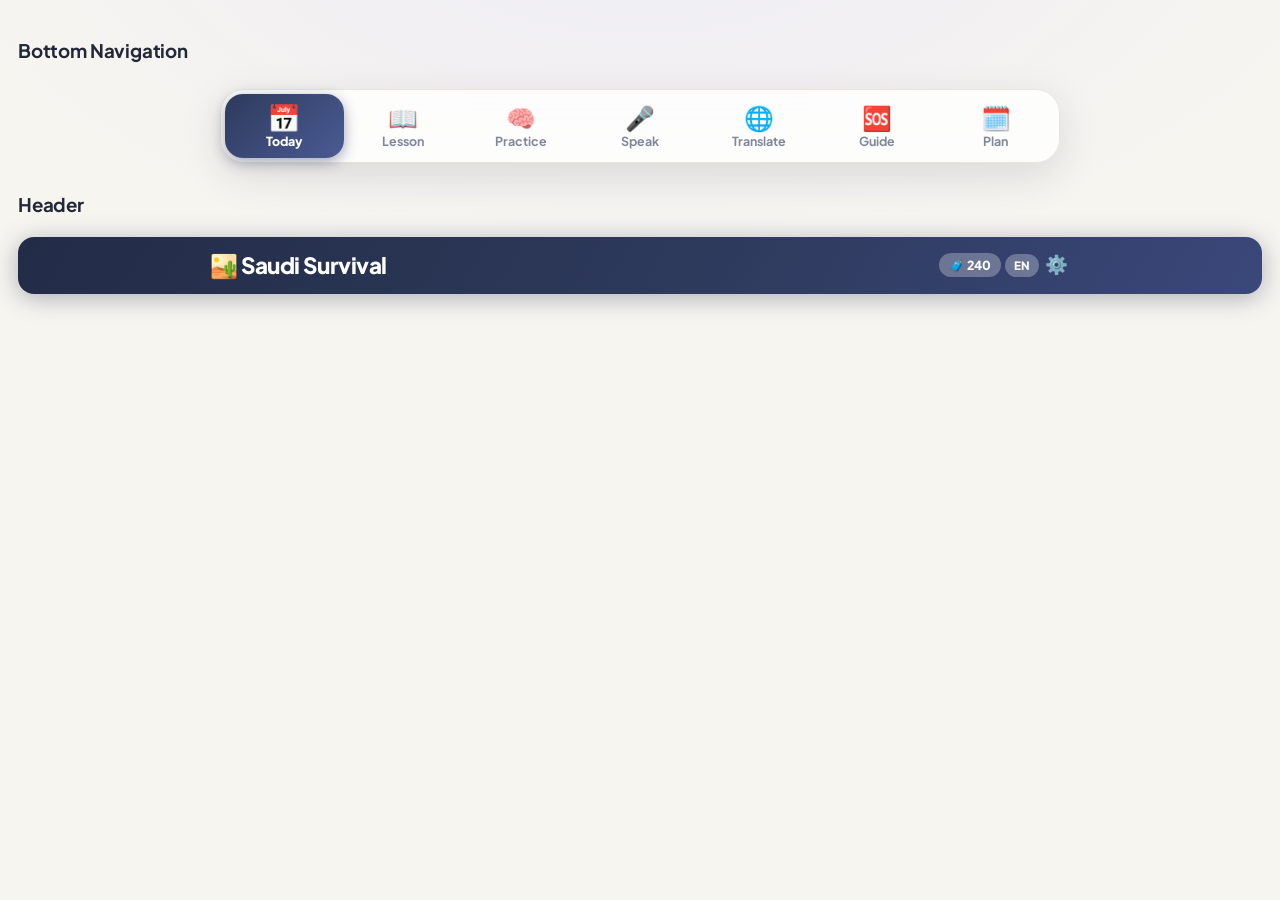
<file: .design/components/nav.html>
<!-- @dsCard group="Components" -->
<!doctype html><html><head><meta charset="utf-8"><meta name="viewport" content="width=device-width,initial-scale=1">
<style>/* Saudi Survival — modern, elegant, mobile-first */
@import url('https://fonts.googleapis.com/css2?family=Plus+Jakarta+Sans:wght@400;600;700;800&display=swap');

:root {
  /* Gece laciverti + altın: sofistike, sıcak, premium */
  --bg: #f7f5f0;
  --bg-grad: radial-gradient(1200px 600px at 50% -10%, #edecf4 0%, #f7f5f0 60%);
  --kart: #ffffff;
  --kart-cam: rgba(255,255,255,.8);
  --metin: #232838;
  --gri: #82869a;
  --yesil: #2e3a5c;       /* ana renk: gece laciverti */
  --yesil-2: #4a5b94;     /* açık lacivert */
  --yesil-koyu: #222c47;
  --altin: #c9a449;
  --altin-2: #e3c272;
  --kirmizi: #c96f5d;     /* terrakota */
  --mavi: #5d74a8;
  --cizgi: #e8e4da;
  --radius: 20px;
  --golge: 0 6px 24px rgba(35, 40, 56, .07);
  --golge-buyuk: 0 12px 40px rgba(35, 40, 56, .13);
}
body.karanlik {
  --bg: #12151f;
  --bg-grad: radial-gradient(1200px 600px at 50% -10%, #1a2030 0%, #12151f 60%);
  --kart: #1c2230;
  --kart-cam: rgba(28, 34, 48, .85);
  --metin: #e9e7df;
  --gri: #9aa0b5;
  --yesil: #5d74a8;
  --yesil-2: #7a90c4;
  --cizgi: #2a3245;
  --golge: 0 6px 24px rgba(0,0,0,.35);
  --golge-buyuk: 0 12px 40px rgba(0,0,0,.55);
}

* { box-sizing: border-box; -webkit-tap-highlight-color: transparent; }
html { -webkit-text-size-adjust: 100%; }
body {
  margin: 0;
  font-family: "Plus Jakarta Sans", -apple-system, BlinkMacSystemFont, "Segoe UI", Roboto, sans-serif;
  background: var(--bg);
  background-image: var(--bg-grad);
  background-attachment: fixed;
  color: var(--metin);
  padding-bottom: 84px;
  line-height: 1.45;
}

h2 { font-weight: 800; letter-spacing: -.02em; }
h3 { font-weight: 700; letter-spacing: -.01em; }

/* ---------- Header ---------- */
header {
  background: linear-gradient(120deg, #222c47 0%, #2e3a5c 55%, #3a477a 100%);
  color: #fff;
  padding: 12px 16px;
  padding-top: max(12px, env(safe-area-inset-top));
  position: sticky;
  top: 0;
  z-index: 10;
  box-shadow: 0 4px 24px rgba(34, 44, 71, .35);
}
.header-inner {
  max-width: 860px;
  margin: 0 auto;
  display: flex;
  justify-content: space-between;
  align-items: center;
  gap: 6px;
  min-width: 0;
}
header h1 {
  font-size: 1rem; margin: 0; white-space: nowrap;
  font-weight: 800; letter-spacing: -.02em;
  min-width: 0; overflow: hidden; text-overflow: ellipsis; flex-shrink: 1;
}
.header-stats { display: flex; gap: 4px; align-items: center; font-weight: 700; flex-shrink: 0; }
.header-stats span {
  background: rgba(255,255,255,.16);
  border: 1px solid rgba(255,255,255,.18);
  padding: 3px 7px; border-radius: 999px; font-size: .72rem; white-space: nowrap;
}
#dilBtn {
  background: rgba(255,255,255,.28); border: none; border-radius: 999px;
  padding: 4px 9px; font-size: .72rem; font-weight: 800; color: #fff;
  cursor: pointer; font-family: inherit; flex-shrink: 0;
}
#settingsBtn { background: none; border: none; font-size: 1.15rem; cursor: pointer; padding: 0 2px; flex-shrink: 0; }

/* ---------- Alt navigasyon ---------- */
nav#tabs {
  position: fixed;
  bottom: 10px; left: 10px; right: 10px;
  display: flex;
  background: var(--kart-cam);
  backdrop-filter: blur(16px);
  -webkit-backdrop-filter: blur(16px);
  border: 1px solid var(--cizgi);
  border-radius: 24px;
  z-index: 20;
  padding: 4px;
  padding-bottom: max(4px, env(safe-area-inset-bottom));
  box-shadow: var(--golge-buyuk);
  max-width: 840px;
  margin: 0 auto;
}
.tab {
  flex: 1;
  display: flex;
  flex-direction: column;
  align-items: center;
  gap: 2px;
  padding: 10px 2px 9px;
  border: none;
  background: none;
  font-size: .74rem;
  font-weight: 700;
  font-family: inherit;
  cursor: pointer;
  color: var(--gri);
  border-radius: 18px;
  transition: all .2s;
  min-width: 0;
}
.tab em { font-style: normal; max-width: 100%; overflow: hidden; text-overflow: ellipsis; }
.tab span { font-size: 1.5rem; line-height: 1.1; transition: transform .2s; }
.tab.active {
  color: #fff;
  font-weight: 800;
  background: linear-gradient(135deg, var(--yesil), var(--yesil-2));
  box-shadow: 0 4px 14px rgba(46, 58, 92, .45);
}
.tab.active span { transform: scale(1.12); }

main { max-width: 860px; margin: 0 auto; padding: 16px 16px 28px; }
.panel { display: none; }
.panel.active { display: block; animation: fadeIn .3s cubic-bezier(.2,.8,.3,1); }
@keyframes fadeIn { from { opacity: 0; transform: translateY(10px);} to { opacity: 1; transform: none;} }

/* ---------- Kartlar ---------- */
.card {
  background: var(--kart);
  border: 1px solid var(--cizgi);
  border-radius: var(--radius);
  box-shadow: var(--golge);
  padding: 18px;
  margin: 12px 0;
}

.seviye-karti {
  display: flex; align-items: center; gap: 14px;
  background: linear-gradient(135deg, var(--kart) 60%, rgba(217,164,50,.08));
}
.seviye-karti .buyuk-ikon { font-size: 2.4rem; filter: drop-shadow(0 4px 8px rgba(0,0,0,.15)); }
.seviye-bar { height: 9px; background: var(--cizgi); border-radius: 6px; overflow: hidden; margin-top: 7px; }
.seviye-bar > div {
  height: 100%;
  background: linear-gradient(90deg, var(--altin), var(--altin-2));
  border-radius: 6px;
  transition: width .6s cubic-bezier(.2,.8,.3,1);
}

/* ---------- Hedefler ---------- */
.hedef-listesi { list-style: none; padding: 0; }
.hedef-listesi li {
  background: var(--kart);
  border: 1px solid var(--cizgi);
  border-radius: 16px;
  box-shadow: var(--golge);
  padding: 13px 16px;
  margin: 9px 0;
  display: flex;
  justify-content: space-between;
  align-items: center;
  gap: 8px;
  font-weight: 600;
  font-size: .92rem;
}
.hedef-listesi li.tamam { opacity: .55; text-decoration: line-through; }
.hedef-listesi .xp { color: var(--altin); font-weight: 800; white-space: nowrap; }

.kutla {
  background: linear-gradient(135deg, rgba(242,193,78,.18), rgba(217,164,50,.1));
  border: 1.5px solid var(--altin);
  border-radius: var(--radius);
  padding: 16px;
  text-align: center;
  margin: 12px 0;
  font-size: 1.02rem;
}

/* ---------- Kelime kartları ---------- */
.kelime-kart { border-bottom: 1px solid var(--cizgi); padding: 13px 2px; }
.kelime-kart:last-child { border-bottom: none; }
.kelime-ust { display: flex; align-items: center; justify-content: space-between; gap: 8px; }
.okunus { font-size: 1.18rem; font-weight: 800; color: var(--yesil); letter-spacing: -.01em; }
body.karanlik .okunus { color: #9fb2e8; }
.anlam { color: var(--gri); font-size: .95rem; }
.arapca-yazi { font-size: 1.25rem; color: #ab9a73; direction: rtl; }
body:not(.arapca-acik) .arapca-yazi { display: none; }
.kelime-btnler { display: flex; gap: 8px; flex-shrink: 0; }

/* ---------- Butonlar ---------- */
.btn {
  border: none;
  border-radius: 14px;
  padding: 11px 16px;
  font-size: .95rem;
  font-weight: 700;
  font-family: inherit;
  cursor: pointer;
  background: var(--cizgi);
  color: var(--metin);
  transition: transform .12s, box-shadow .2s, filter .2s;
}
.btn:active { transform: scale(.95); }
.btn.primary {
  background: linear-gradient(135deg, var(--yesil), var(--yesil-2));
  color: #fff;
  box-shadow: 0 6px 18px rgba(46, 58, 92, .35);
}
.btn.primary:active { filter: brightness(.94); }
.btn.ses { background: rgba(93, 116, 168, .14); color: var(--mavi); }
.btn.mic { background: rgba(201, 111, 93, .14); color: var(--kirmizi); }
.kelime-btnler .btn { padding: 12px 15px; font-size: 1.1rem; min-width: 48px; }
.btn.mic.dinliyor {
  background: linear-gradient(135deg, var(--kirmizi), #e3776b);
  color: #fff;
  animation: pulse 1s infinite;
  box-shadow: 0 0 0 6px rgba(208, 90, 78, .18);
}
.btn.danger { background: linear-gradient(135deg, var(--kirmizi), #e3776b); color: #fff; }
.btn.yon { border-radius: 999px; font-size: .88rem; }
.btn.yon.active {
  background: linear-gradient(135deg, var(--yesil), var(--yesil-2));
  color: #fff;
  box-shadow: 0 4px 14px rgba(46, 58, 92, .35);
}
.btn.geri { margin-bottom: 10px; background: transparent; border: 1.5px solid var(--cizgi); }
@keyframes pulse { 50% { opacity: .65; } }

.dinleme-durum {
  margin-top: 10px;
  padding: 12px 16px;
  border-radius: 14px;
  background: linear-gradient(135deg, rgba(242,193,78,.22), rgba(217,164,50,.12));
  border: 1.5px solid var(--altin);
  font-weight: 700;
  animation: pulse 1.2s infinite;
}
.duyulan { font-style: italic; color: var(--gri); margin-top: 6px; font-size: .88rem; font-weight: 400; }

select {
  width: 100%;
  padding: 13px 14px;
  border-radius: 14px;
  border: 1.5px solid var(--cizgi);
  font-size: .98rem;
  font-family: inherit;
  font-weight: 600;
  background: var(--kart);
  color: var(--metin);
  margin-bottom: 8px;
  appearance: none;
  background-image: url("data:image/svg+xml,%3Csvg xmlns='http://www.w3.org/2000/svg' width='14' height='9'%3E%3Cpath d='M1 1l6 6 6-6' stroke='%237d8783' stroke-width='2' fill='none' stroke-linecap='round'/%3E%3C/svg%3E");
  background-repeat: no-repeat;
  background-position: right 14px center;
  padding-right: 38px; /* ok ikonu metinle çakışmasın */
  overflow: hidden; text-overflow: ellipsis; white-space: nowrap;
}

/* ---------- Mod kartları ---------- */
.mod-izgara { display: grid; grid-template-columns: 1fr 1fr; gap: 12px; margin-top: 12px; }
.mod-kart {
  background: var(--kart);
  border: 1px solid var(--cizgi);
  border-radius: var(--radius);
  box-shadow: var(--golge);
  padding: 18px 10px;
  cursor: pointer;
  display: flex;
  flex-direction: column;
  align-items: center;
  gap: 4px;
  color: var(--metin);
  font-size: .95rem;
  font-family: inherit;
  transition: transform .15s, box-shadow .2s;
}
.mod-kart small { color: var(--gri); font-size: .78rem; font-weight: 500; }
.mod-ikon { font-size: 2rem; filter: drop-shadow(0 3px 6px rgba(0,0,0,.12)); }
.mod-kart:active { transform: scale(.96); }

/* ---------- Quiz ---------- */
.quiz-soru { font-size: 1.4rem; font-weight: 800; text-align: center; margin: 14px 0; color: var(--yesil); letter-spacing: -.01em; }
body.karanlik .quiz-soru { color: #9fb2e8; }
.quiz-secenekler { display: grid; gap: 10px; }
.quiz-secenek {
  background: var(--kart);
  border: 1.5px solid var(--cizgi);
  border-radius: 16px;
  padding: 15px;
  font-size: .98rem;
  font-weight: 600;
  font-family: inherit;
  cursor: pointer;
  text-align: left;
  color: var(--metin);
  transition: transform .12s, border-color .2s;
}
.quiz-secenek:active { transform: scale(.98); }
.quiz-secenek.dogru { border-color: var(--yesil-2); background: rgba(20, 176, 138, .12); }
.quiz-secenek.yanlis { border-color: var(--kirmizi); background: rgba(208, 90, 78, .12); }
.quiz-ilerleme { text-align: center; color: var(--gri); margin-bottom: 8px; font-weight: 600; font-size: .85rem; }
.skor-genis { font-size: 2.4rem; text-align: center; margin: 16px 0; font-weight: 800; }

/* ---------- Eşleştirme ---------- */
.esl-izgara { display: grid; grid-template-columns: 1fr 1fr; gap: 9px; }
.esl-kart {
  border: 1.5px solid var(--cizgi);
  background: var(--kart);
  color: var(--metin);
  border-radius: 14px;
  padding: 13px 8px;
  font-size: .9rem;
  font-weight: 600;
  font-family: inherit;
  cursor: pointer;
  min-height: 58px;
  box-shadow: var(--golge);
  transition: transform .12s, border-color .15s;
}
.esl-kart.secili { border-color: var(--altin); background: rgba(242,193,78,.16); transform: scale(1.03); }
.esl-kart.eslesti { border-color: var(--yesil-2); background: rgba(74,91,148,.12); opacity: .45; pointer-events: none; }
.esl-kart.hata { border-color: var(--kirmizi); animation: salla .3s; }
@keyframes salla { 25% { transform: translateX(-5px);} 75% { transform: translateX(5px);} }

/* ---------- Flashcard ---------- */
.fkart { perspective: 1000px; margin: 14px auto; max-width: 420px; height: 210px; cursor: pointer; }
.fkart-ic { position: relative; width: 100%; height: 100%; transition: transform .55s cubic-bezier(.3,.9,.3,1); transform-style: preserve-3d; }
.fkart.acik .fkart-ic { transform: rotateY(180deg); }
.fkart-yuz {
  position: absolute; inset: 0;
  backface-visibility: hidden;
  background: var(--kart);
  border: 1px solid var(--cizgi);
  border-radius: 22px;
  box-shadow: var(--golge-buyuk);
  display: flex; flex-direction: column; align-items: center; justify-content: center;
  gap: 8px; padding: 18px; text-align: center;
}
.fkart-arka { transform: rotateY(180deg); border: 2px solid var(--yesil-2); }
.fkart-btnler { display: flex; gap: 10px; justify-content: center; margin-top: 12px; }

/* ---------- Diyalog ---------- */
.diyalog-balon { display: flex; margin: 9px 0; }
.diyalog-balon.app { justify-content: flex-start; }
.diyalog-balon.sen { justify-content: flex-end; }
.balon {
  max-width: 84%;
  padding: 11px 15px;
  border-radius: 20px;
  box-shadow: var(--golge);
  cursor: pointer;
}
.diyalog-balon.app .balon { background: var(--kart); border: 1px solid var(--cizgi); border-bottom-left-radius: 6px; }
.diyalog-balon.sen .balon {
  background: linear-gradient(135deg, rgba(74,91,148,.14), rgba(46,58,92,.08));
  border: 1px solid rgba(74,91,148,.35);
  border-bottom-right-radius: 6px;
}
.balon .kisi { font-size: .68rem; color: var(--gri); font-weight: 800; text-transform: uppercase; letter-spacing: .04em; }
.balon .okunus { font-size: 1.02rem; }
.balon .anlam { font-size: .83rem; }
.diyalog-sira {
  position: sticky; bottom: 88px;
  background: var(--kart);
  border: 1.5px solid var(--altin);
  border-radius: var(--radius);
  padding: 14px;
  margin-top: 14px;
  box-shadow: var(--golge-buyuk);
}

/* ---------- Cep Rehberi ---------- */
.rehber-kategori h3 { margin: 18px 0 6px; }
.rehber-satir { display: flex; gap: 8px; align-items: stretch; }
.rehber-satir .rehber-ifade { flex: 1; min-width: 0; }
.rehber-alt { flex-shrink: 0; margin: 7px 0; }
.rehber-ekstra { margin: 0 0 4px; }
.rehber-ifade {
  width: 100%;
  display: flex; justify-content: space-between; align-items: center; gap: 10px;
  background: var(--kart);
  border: 1px solid var(--cizgi);
  border-radius: 16px;
  box-shadow: var(--golge);
  padding: 13px 15px;
  margin: 7px 0;
  cursor: pointer;
  text-align: left;
  color: var(--metin);
  font-size: 1rem;
  font-family: inherit;
  transition: transform .12s;
}
.rehber-ifade:active { transform: scale(.98); border-color: var(--altin); }
.rehber-ifade .hoparlor { font-size: 1.35rem; flex-shrink: 0; }

/* ---------- Çevirmen ---------- */
.cevirmen-yon { display: flex; gap: 8px; margin-bottom: 12px; }
.cevirmen-girdi textarea {
  width: 100%;
  border-radius: var(--radius);
  border: 1.5px solid var(--cizgi);
  padding: 14px;
  font-size: 1rem;
  resize: vertical;
  font-family: inherit;
  background: var(--kart);
  color: var(--metin);
  box-shadow: var(--golge);
}
.cevirmen-girdi textarea:focus { outline: 2px solid var(--yesil-2); border-color: transparent; }
.cevirmen-btnler { display: flex; gap: 10px; margin-top: 10px; }
.cevirmen-btnler .btn { flex: 1; }
.ceviri-card .buyuk-metin { font-size: 1.35rem; font-weight: 800; margin: 6px 0; letter-spacing: -.01em; }
.ceviri-etiket { color: var(--gri); font-size: .8rem; font-weight: 700; text-transform: uppercase; letter-spacing: .05em; }
.okunus-not { color: var(--gri); font-size: .78rem; }
.ceviri-card .arapca-yazi { display: block !important; opacity: .8; }
body:not(.arapca-acik) .ceviri-card .arapca-yazi { display: none !important; }

/* ---------- Ajanda ---------- */
.genel-ilerleme { display: flex; align-items: center; gap: 12px; margin-bottom: 16px; }
.bar { flex: 1; height: 14px; background: var(--cizgi); border-radius: 8px; overflow: hidden; }
.bar-dolu {
  height: 100%;
  background: linear-gradient(90deg, var(--yesil), var(--yesil-2), var(--altin-2));
  width: 0;
  border-radius: 8px;
  transition: width .6s cubic-bezier(.2,.8,.3,1);
}
#genelYuzde { font-weight: 800; }

.hafta-kart { margin-bottom: 12px; }
.hafta-baslik { display: flex; justify-content: space-between; align-items: center; }
.hafta-baslik h3 { margin: 0; font-size: 1.02rem; }
.hafta-yuzde { font-weight: 800; color: var(--yesil); }
body.karanlik .hafta-yuzde { color: #9fb2e8; }
.ders-satir {
  display: flex; justify-content: space-between; align-items: center; gap: 6px;
  padding: 9px 0; border-bottom: 1px dashed var(--cizgi);
  font-size: .92rem;
}
.ders-satir:last-child { border-bottom: none; }
.ders-satir button { font-size: .78rem; padding: 6px 12px; flex-shrink: 0; }

.rozetler { display: flex; flex-wrap: wrap; gap: 10px; }
.rozet {
  background: var(--kart);
  border: 1px solid var(--cizgi);
  border-radius: 16px;
  box-shadow: var(--golge);
  padding: 12px;
  text-align: center;
  min-width: 86px;
  flex: 1;
}
.rozet.kilitli { opacity: .3; filter: grayscale(1); }
.rozet .ikon { font-size: 1.6rem; filter: drop-shadow(0 3px 6px rgba(0,0,0,.15)); }
.rozet .ad { font-size: .7rem; color: var(--gri); font-weight: 700; margin-top: 2px; }

/* ---------- Telaffuz sonuçları ---------- */
.telaffuz-sonuc { border-radius: 14px; padding: 13px; margin-top: 10px; font-size: .92rem; }
.telaffuz-sonuc.iyi { background: rgba(94,150,108,.16); border: 1.5px solid var(--yesil-2); }
.telaffuz-sonuc.orta { background: rgba(242,193,78,.14); border: 1.5px solid var(--altin); }
.telaffuz-sonuc.kotu { background: rgba(208,90,78,.1); border: 1.5px solid var(--kirmizi); }

.ipucu { color: var(--gri); font-size: .88rem; }
.hidden { display: none !important; }

/* ---------- Dialog & toast ---------- */
dialog {
  border: 1px solid var(--cizgi);
  border-radius: 24px;
  box-shadow: var(--golge-buyuk);
  padding: 22px;
  max-width: 380px;
  width: 90%;
  background: var(--kart);
  color: var(--metin);
  font-family: inherit;
}
dialog::backdrop { background: rgba(10, 20, 16, .5); backdrop-filter: blur(4px); }
.ayar-satir { display: flex; align-items: center; gap: 10px; margin: 14px 0; flex-wrap: wrap; font-weight: 600; }
.ayar-btnler { display: flex; justify-content: space-between; margin-top: 16px; gap: 8px; }

#toast {
  position: fixed; bottom: 96px; left: 50%; transform: translateX(-50%);
  background: rgba(28, 36, 33, .94);
  backdrop-filter: blur(8px);
  color: #fff;
  padding: 12px 20px;
  border-radius: 999px;
  z-index: 100;
  box-shadow: var(--golge-buyuk);
  max-width: 92%;
  text-align: center;
  font-weight: 600;
  font-size: .9rem;
  animation: toastGir .25s cubic-bezier(.2,.8,.3,1);
}
@keyframes toastGir { from { opacity: 0; transform: translate(-50%, 12px);} to { opacity: 1; transform: translate(-50%, 0);} }

/* ---------- Aktivite takvimi & hız turu ---------- */
.takvim { display: grid; grid-template-columns: repeat(14, 1fr); gap: 5px; }
.takvim-gun { aspect-ratio: 1; border-radius: 5px; background: var(--cizgi); }
.takvim-gun.s1 { background: #cfd6ea; }
.takvim-gun.s2 { background: #7a90c4; }
.takvim-gun.s3 { background: var(--yesil); box-shadow: 0 0 6px rgba(74,91,148,.5); }

.sure-bar { height: 10px; background: var(--cizgi); border-radius: 6px; overflow: hidden; margin-bottom: 10px; }
.sure-bar > div { height: 100%; background: linear-gradient(90deg, var(--kirmizi), var(--altin-2)); transition: width 1s linear; border-radius: 6px; }

#konfeti { position: fixed; inset: 0; pointer-events: none; z-index: 99; overflow: hidden; }
.konfeti-parca { position: absolute; top: -30px; font-size: 1.5rem; animation: dus 2.6s ease-in forwards; }
@keyframes dus { to { transform: translateY(110vh) rotate(540deg); opacity: .2; } }

@media (min-width: 700px) {
  header h1 { font-size: 1.4rem; }
  .tab { font-size: .78rem; }
  .mod-izgara { grid-template-columns: repeat(4, 1fr); }
  #panel-konusma .mod-izgara { grid-template-columns: 1fr 1fr; }
  .esl-izgara { grid-template-columns: repeat(4, 1fr); }
}

/* ---------- Üst bar istatistik grubu ---------- */
#statOzet {
  background: rgba(255,255,255,.28); border: none; border-radius: 999px;
  padding: 4px 10px; font-size: .78rem; font-weight: 800; color: #fff;
  cursor: pointer; font-family: inherit; flex-shrink: 0; white-space: nowrap;
}
.stat-popover {
  position: absolute; right: 12px; top: calc(100% + 8px);
  background: var(--kart); color: var(--metin);
  border: 1px solid var(--cizgi); border-radius: 16px;
  box-shadow: var(--golge-buyuk); padding: 6px 14px; min-width: 200px; z-index: 40;
  animation: fadeIn .2s;
}
.stat-satir {
  display: flex; justify-content: space-between; gap: 14px;
  padding: 8px 0; border-bottom: 1px dashed var(--cizgi); font-size: .9rem;
}
.stat-satir:last-child { border-bottom: none; }

/* ---------- Canlı Tercüman ---------- */
.canli-btnler { display: grid; grid-template-columns: 1fr 1fr; gap: 10px; margin: 12px 0; }
.canli-btnler .btn { padding: 18px 10px; font-size: 1rem; border-radius: 18px; }
#canliLog { margin-top: 8px; }

body{padding:18px;min-height:auto}
</style></head>
<body>
<h3>Bottom Navigation</h3>
<div style="height:90px;position:relative">
<nav id="tabs" style="position:absolute">
  <button class="tab active"><span>📅</span><em>Today</em></button>
  <button class="tab"><span>📖</span><em>Lesson</em></button>
  <button class="tab"><span>🧠</span><em>Practice</em></button>
  <button class="tab"><span>🎤</span><em>Speak</em></button>
  <button class="tab"><span>🌐</span><em>Translate</em></button>
  <button class="tab"><span>🆘</span><em>Guide</em></button>
  <button class="tab"><span>🗓️</span><em>Plan</em></button>
</nav></div>
<h3>Header</h3>
<header style="position:static;border-radius:16px"><div class="header-inner">
  <h1>🏜️ Saudi Survival</h1>
  <div class="header-stats"><button id="statOzet">🧳 240</button><button id="dilBtn">EN</button><button id="settingsBtn">⚙️</button></div>
</div></header></body></html>
</file>
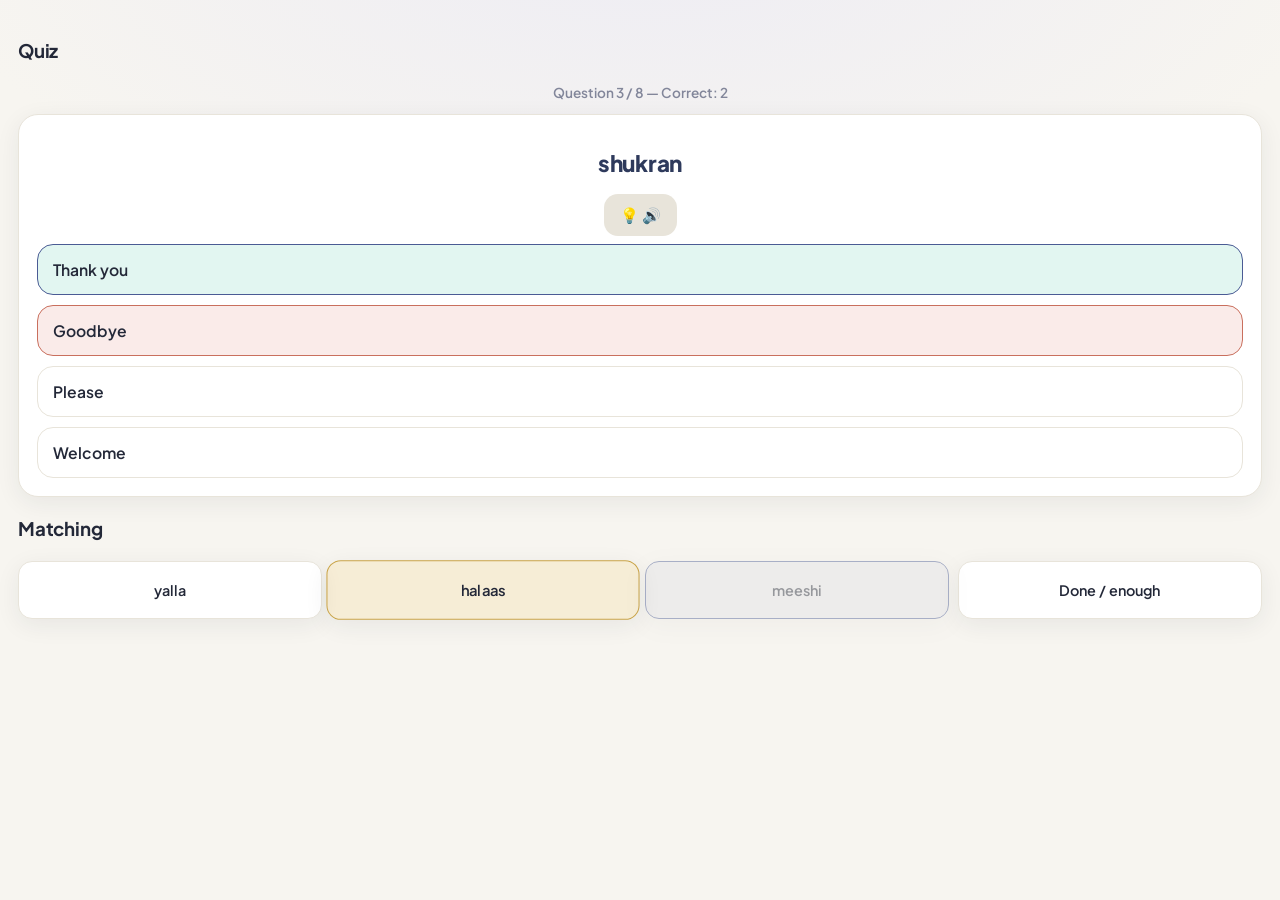
<file: .design/components/quiz.html>
<!-- @dsCard group="Components" -->
<!doctype html><html><head><meta charset="utf-8"><meta name="viewport" content="width=device-width,initial-scale=1">
<style>/* Saudi Survival — modern, elegant, mobile-first */
@import url('https://fonts.googleapis.com/css2?family=Plus+Jakarta+Sans:wght@400;600;700;800&display=swap');

:root {
  /* Gece laciverti + altın: sofistike, sıcak, premium */
  --bg: #f7f5f0;
  --bg-grad: radial-gradient(1200px 600px at 50% -10%, #edecf4 0%, #f7f5f0 60%);
  --kart: #ffffff;
  --kart-cam: rgba(255,255,255,.8);
  --metin: #232838;
  --gri: #82869a;
  --yesil: #2e3a5c;       /* ana renk: gece laciverti */
  --yesil-2: #4a5b94;     /* açık lacivert */
  --yesil-koyu: #222c47;
  --altin: #c9a449;
  --altin-2: #e3c272;
  --kirmizi: #c96f5d;     /* terrakota */
  --mavi: #5d74a8;
  --cizgi: #e8e4da;
  --radius: 20px;
  --golge: 0 6px 24px rgba(35, 40, 56, .07);
  --golge-buyuk: 0 12px 40px rgba(35, 40, 56, .13);
}
body.karanlik {
  --bg: #12151f;
  --bg-grad: radial-gradient(1200px 600px at 50% -10%, #1a2030 0%, #12151f 60%);
  --kart: #1c2230;
  --kart-cam: rgba(28, 34, 48, .85);
  --metin: #e9e7df;
  --gri: #9aa0b5;
  --yesil: #5d74a8;
  --yesil-2: #7a90c4;
  --cizgi: #2a3245;
  --golge: 0 6px 24px rgba(0,0,0,.35);
  --golge-buyuk: 0 12px 40px rgba(0,0,0,.55);
}

* { box-sizing: border-box; -webkit-tap-highlight-color: transparent; }
html { -webkit-text-size-adjust: 100%; }
body {
  margin: 0;
  font-family: "Plus Jakarta Sans", -apple-system, BlinkMacSystemFont, "Segoe UI", Roboto, sans-serif;
  background: var(--bg);
  background-image: var(--bg-grad);
  background-attachment: fixed;
  color: var(--metin);
  padding-bottom: 84px;
  line-height: 1.45;
}

h2 { font-weight: 800; letter-spacing: -.02em; }
h3 { font-weight: 700; letter-spacing: -.01em; }

/* ---------- Header ---------- */
header {
  background: linear-gradient(120deg, #222c47 0%, #2e3a5c 55%, #3a477a 100%);
  color: #fff;
  padding: 12px 16px;
  padding-top: max(12px, env(safe-area-inset-top));
  position: sticky;
  top: 0;
  z-index: 10;
  box-shadow: 0 4px 24px rgba(34, 44, 71, .35);
}
.header-inner {
  max-width: 860px;
  margin: 0 auto;
  display: flex;
  justify-content: space-between;
  align-items: center;
  gap: 6px;
  min-width: 0;
}
header h1 {
  font-size: 1rem; margin: 0; white-space: nowrap;
  font-weight: 800; letter-spacing: -.02em;
  min-width: 0; overflow: hidden; text-overflow: ellipsis; flex-shrink: 1;
}
.header-stats { display: flex; gap: 4px; align-items: center; font-weight: 700; flex-shrink: 0; }
.header-stats span {
  background: rgba(255,255,255,.16);
  border: 1px solid rgba(255,255,255,.18);
  padding: 3px 7px; border-radius: 999px; font-size: .72rem; white-space: nowrap;
}
#dilBtn {
  background: rgba(255,255,255,.28); border: none; border-radius: 999px;
  padding: 4px 9px; font-size: .72rem; font-weight: 800; color: #fff;
  cursor: pointer; font-family: inherit; flex-shrink: 0;
}
#settingsBtn { background: none; border: none; font-size: 1.15rem; cursor: pointer; padding: 0 2px; flex-shrink: 0; }

/* ---------- Alt navigasyon ---------- */
nav#tabs {
  position: fixed;
  bottom: 10px; left: 10px; right: 10px;
  display: flex;
  background: var(--kart-cam);
  backdrop-filter: blur(16px);
  -webkit-backdrop-filter: blur(16px);
  border: 1px solid var(--cizgi);
  border-radius: 24px;
  z-index: 20;
  padding: 4px;
  padding-bottom: max(4px, env(safe-area-inset-bottom));
  box-shadow: var(--golge-buyuk);
  max-width: 840px;
  margin: 0 auto;
}
.tab {
  flex: 1;
  display: flex;
  flex-direction: column;
  align-items: center;
  gap: 2px;
  padding: 10px 2px 9px;
  border: none;
  background: none;
  font-size: .74rem;
  font-weight: 700;
  font-family: inherit;
  cursor: pointer;
  color: var(--gri);
  border-radius: 18px;
  transition: all .2s;
  min-width: 0;
}
.tab em { font-style: normal; max-width: 100%; overflow: hidden; text-overflow: ellipsis; }
.tab span { font-size: 1.5rem; line-height: 1.1; transition: transform .2s; }
.tab.active {
  color: #fff;
  font-weight: 800;
  background: linear-gradient(135deg, var(--yesil), var(--yesil-2));
  box-shadow: 0 4px 14px rgba(46, 58, 92, .45);
}
.tab.active span { transform: scale(1.12); }

main { max-width: 860px; margin: 0 auto; padding: 16px 16px 28px; }
.panel { display: none; }
.panel.active { display: block; animation: fadeIn .3s cubic-bezier(.2,.8,.3,1); }
@keyframes fadeIn { from { opacity: 0; transform: translateY(10px);} to { opacity: 1; transform: none;} }

/* ---------- Kartlar ---------- */
.card {
  background: var(--kart);
  border: 1px solid var(--cizgi);
  border-radius: var(--radius);
  box-shadow: var(--golge);
  padding: 18px;
  margin: 12px 0;
}

.seviye-karti {
  display: flex; align-items: center; gap: 14px;
  background: linear-gradient(135deg, var(--kart) 60%, rgba(217,164,50,.08));
}
.seviye-karti .buyuk-ikon { font-size: 2.4rem; filter: drop-shadow(0 4px 8px rgba(0,0,0,.15)); }
.seviye-bar { height: 9px; background: var(--cizgi); border-radius: 6px; overflow: hidden; margin-top: 7px; }
.seviye-bar > div {
  height: 100%;
  background: linear-gradient(90deg, var(--altin), var(--altin-2));
  border-radius: 6px;
  transition: width .6s cubic-bezier(.2,.8,.3,1);
}

/* ---------- Hedefler ---------- */
.hedef-listesi { list-style: none; padding: 0; }
.hedef-listesi li {
  background: var(--kart);
  border: 1px solid var(--cizgi);
  border-radius: 16px;
  box-shadow: var(--golge);
  padding: 13px 16px;
  margin: 9px 0;
  display: flex;
  justify-content: space-between;
  align-items: center;
  gap: 8px;
  font-weight: 600;
  font-size: .92rem;
}
.hedef-listesi li.tamam { opacity: .55; text-decoration: line-through; }
.hedef-listesi .xp { color: var(--altin); font-weight: 800; white-space: nowrap; }

.kutla {
  background: linear-gradient(135deg, rgba(242,193,78,.18), rgba(217,164,50,.1));
  border: 1.5px solid var(--altin);
  border-radius: var(--radius);
  padding: 16px;
  text-align: center;
  margin: 12px 0;
  font-size: 1.02rem;
}

/* ---------- Kelime kartları ---------- */
.kelime-kart { border-bottom: 1px solid var(--cizgi); padding: 13px 2px; }
.kelime-kart:last-child { border-bottom: none; }
.kelime-ust { display: flex; align-items: center; justify-content: space-between; gap: 8px; }
.okunus { font-size: 1.18rem; font-weight: 800; color: var(--yesil); letter-spacing: -.01em; }
body.karanlik .okunus { color: #9fb2e8; }
.anlam { color: var(--gri); font-size: .95rem; }
.arapca-yazi { font-size: 1.25rem; color: #ab9a73; direction: rtl; }
body:not(.arapca-acik) .arapca-yazi { display: none; }
.kelime-btnler { display: flex; gap: 8px; flex-shrink: 0; }

/* ---------- Butonlar ---------- */
.btn {
  border: none;
  border-radius: 14px;
  padding: 11px 16px;
  font-size: .95rem;
  font-weight: 700;
  font-family: inherit;
  cursor: pointer;
  background: var(--cizgi);
  color: var(--metin);
  transition: transform .12s, box-shadow .2s, filter .2s;
}
.btn:active { transform: scale(.95); }
.btn.primary {
  background: linear-gradient(135deg, var(--yesil), var(--yesil-2));
  color: #fff;
  box-shadow: 0 6px 18px rgba(46, 58, 92, .35);
}
.btn.primary:active { filter: brightness(.94); }
.btn.ses { background: rgba(93, 116, 168, .14); color: var(--mavi); }
.btn.mic { background: rgba(201, 111, 93, .14); color: var(--kirmizi); }
.kelime-btnler .btn { padding: 12px 15px; font-size: 1.1rem; min-width: 48px; }
.btn.mic.dinliyor {
  background: linear-gradient(135deg, var(--kirmizi), #e3776b);
  color: #fff;
  animation: pulse 1s infinite;
  box-shadow: 0 0 0 6px rgba(208, 90, 78, .18);
}
.btn.danger { background: linear-gradient(135deg, var(--kirmizi), #e3776b); color: #fff; }
.btn.yon { border-radius: 999px; font-size: .88rem; }
.btn.yon.active {
  background: linear-gradient(135deg, var(--yesil), var(--yesil-2));
  color: #fff;
  box-shadow: 0 4px 14px rgba(46, 58, 92, .35);
}
.btn.geri { margin-bottom: 10px; background: transparent; border: 1.5px solid var(--cizgi); }
@keyframes pulse { 50% { opacity: .65; } }

.dinleme-durum {
  margin-top: 10px;
  padding: 12px 16px;
  border-radius: 14px;
  background: linear-gradient(135deg, rgba(242,193,78,.22), rgba(217,164,50,.12));
  border: 1.5px solid var(--altin);
  font-weight: 700;
  animation: pulse 1.2s infinite;
}
.duyulan { font-style: italic; color: var(--gri); margin-top: 6px; font-size: .88rem; font-weight: 400; }

select {
  width: 100%;
  padding: 13px 14px;
  border-radius: 14px;
  border: 1.5px solid var(--cizgi);
  font-size: .98rem;
  font-family: inherit;
  font-weight: 600;
  background: var(--kart);
  color: var(--metin);
  margin-bottom: 8px;
  appearance: none;
  background-image: url("data:image/svg+xml,%3Csvg xmlns='http://www.w3.org/2000/svg' width='14' height='9'%3E%3Cpath d='M1 1l6 6 6-6' stroke='%237d8783' stroke-width='2' fill='none' stroke-linecap='round'/%3E%3C/svg%3E");
  background-repeat: no-repeat;
  background-position: right 14px center;
  padding-right: 38px; /* ok ikonu metinle çakışmasın */
  overflow: hidden; text-overflow: ellipsis; white-space: nowrap;
}

/* ---------- Mod kartları ---------- */
.mod-izgara { display: grid; grid-template-columns: 1fr 1fr; gap: 12px; margin-top: 12px; }
.mod-kart {
  background: var(--kart);
  border: 1px solid var(--cizgi);
  border-radius: var(--radius);
  box-shadow: var(--golge);
  padding: 18px 10px;
  cursor: pointer;
  display: flex;
  flex-direction: column;
  align-items: center;
  gap: 4px;
  color: var(--metin);
  font-size: .95rem;
  font-family: inherit;
  transition: transform .15s, box-shadow .2s;
}
.mod-kart small { color: var(--gri); font-size: .78rem; font-weight: 500; }
.mod-ikon { font-size: 2rem; filter: drop-shadow(0 3px 6px rgba(0,0,0,.12)); }
.mod-kart:active { transform: scale(.96); }

/* ---------- Quiz ---------- */
.quiz-soru { font-size: 1.4rem; font-weight: 800; text-align: center; margin: 14px 0; color: var(--yesil); letter-spacing: -.01em; }
body.karanlik .quiz-soru { color: #9fb2e8; }
.quiz-secenekler { display: grid; gap: 10px; }
.quiz-secenek {
  background: var(--kart);
  border: 1.5px solid var(--cizgi);
  border-radius: 16px;
  padding: 15px;
  font-size: .98rem;
  font-weight: 600;
  font-family: inherit;
  cursor: pointer;
  text-align: left;
  color: var(--metin);
  transition: transform .12s, border-color .2s;
}
.quiz-secenek:active { transform: scale(.98); }
.quiz-secenek.dogru { border-color: var(--yesil-2); background: rgba(20, 176, 138, .12); }
.quiz-secenek.yanlis { border-color: var(--kirmizi); background: rgba(208, 90, 78, .12); }
.quiz-ilerleme { text-align: center; color: var(--gri); margin-bottom: 8px; font-weight: 600; font-size: .85rem; }
.skor-genis { font-size: 2.4rem; text-align: center; margin: 16px 0; font-weight: 800; }

/* ---------- Eşleştirme ---------- */
.esl-izgara { display: grid; grid-template-columns: 1fr 1fr; gap: 9px; }
.esl-kart {
  border: 1.5px solid var(--cizgi);
  background: var(--kart);
  color: var(--metin);
  border-radius: 14px;
  padding: 13px 8px;
  font-size: .9rem;
  font-weight: 600;
  font-family: inherit;
  cursor: pointer;
  min-height: 58px;
  box-shadow: var(--golge);
  transition: transform .12s, border-color .15s;
}
.esl-kart.secili { border-color: var(--altin); background: rgba(242,193,78,.16); transform: scale(1.03); }
.esl-kart.eslesti { border-color: var(--yesil-2); background: rgba(74,91,148,.12); opacity: .45; pointer-events: none; }
.esl-kart.hata { border-color: var(--kirmizi); animation: salla .3s; }
@keyframes salla { 25% { transform: translateX(-5px);} 75% { transform: translateX(5px);} }

/* ---------- Flashcard ---------- */
.fkart { perspective: 1000px; margin: 14px auto; max-width: 420px; height: 210px; cursor: pointer; }
.fkart-ic { position: relative; width: 100%; height: 100%; transition: transform .55s cubic-bezier(.3,.9,.3,1); transform-style: preserve-3d; }
.fkart.acik .fkart-ic { transform: rotateY(180deg); }
.fkart-yuz {
  position: absolute; inset: 0;
  backface-visibility: hidden;
  background: var(--kart);
  border: 1px solid var(--cizgi);
  border-radius: 22px;
  box-shadow: var(--golge-buyuk);
  display: flex; flex-direction: column; align-items: center; justify-content: center;
  gap: 8px; padding: 18px; text-align: center;
}
.fkart-arka { transform: rotateY(180deg); border: 2px solid var(--yesil-2); }
.fkart-btnler { display: flex; gap: 10px; justify-content: center; margin-top: 12px; }

/* ---------- Diyalog ---------- */
.diyalog-balon { display: flex; margin: 9px 0; }
.diyalog-balon.app { justify-content: flex-start; }
.diyalog-balon.sen { justify-content: flex-end; }
.balon {
  max-width: 84%;
  padding: 11px 15px;
  border-radius: 20px;
  box-shadow: var(--golge);
  cursor: pointer;
}
.diyalog-balon.app .balon { background: var(--kart); border: 1px solid var(--cizgi); border-bottom-left-radius: 6px; }
.diyalog-balon.sen .balon {
  background: linear-gradient(135deg, rgba(74,91,148,.14), rgba(46,58,92,.08));
  border: 1px solid rgba(74,91,148,.35);
  border-bottom-right-radius: 6px;
}
.balon .kisi { font-size: .68rem; color: var(--gri); font-weight: 800; text-transform: uppercase; letter-spacing: .04em; }
.balon .okunus { font-size: 1.02rem; }
.balon .anlam { font-size: .83rem; }
.diyalog-sira {
  position: sticky; bottom: 88px;
  background: var(--kart);
  border: 1.5px solid var(--altin);
  border-radius: var(--radius);
  padding: 14px;
  margin-top: 14px;
  box-shadow: var(--golge-buyuk);
}

/* ---------- Cep Rehberi ---------- */
.rehber-kategori h3 { margin: 18px 0 6px; }
.rehber-satir { display: flex; gap: 8px; align-items: stretch; }
.rehber-satir .rehber-ifade { flex: 1; min-width: 0; }
.rehber-alt { flex-shrink: 0; margin: 7px 0; }
.rehber-ekstra { margin: 0 0 4px; }
.rehber-ifade {
  width: 100%;
  display: flex; justify-content: space-between; align-items: center; gap: 10px;
  background: var(--kart);
  border: 1px solid var(--cizgi);
  border-radius: 16px;
  box-shadow: var(--golge);
  padding: 13px 15px;
  margin: 7px 0;
  cursor: pointer;
  text-align: left;
  color: var(--metin);
  font-size: 1rem;
  font-family: inherit;
  transition: transform .12s;
}
.rehber-ifade:active { transform: scale(.98); border-color: var(--altin); }
.rehber-ifade .hoparlor { font-size: 1.35rem; flex-shrink: 0; }

/* ---------- Çevirmen ---------- */
.cevirmen-yon { display: flex; gap: 8px; margin-bottom: 12px; }
.cevirmen-girdi textarea {
  width: 100%;
  border-radius: var(--radius);
  border: 1.5px solid var(--cizgi);
  padding: 14px;
  font-size: 1rem;
  resize: vertical;
  font-family: inherit;
  background: var(--kart);
  color: var(--metin);
  box-shadow: var(--golge);
}
.cevirmen-girdi textarea:focus { outline: 2px solid var(--yesil-2); border-color: transparent; }
.cevirmen-btnler { display: flex; gap: 10px; margin-top: 10px; }
.cevirmen-btnler .btn { flex: 1; }
.ceviri-card .buyuk-metin { font-size: 1.35rem; font-weight: 800; margin: 6px 0; letter-spacing: -.01em; }
.ceviri-etiket { color: var(--gri); font-size: .8rem; font-weight: 700; text-transform: uppercase; letter-spacing: .05em; }
.okunus-not { color: var(--gri); font-size: .78rem; }
.ceviri-card .arapca-yazi { display: block !important; opacity: .8; }
body:not(.arapca-acik) .ceviri-card .arapca-yazi { display: none !important; }

/* ---------- Ajanda ---------- */
.genel-ilerleme { display: flex; align-items: center; gap: 12px; margin-bottom: 16px; }
.bar { flex: 1; height: 14px; background: var(--cizgi); border-radius: 8px; overflow: hidden; }
.bar-dolu {
  height: 100%;
  background: linear-gradient(90deg, var(--yesil), var(--yesil-2), var(--altin-2));
  width: 0;
  border-radius: 8px;
  transition: width .6s cubic-bezier(.2,.8,.3,1);
}
#genelYuzde { font-weight: 800; }

.hafta-kart { margin-bottom: 12px; }
.hafta-baslik { display: flex; justify-content: space-between; align-items: center; }
.hafta-baslik h3 { margin: 0; font-size: 1.02rem; }
.hafta-yuzde { font-weight: 800; color: var(--yesil); }
body.karanlik .hafta-yuzde { color: #9fb2e8; }
.ders-satir {
  display: flex; justify-content: space-between; align-items: center; gap: 6px;
  padding: 9px 0; border-bottom: 1px dashed var(--cizgi);
  font-size: .92rem;
}
.ders-satir:last-child { border-bottom: none; }
.ders-satir button { font-size: .78rem; padding: 6px 12px; flex-shrink: 0; }

.rozetler { display: flex; flex-wrap: wrap; gap: 10px; }
.rozet {
  background: var(--kart);
  border: 1px solid var(--cizgi);
  border-radius: 16px;
  box-shadow: var(--golge);
  padding: 12px;
  text-align: center;
  min-width: 86px;
  flex: 1;
}
.rozet.kilitli { opacity: .3; filter: grayscale(1); }
.rozet .ikon { font-size: 1.6rem; filter: drop-shadow(0 3px 6px rgba(0,0,0,.15)); }
.rozet .ad { font-size: .7rem; color: var(--gri); font-weight: 700; margin-top: 2px; }

/* ---------- Telaffuz sonuçları ---------- */
.telaffuz-sonuc { border-radius: 14px; padding: 13px; margin-top: 10px; font-size: .92rem; }
.telaffuz-sonuc.iyi { background: rgba(94,150,108,.16); border: 1.5px solid var(--yesil-2); }
.telaffuz-sonuc.orta { background: rgba(242,193,78,.14); border: 1.5px solid var(--altin); }
.telaffuz-sonuc.kotu { background: rgba(208,90,78,.1); border: 1.5px solid var(--kirmizi); }

.ipucu { color: var(--gri); font-size: .88rem; }
.hidden { display: none !important; }

/* ---------- Dialog & toast ---------- */
dialog {
  border: 1px solid var(--cizgi);
  border-radius: 24px;
  box-shadow: var(--golge-buyuk);
  padding: 22px;
  max-width: 380px;
  width: 90%;
  background: var(--kart);
  color: var(--metin);
  font-family: inherit;
}
dialog::backdrop { background: rgba(10, 20, 16, .5); backdrop-filter: blur(4px); }
.ayar-satir { display: flex; align-items: center; gap: 10px; margin: 14px 0; flex-wrap: wrap; font-weight: 600; }
.ayar-btnler { display: flex; justify-content: space-between; margin-top: 16px; gap: 8px; }

#toast {
  position: fixed; bottom: 96px; left: 50%; transform: translateX(-50%);
  background: rgba(28, 36, 33, .94);
  backdrop-filter: blur(8px);
  color: #fff;
  padding: 12px 20px;
  border-radius: 999px;
  z-index: 100;
  box-shadow: var(--golge-buyuk);
  max-width: 92%;
  text-align: center;
  font-weight: 600;
  font-size: .9rem;
  animation: toastGir .25s cubic-bezier(.2,.8,.3,1);
}
@keyframes toastGir { from { opacity: 0; transform: translate(-50%, 12px);} to { opacity: 1; transform: translate(-50%, 0);} }

/* ---------- Aktivite takvimi & hız turu ---------- */
.takvim { display: grid; grid-template-columns: repeat(14, 1fr); gap: 5px; }
.takvim-gun { aspect-ratio: 1; border-radius: 5px; background: var(--cizgi); }
.takvim-gun.s1 { background: #cfd6ea; }
.takvim-gun.s2 { background: #7a90c4; }
.takvim-gun.s3 { background: var(--yesil); box-shadow: 0 0 6px rgba(74,91,148,.5); }

.sure-bar { height: 10px; background: var(--cizgi); border-radius: 6px; overflow: hidden; margin-bottom: 10px; }
.sure-bar > div { height: 100%; background: linear-gradient(90deg, var(--kirmizi), var(--altin-2)); transition: width 1s linear; border-radius: 6px; }

#konfeti { position: fixed; inset: 0; pointer-events: none; z-index: 99; overflow: hidden; }
.konfeti-parca { position: absolute; top: -30px; font-size: 1.5rem; animation: dus 2.6s ease-in forwards; }
@keyframes dus { to { transform: translateY(110vh) rotate(540deg); opacity: .2; } }

@media (min-width: 700px) {
  header h1 { font-size: 1.4rem; }
  .tab { font-size: .78rem; }
  .mod-izgara { grid-template-columns: repeat(4, 1fr); }
  #panel-konusma .mod-izgara { grid-template-columns: 1fr 1fr; }
  .esl-izgara { grid-template-columns: repeat(4, 1fr); }
}

/* ---------- Üst bar istatistik grubu ---------- */
#statOzet {
  background: rgba(255,255,255,.28); border: none; border-radius: 999px;
  padding: 4px 10px; font-size: .78rem; font-weight: 800; color: #fff;
  cursor: pointer; font-family: inherit; flex-shrink: 0; white-space: nowrap;
}
.stat-popover {
  position: absolute; right: 12px; top: calc(100% + 8px);
  background: var(--kart); color: var(--metin);
  border: 1px solid var(--cizgi); border-radius: 16px;
  box-shadow: var(--golge-buyuk); padding: 6px 14px; min-width: 200px; z-index: 40;
  animation: fadeIn .2s;
}
.stat-satir {
  display: flex; justify-content: space-between; gap: 14px;
  padding: 8px 0; border-bottom: 1px dashed var(--cizgi); font-size: .9rem;
}
.stat-satir:last-child { border-bottom: none; }

/* ---------- Canlı Tercüman ---------- */
.canli-btnler { display: grid; grid-template-columns: 1fr 1fr; gap: 10px; margin: 12px 0; }
.canli-btnler .btn { padding: 18px 10px; font-size: 1rem; border-radius: 18px; }
#canliLog { margin-top: 8px; }

body{padding:18px;min-height:auto}
</style></head>
<body>
<h3>Quiz</h3>
<div class="quiz-ilerleme">Question 3 / 8 — Correct: 2</div>
<div class="card">
  <div class="quiz-soru">shukran</div>
  <div style="text-align:center;margin-bottom:8px"><button class="btn">💡 🔊</button></div>
  <div class="quiz-secenekler">
    <button class="quiz-secenek dogru">Thank you</button>
    <button class="quiz-secenek yanlis">Goodbye</button>
    <button class="quiz-secenek">Please</button>
    <button class="quiz-secenek">Welcome</button>
  </div>
</div>
<h3>Matching</h3>
<div class="esl-izgara">
  <button class="esl-kart">yalla</button><button class="esl-kart secili">halaas</button>
  <button class="esl-kart eslesti">meeshi</button><button class="esl-kart">Done / enough</button>
</div></body></html>
</file>
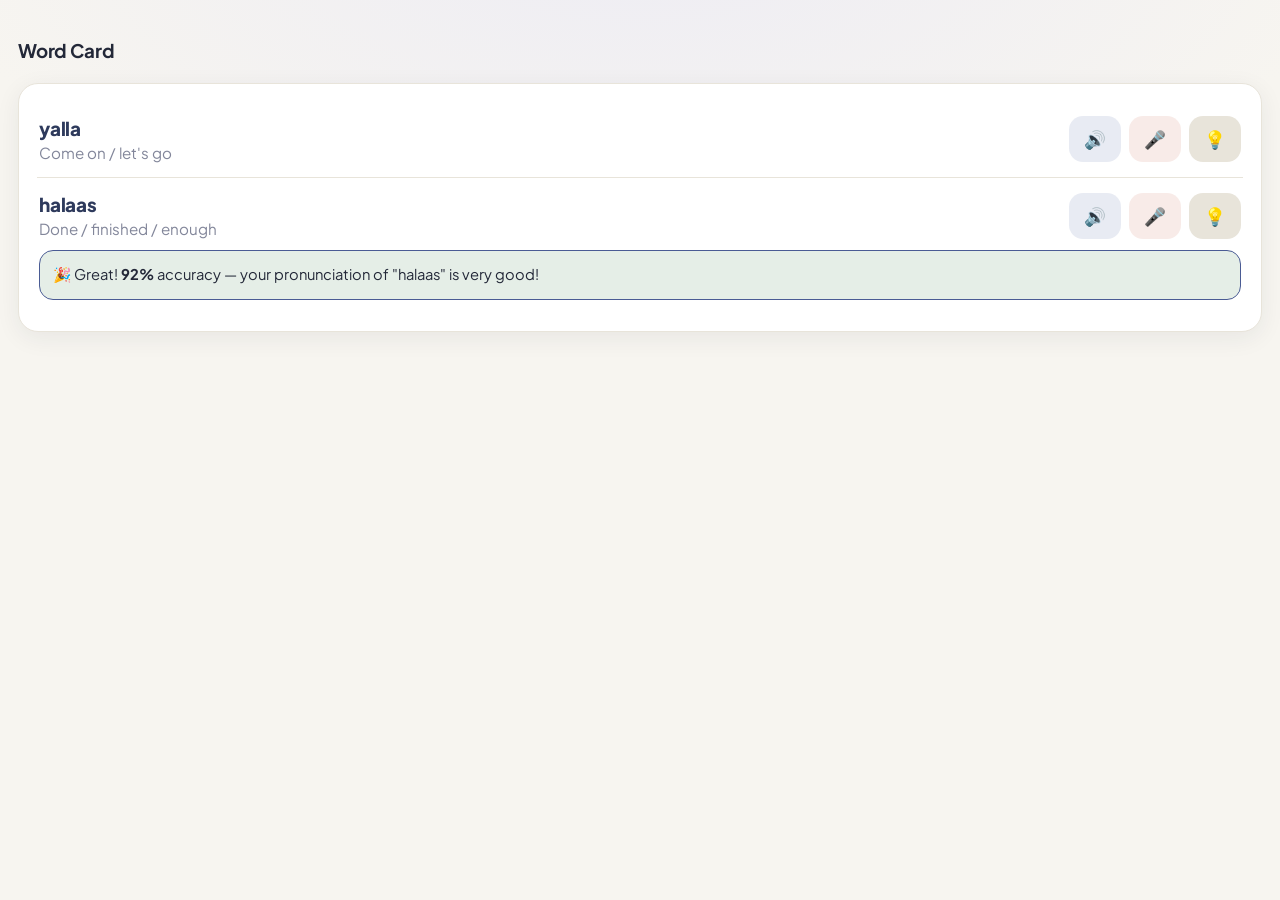
<file: .design/components/word-card.html>
<!-- @dsCard group="Components" -->
<!doctype html><html><head><meta charset="utf-8"><meta name="viewport" content="width=device-width,initial-scale=1">
<style>/* Saudi Survival — modern, elegant, mobile-first */
@import url('https://fonts.googleapis.com/css2?family=Plus+Jakarta+Sans:wght@400;600;700;800&display=swap');

:root {
  /* Gece laciverti + altın: sofistike, sıcak, premium */
  --bg: #f7f5f0;
  --bg-grad: radial-gradient(1200px 600px at 50% -10%, #edecf4 0%, #f7f5f0 60%);
  --kart: #ffffff;
  --kart-cam: rgba(255,255,255,.8);
  --metin: #232838;
  --gri: #82869a;
  --yesil: #2e3a5c;       /* ana renk: gece laciverti */
  --yesil-2: #4a5b94;     /* açık lacivert */
  --yesil-koyu: #222c47;
  --altin: #c9a449;
  --altin-2: #e3c272;
  --kirmizi: #c96f5d;     /* terrakota */
  --mavi: #5d74a8;
  --cizgi: #e8e4da;
  --radius: 20px;
  --golge: 0 6px 24px rgba(35, 40, 56, .07);
  --golge-buyuk: 0 12px 40px rgba(35, 40, 56, .13);
}
body.karanlik {
  --bg: #12151f;
  --bg-grad: radial-gradient(1200px 600px at 50% -10%, #1a2030 0%, #12151f 60%);
  --kart: #1c2230;
  --kart-cam: rgba(28, 34, 48, .85);
  --metin: #e9e7df;
  --gri: #9aa0b5;
  --yesil: #5d74a8;
  --yesil-2: #7a90c4;
  --cizgi: #2a3245;
  --golge: 0 6px 24px rgba(0,0,0,.35);
  --golge-buyuk: 0 12px 40px rgba(0,0,0,.55);
}

* { box-sizing: border-box; -webkit-tap-highlight-color: transparent; }
html { -webkit-text-size-adjust: 100%; }
body {
  margin: 0;
  font-family: "Plus Jakarta Sans", -apple-system, BlinkMacSystemFont, "Segoe UI", Roboto, sans-serif;
  background: var(--bg);
  background-image: var(--bg-grad);
  background-attachment: fixed;
  color: var(--metin);
  padding-bottom: 84px;
  line-height: 1.45;
}

h2 { font-weight: 800; letter-spacing: -.02em; }
h3 { font-weight: 700; letter-spacing: -.01em; }

/* ---------- Header ---------- */
header {
  background: linear-gradient(120deg, #222c47 0%, #2e3a5c 55%, #3a477a 100%);
  color: #fff;
  padding: 12px 16px;
  padding-top: max(12px, env(safe-area-inset-top));
  position: sticky;
  top: 0;
  z-index: 10;
  box-shadow: 0 4px 24px rgba(34, 44, 71, .35);
}
.header-inner {
  max-width: 860px;
  margin: 0 auto;
  display: flex;
  justify-content: space-between;
  align-items: center;
  gap: 6px;
  min-width: 0;
}
header h1 {
  font-size: 1rem; margin: 0; white-space: nowrap;
  font-weight: 800; letter-spacing: -.02em;
  min-width: 0; overflow: hidden; text-overflow: ellipsis; flex-shrink: 1;
}
.header-stats { display: flex; gap: 4px; align-items: center; font-weight: 700; flex-shrink: 0; }
.header-stats span {
  background: rgba(255,255,255,.16);
  border: 1px solid rgba(255,255,255,.18);
  padding: 3px 7px; border-radius: 999px; font-size: .72rem; white-space: nowrap;
}
#dilBtn {
  background: rgba(255,255,255,.28); border: none; border-radius: 999px;
  padding: 4px 9px; font-size: .72rem; font-weight: 800; color: #fff;
  cursor: pointer; font-family: inherit; flex-shrink: 0;
}
#settingsBtn { background: none; border: none; font-size: 1.15rem; cursor: pointer; padding: 0 2px; flex-shrink: 0; }

/* ---------- Alt navigasyon ---------- */
nav#tabs {
  position: fixed;
  bottom: 10px; left: 10px; right: 10px;
  display: flex;
  background: var(--kart-cam);
  backdrop-filter: blur(16px);
  -webkit-backdrop-filter: blur(16px);
  border: 1px solid var(--cizgi);
  border-radius: 24px;
  z-index: 20;
  padding: 4px;
  padding-bottom: max(4px, env(safe-area-inset-bottom));
  box-shadow: var(--golge-buyuk);
  max-width: 840px;
  margin: 0 auto;
}
.tab {
  flex: 1;
  display: flex;
  flex-direction: column;
  align-items: center;
  gap: 2px;
  padding: 10px 2px 9px;
  border: none;
  background: none;
  font-size: .74rem;
  font-weight: 700;
  font-family: inherit;
  cursor: pointer;
  color: var(--gri);
  border-radius: 18px;
  transition: all .2s;
  min-width: 0;
}
.tab em { font-style: normal; max-width: 100%; overflow: hidden; text-overflow: ellipsis; }
.tab span { font-size: 1.5rem; line-height: 1.1; transition: transform .2s; }
.tab.active {
  color: #fff;
  font-weight: 800;
  background: linear-gradient(135deg, var(--yesil), var(--yesil-2));
  box-shadow: 0 4px 14px rgba(46, 58, 92, .45);
}
.tab.active span { transform: scale(1.12); }

main { max-width: 860px; margin: 0 auto; padding: 16px 16px 28px; }
.panel { display: none; }
.panel.active { display: block; animation: fadeIn .3s cubic-bezier(.2,.8,.3,1); }
@keyframes fadeIn { from { opacity: 0; transform: translateY(10px);} to { opacity: 1; transform: none;} }

/* ---------- Kartlar ---------- */
.card {
  background: var(--kart);
  border: 1px solid var(--cizgi);
  border-radius: var(--radius);
  box-shadow: var(--golge);
  padding: 18px;
  margin: 12px 0;
}

.seviye-karti {
  display: flex; align-items: center; gap: 14px;
  background: linear-gradient(135deg, var(--kart) 60%, rgba(217,164,50,.08));
}
.seviye-karti .buyuk-ikon { font-size: 2.4rem; filter: drop-shadow(0 4px 8px rgba(0,0,0,.15)); }
.seviye-bar { height: 9px; background: var(--cizgi); border-radius: 6px; overflow: hidden; margin-top: 7px; }
.seviye-bar > div {
  height: 100%;
  background: linear-gradient(90deg, var(--altin), var(--altin-2));
  border-radius: 6px;
  transition: width .6s cubic-bezier(.2,.8,.3,1);
}

/* ---------- Hedefler ---------- */
.hedef-listesi { list-style: none; padding: 0; }
.hedef-listesi li {
  background: var(--kart);
  border: 1px solid var(--cizgi);
  border-radius: 16px;
  box-shadow: var(--golge);
  padding: 13px 16px;
  margin: 9px 0;
  display: flex;
  justify-content: space-between;
  align-items: center;
  gap: 8px;
  font-weight: 600;
  font-size: .92rem;
}
.hedef-listesi li.tamam { opacity: .55; text-decoration: line-through; }
.hedef-listesi .xp { color: var(--altin); font-weight: 800; white-space: nowrap; }

.kutla {
  background: linear-gradient(135deg, rgba(242,193,78,.18), rgba(217,164,50,.1));
  border: 1.5px solid var(--altin);
  border-radius: var(--radius);
  padding: 16px;
  text-align: center;
  margin: 12px 0;
  font-size: 1.02rem;
}

/* ---------- Kelime kartları ---------- */
.kelime-kart { border-bottom: 1px solid var(--cizgi); padding: 13px 2px; }
.kelime-kart:last-child { border-bottom: none; }
.kelime-ust { display: flex; align-items: center; justify-content: space-between; gap: 8px; }
.okunus { font-size: 1.18rem; font-weight: 800; color: var(--yesil); letter-spacing: -.01em; }
body.karanlik .okunus { color: #9fb2e8; }
.anlam { color: var(--gri); font-size: .95rem; }
.arapca-yazi { font-size: 1.25rem; color: #ab9a73; direction: rtl; }
body:not(.arapca-acik) .arapca-yazi { display: none; }
.kelime-btnler { display: flex; gap: 8px; flex-shrink: 0; }

/* ---------- Butonlar ---------- */
.btn {
  border: none;
  border-radius: 14px;
  padding: 11px 16px;
  font-size: .95rem;
  font-weight: 700;
  font-family: inherit;
  cursor: pointer;
  background: var(--cizgi);
  color: var(--metin);
  transition: transform .12s, box-shadow .2s, filter .2s;
}
.btn:active { transform: scale(.95); }
.btn.primary {
  background: linear-gradient(135deg, var(--yesil), var(--yesil-2));
  color: #fff;
  box-shadow: 0 6px 18px rgba(46, 58, 92, .35);
}
.btn.primary:active { filter: brightness(.94); }
.btn.ses { background: rgba(93, 116, 168, .14); color: var(--mavi); }
.btn.mic { background: rgba(201, 111, 93, .14); color: var(--kirmizi); }
.kelime-btnler .btn { padding: 12px 15px; font-size: 1.1rem; min-width: 48px; }
.btn.mic.dinliyor {
  background: linear-gradient(135deg, var(--kirmizi), #e3776b);
  color: #fff;
  animation: pulse 1s infinite;
  box-shadow: 0 0 0 6px rgba(208, 90, 78, .18);
}
.btn.danger { background: linear-gradient(135deg, var(--kirmizi), #e3776b); color: #fff; }
.btn.yon { border-radius: 999px; font-size: .88rem; }
.btn.yon.active {
  background: linear-gradient(135deg, var(--yesil), var(--yesil-2));
  color: #fff;
  box-shadow: 0 4px 14px rgba(46, 58, 92, .35);
}
.btn.geri { margin-bottom: 10px; background: transparent; border: 1.5px solid var(--cizgi); }
@keyframes pulse { 50% { opacity: .65; } }

.dinleme-durum {
  margin-top: 10px;
  padding: 12px 16px;
  border-radius: 14px;
  background: linear-gradient(135deg, rgba(242,193,78,.22), rgba(217,164,50,.12));
  border: 1.5px solid var(--altin);
  font-weight: 700;
  animation: pulse 1.2s infinite;
}
.duyulan { font-style: italic; color: var(--gri); margin-top: 6px; font-size: .88rem; font-weight: 400; }

select {
  width: 100%;
  padding: 13px 14px;
  border-radius: 14px;
  border: 1.5px solid var(--cizgi);
  font-size: .98rem;
  font-family: inherit;
  font-weight: 600;
  background: var(--kart);
  color: var(--metin);
  margin-bottom: 8px;
  appearance: none;
  background-image: url("data:image/svg+xml,%3Csvg xmlns='http://www.w3.org/2000/svg' width='14' height='9'%3E%3Cpath d='M1 1l6 6 6-6' stroke='%237d8783' stroke-width='2' fill='none' stroke-linecap='round'/%3E%3C/svg%3E");
  background-repeat: no-repeat;
  background-position: right 14px center;
  padding-right: 38px; /* ok ikonu metinle çakışmasın */
  overflow: hidden; text-overflow: ellipsis; white-space: nowrap;
}

/* ---------- Mod kartları ---------- */
.mod-izgara { display: grid; grid-template-columns: 1fr 1fr; gap: 12px; margin-top: 12px; }
.mod-kart {
  background: var(--kart);
  border: 1px solid var(--cizgi);
  border-radius: var(--radius);
  box-shadow: var(--golge);
  padding: 18px 10px;
  cursor: pointer;
  display: flex;
  flex-direction: column;
  align-items: center;
  gap: 4px;
  color: var(--metin);
  font-size: .95rem;
  font-family: inherit;
  transition: transform .15s, box-shadow .2s;
}
.mod-kart small { color: var(--gri); font-size: .78rem; font-weight: 500; }
.mod-ikon { font-size: 2rem; filter: drop-shadow(0 3px 6px rgba(0,0,0,.12)); }
.mod-kart:active { transform: scale(.96); }

/* ---------- Quiz ---------- */
.quiz-soru { font-size: 1.4rem; font-weight: 800; text-align: center; margin: 14px 0; color: var(--yesil); letter-spacing: -.01em; }
body.karanlik .quiz-soru { color: #9fb2e8; }
.quiz-secenekler { display: grid; gap: 10px; }
.quiz-secenek {
  background: var(--kart);
  border: 1.5px solid var(--cizgi);
  border-radius: 16px;
  padding: 15px;
  font-size: .98rem;
  font-weight: 600;
  font-family: inherit;
  cursor: pointer;
  text-align: left;
  color: var(--metin);
  transition: transform .12s, border-color .2s;
}
.quiz-secenek:active { transform: scale(.98); }
.quiz-secenek.dogru { border-color: var(--yesil-2); background: rgba(20, 176, 138, .12); }
.quiz-secenek.yanlis { border-color: var(--kirmizi); background: rgba(208, 90, 78, .12); }
.quiz-ilerleme { text-align: center; color: var(--gri); margin-bottom: 8px; font-weight: 600; font-size: .85rem; }
.skor-genis { font-size: 2.4rem; text-align: center; margin: 16px 0; font-weight: 800; }

/* ---------- Eşleştirme ---------- */
.esl-izgara { display: grid; grid-template-columns: 1fr 1fr; gap: 9px; }
.esl-kart {
  border: 1.5px solid var(--cizgi);
  background: var(--kart);
  color: var(--metin);
  border-radius: 14px;
  padding: 13px 8px;
  font-size: .9rem;
  font-weight: 600;
  font-family: inherit;
  cursor: pointer;
  min-height: 58px;
  box-shadow: var(--golge);
  transition: transform .12s, border-color .15s;
}
.esl-kart.secili { border-color: var(--altin); background: rgba(242,193,78,.16); transform: scale(1.03); }
.esl-kart.eslesti { border-color: var(--yesil-2); background: rgba(74,91,148,.12); opacity: .45; pointer-events: none; }
.esl-kart.hata { border-color: var(--kirmizi); animation: salla .3s; }
@keyframes salla { 25% { transform: translateX(-5px);} 75% { transform: translateX(5px);} }

/* ---------- Flashcard ---------- */
.fkart { perspective: 1000px; margin: 14px auto; max-width: 420px; height: 210px; cursor: pointer; }
.fkart-ic { position: relative; width: 100%; height: 100%; transition: transform .55s cubic-bezier(.3,.9,.3,1); transform-style: preserve-3d; }
.fkart.acik .fkart-ic { transform: rotateY(180deg); }
.fkart-yuz {
  position: absolute; inset: 0;
  backface-visibility: hidden;
  background: var(--kart);
  border: 1px solid var(--cizgi);
  border-radius: 22px;
  box-shadow: var(--golge-buyuk);
  display: flex; flex-direction: column; align-items: center; justify-content: center;
  gap: 8px; padding: 18px; text-align: center;
}
.fkart-arka { transform: rotateY(180deg); border: 2px solid var(--yesil-2); }
.fkart-btnler { display: flex; gap: 10px; justify-content: center; margin-top: 12px; }

/* ---------- Diyalog ---------- */
.diyalog-balon { display: flex; margin: 9px 0; }
.diyalog-balon.app { justify-content: flex-start; }
.diyalog-balon.sen { justify-content: flex-end; }
.balon {
  max-width: 84%;
  padding: 11px 15px;
  border-radius: 20px;
  box-shadow: var(--golge);
  cursor: pointer;
}
.diyalog-balon.app .balon { background: var(--kart); border: 1px solid var(--cizgi); border-bottom-left-radius: 6px; }
.diyalog-balon.sen .balon {
  background: linear-gradient(135deg, rgba(74,91,148,.14), rgba(46,58,92,.08));
  border: 1px solid rgba(74,91,148,.35);
  border-bottom-right-radius: 6px;
}
.balon .kisi { font-size: .68rem; color: var(--gri); font-weight: 800; text-transform: uppercase; letter-spacing: .04em; }
.balon .okunus { font-size: 1.02rem; }
.balon .anlam { font-size: .83rem; }
.diyalog-sira {
  position: sticky; bottom: 88px;
  background: var(--kart);
  border: 1.5px solid var(--altin);
  border-radius: var(--radius);
  padding: 14px;
  margin-top: 14px;
  box-shadow: var(--golge-buyuk);
}

/* ---------- Cep Rehberi ---------- */
.rehber-kategori h3 { margin: 18px 0 6px; }
.rehber-satir { display: flex; gap: 8px; align-items: stretch; }
.rehber-satir .rehber-ifade { flex: 1; min-width: 0; }
.rehber-alt { flex-shrink: 0; margin: 7px 0; }
.rehber-ekstra { margin: 0 0 4px; }
.rehber-ifade {
  width: 100%;
  display: flex; justify-content: space-between; align-items: center; gap: 10px;
  background: var(--kart);
  border: 1px solid var(--cizgi);
  border-radius: 16px;
  box-shadow: var(--golge);
  padding: 13px 15px;
  margin: 7px 0;
  cursor: pointer;
  text-align: left;
  color: var(--metin);
  font-size: 1rem;
  font-family: inherit;
  transition: transform .12s;
}
.rehber-ifade:active { transform: scale(.98); border-color: var(--altin); }
.rehber-ifade .hoparlor { font-size: 1.35rem; flex-shrink: 0; }

/* ---------- Çevirmen ---------- */
.cevirmen-yon { display: flex; gap: 8px; margin-bottom: 12px; }
.cevirmen-girdi textarea {
  width: 100%;
  border-radius: var(--radius);
  border: 1.5px solid var(--cizgi);
  padding: 14px;
  font-size: 1rem;
  resize: vertical;
  font-family: inherit;
  background: var(--kart);
  color: var(--metin);
  box-shadow: var(--golge);
}
.cevirmen-girdi textarea:focus { outline: 2px solid var(--yesil-2); border-color: transparent; }
.cevirmen-btnler { display: flex; gap: 10px; margin-top: 10px; }
.cevirmen-btnler .btn { flex: 1; }
.ceviri-card .buyuk-metin { font-size: 1.35rem; font-weight: 800; margin: 6px 0; letter-spacing: -.01em; }
.ceviri-etiket { color: var(--gri); font-size: .8rem; font-weight: 700; text-transform: uppercase; letter-spacing: .05em; }
.okunus-not { color: var(--gri); font-size: .78rem; }
.ceviri-card .arapca-yazi { display: block !important; opacity: .8; }
body:not(.arapca-acik) .ceviri-card .arapca-yazi { display: none !important; }

/* ---------- Ajanda ---------- */
.genel-ilerleme { display: flex; align-items: center; gap: 12px; margin-bottom: 16px; }
.bar { flex: 1; height: 14px; background: var(--cizgi); border-radius: 8px; overflow: hidden; }
.bar-dolu {
  height: 100%;
  background: linear-gradient(90deg, var(--yesil), var(--yesil-2), var(--altin-2));
  width: 0;
  border-radius: 8px;
  transition: width .6s cubic-bezier(.2,.8,.3,1);
}
#genelYuzde { font-weight: 800; }

.hafta-kart { margin-bottom: 12px; }
.hafta-baslik { display: flex; justify-content: space-between; align-items: center; }
.hafta-baslik h3 { margin: 0; font-size: 1.02rem; }
.hafta-yuzde { font-weight: 800; color: var(--yesil); }
body.karanlik .hafta-yuzde { color: #9fb2e8; }
.ders-satir {
  display: flex; justify-content: space-between; align-items: center; gap: 6px;
  padding: 9px 0; border-bottom: 1px dashed var(--cizgi);
  font-size: .92rem;
}
.ders-satir:last-child { border-bottom: none; }
.ders-satir button { font-size: .78rem; padding: 6px 12px; flex-shrink: 0; }

.rozetler { display: flex; flex-wrap: wrap; gap: 10px; }
.rozet {
  background: var(--kart);
  border: 1px solid var(--cizgi);
  border-radius: 16px;
  box-shadow: var(--golge);
  padding: 12px;
  text-align: center;
  min-width: 86px;
  flex: 1;
}
.rozet.kilitli { opacity: .3; filter: grayscale(1); }
.rozet .ikon { font-size: 1.6rem; filter: drop-shadow(0 3px 6px rgba(0,0,0,.15)); }
.rozet .ad { font-size: .7rem; color: var(--gri); font-weight: 700; margin-top: 2px; }

/* ---------- Telaffuz sonuçları ---------- */
.telaffuz-sonuc { border-radius: 14px; padding: 13px; margin-top: 10px; font-size: .92rem; }
.telaffuz-sonuc.iyi { background: rgba(94,150,108,.16); border: 1.5px solid var(--yesil-2); }
.telaffuz-sonuc.orta { background: rgba(242,193,78,.14); border: 1.5px solid var(--altin); }
.telaffuz-sonuc.kotu { background: rgba(208,90,78,.1); border: 1.5px solid var(--kirmizi); }

.ipucu { color: var(--gri); font-size: .88rem; }
.hidden { display: none !important; }

/* ---------- Dialog & toast ---------- */
dialog {
  border: 1px solid var(--cizgi);
  border-radius: 24px;
  box-shadow: var(--golge-buyuk);
  padding: 22px;
  max-width: 380px;
  width: 90%;
  background: var(--kart);
  color: var(--metin);
  font-family: inherit;
}
dialog::backdrop { background: rgba(10, 20, 16, .5); backdrop-filter: blur(4px); }
.ayar-satir { display: flex; align-items: center; gap: 10px; margin: 14px 0; flex-wrap: wrap; font-weight: 600; }
.ayar-btnler { display: flex; justify-content: space-between; margin-top: 16px; gap: 8px; }

#toast {
  position: fixed; bottom: 96px; left: 50%; transform: translateX(-50%);
  background: rgba(28, 36, 33, .94);
  backdrop-filter: blur(8px);
  color: #fff;
  padding: 12px 20px;
  border-radius: 999px;
  z-index: 100;
  box-shadow: var(--golge-buyuk);
  max-width: 92%;
  text-align: center;
  font-weight: 600;
  font-size: .9rem;
  animation: toastGir .25s cubic-bezier(.2,.8,.3,1);
}
@keyframes toastGir { from { opacity: 0; transform: translate(-50%, 12px);} to { opacity: 1; transform: translate(-50%, 0);} }

/* ---------- Aktivite takvimi & hız turu ---------- */
.takvim { display: grid; grid-template-columns: repeat(14, 1fr); gap: 5px; }
.takvim-gun { aspect-ratio: 1; border-radius: 5px; background: var(--cizgi); }
.takvim-gun.s1 { background: #cfd6ea; }
.takvim-gun.s2 { background: #7a90c4; }
.takvim-gun.s3 { background: var(--yesil); box-shadow: 0 0 6px rgba(74,91,148,.5); }

.sure-bar { height: 10px; background: var(--cizgi); border-radius: 6px; overflow: hidden; margin-bottom: 10px; }
.sure-bar > div { height: 100%; background: linear-gradient(90deg, var(--kirmizi), var(--altin-2)); transition: width 1s linear; border-radius: 6px; }

#konfeti { position: fixed; inset: 0; pointer-events: none; z-index: 99; overflow: hidden; }
.konfeti-parca { position: absolute; top: -30px; font-size: 1.5rem; animation: dus 2.6s ease-in forwards; }
@keyframes dus { to { transform: translateY(110vh) rotate(540deg); opacity: .2; } }

@media (min-width: 700px) {
  header h1 { font-size: 1.4rem; }
  .tab { font-size: .78rem; }
  .mod-izgara { grid-template-columns: repeat(4, 1fr); }
  #panel-konusma .mod-izgara { grid-template-columns: 1fr 1fr; }
  .esl-izgara { grid-template-columns: repeat(4, 1fr); }
}

/* ---------- Üst bar istatistik grubu ---------- */
#statOzet {
  background: rgba(255,255,255,.28); border: none; border-radius: 999px;
  padding: 4px 10px; font-size: .78rem; font-weight: 800; color: #fff;
  cursor: pointer; font-family: inherit; flex-shrink: 0; white-space: nowrap;
}
.stat-popover {
  position: absolute; right: 12px; top: calc(100% + 8px);
  background: var(--kart); color: var(--metin);
  border: 1px solid var(--cizgi); border-radius: 16px;
  box-shadow: var(--golge-buyuk); padding: 6px 14px; min-width: 200px; z-index: 40;
  animation: fadeIn .2s;
}
.stat-satir {
  display: flex; justify-content: space-between; gap: 14px;
  padding: 8px 0; border-bottom: 1px dashed var(--cizgi); font-size: .9rem;
}
.stat-satir:last-child { border-bottom: none; }

/* ---------- Canlı Tercüman ---------- */
.canli-btnler { display: grid; grid-template-columns: 1fr 1fr; gap: 10px; margin: 12px 0; }
.canli-btnler .btn { padding: 18px 10px; font-size: 1rem; border-radius: 18px; }
#canliLog { margin-top: 8px; }

body{padding:18px;min-height:auto}
</style></head>
<body>
<h3>Word Card</h3>
<div class="card">
  <div class="kelime-kart"><div class="kelime-ust">
    <div><div class="okunus">yalla</div><div class="anlam">Come on / let's go</div></div>
    <div class="kelime-btnler"><button class="btn ses">🔊</button><button class="btn mic">🎤</button><button class="btn">💡</button></div>
  </div></div>
  <div class="kelime-kart"><div class="kelime-ust">
    <div><div class="okunus">halaas</div><div class="anlam">Done / finished / enough</div></div>
    <div class="kelime-btnler"><button class="btn ses">🔊</button><button class="btn mic">🎤</button><button class="btn">💡</button></div>
  </div>
  <div class="telaffuz-sonuc iyi">🎉 Great! <b>92%</b> accuracy — your pronunciation of "halaas" is very good!</div></div>
</div></body></html>
</file>
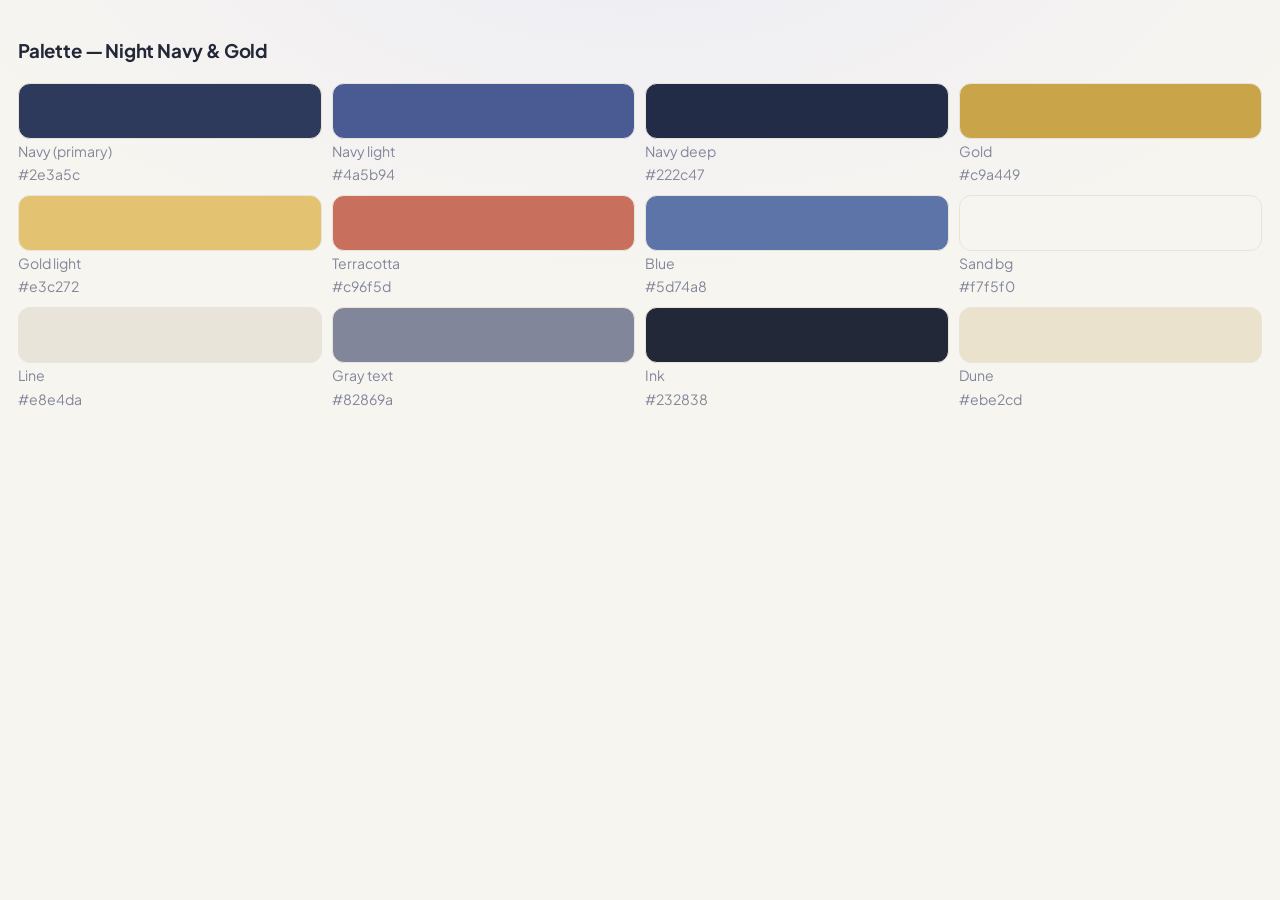
<file: .design/foundations/colors.html>
<!-- @dsCard group="Foundations" -->
<!doctype html><html><head><meta charset="utf-8"><meta name="viewport" content="width=device-width,initial-scale=1">
<style>/* Saudi Survival — modern, elegant, mobile-first */
@import url('https://fonts.googleapis.com/css2?family=Plus+Jakarta+Sans:wght@400;600;700;800&display=swap');

:root {
  /* Gece laciverti + altın: sofistike, sıcak, premium */
  --bg: #f7f5f0;
  --bg-grad: radial-gradient(1200px 600px at 50% -10%, #edecf4 0%, #f7f5f0 60%);
  --kart: #ffffff;
  --kart-cam: rgba(255,255,255,.8);
  --metin: #232838;
  --gri: #82869a;
  --yesil: #2e3a5c;       /* ana renk: gece laciverti */
  --yesil-2: #4a5b94;     /* açık lacivert */
  --yesil-koyu: #222c47;
  --altin: #c9a449;
  --altin-2: #e3c272;
  --kirmizi: #c96f5d;     /* terrakota */
  --mavi: #5d74a8;
  --cizgi: #e8e4da;
  --radius: 20px;
  --golge: 0 6px 24px rgba(35, 40, 56, .07);
  --golge-buyuk: 0 12px 40px rgba(35, 40, 56, .13);
}
body.karanlik {
  --bg: #12151f;
  --bg-grad: radial-gradient(1200px 600px at 50% -10%, #1a2030 0%, #12151f 60%);
  --kart: #1c2230;
  --kart-cam: rgba(28, 34, 48, .85);
  --metin: #e9e7df;
  --gri: #9aa0b5;
  --yesil: #5d74a8;
  --yesil-2: #7a90c4;
  --cizgi: #2a3245;
  --golge: 0 6px 24px rgba(0,0,0,.35);
  --golge-buyuk: 0 12px 40px rgba(0,0,0,.55);
}

* { box-sizing: border-box; -webkit-tap-highlight-color: transparent; }
html { -webkit-text-size-adjust: 100%; }
body {
  margin: 0;
  font-family: "Plus Jakarta Sans", -apple-system, BlinkMacSystemFont, "Segoe UI", Roboto, sans-serif;
  background: var(--bg);
  background-image: var(--bg-grad);
  background-attachment: fixed;
  color: var(--metin);
  padding-bottom: 84px;
  line-height: 1.45;
}

h2 { font-weight: 800; letter-spacing: -.02em; }
h3 { font-weight: 700; letter-spacing: -.01em; }

/* ---------- Header ---------- */
header {
  background: linear-gradient(120deg, #222c47 0%, #2e3a5c 55%, #3a477a 100%);
  color: #fff;
  padding: 12px 16px;
  padding-top: max(12px, env(safe-area-inset-top));
  position: sticky;
  top: 0;
  z-index: 10;
  box-shadow: 0 4px 24px rgba(34, 44, 71, .35);
}
.header-inner {
  max-width: 860px;
  margin: 0 auto;
  display: flex;
  justify-content: space-between;
  align-items: center;
  gap: 6px;
  min-width: 0;
}
header h1 {
  font-size: 1rem; margin: 0; white-space: nowrap;
  font-weight: 800; letter-spacing: -.02em;
  min-width: 0; overflow: hidden; text-overflow: ellipsis; flex-shrink: 1;
}
.header-stats { display: flex; gap: 4px; align-items: center; font-weight: 700; flex-shrink: 0; }
.header-stats span {
  background: rgba(255,255,255,.16);
  border: 1px solid rgba(255,255,255,.18);
  padding: 3px 7px; border-radius: 999px; font-size: .72rem; white-space: nowrap;
}
#dilBtn {
  background: rgba(255,255,255,.28); border: none; border-radius: 999px;
  padding: 4px 9px; font-size: .72rem; font-weight: 800; color: #fff;
  cursor: pointer; font-family: inherit; flex-shrink: 0;
}
#settingsBtn { background: none; border: none; font-size: 1.15rem; cursor: pointer; padding: 0 2px; flex-shrink: 0; }

/* ---------- Alt navigasyon ---------- */
nav#tabs {
  position: fixed;
  bottom: 10px; left: 10px; right: 10px;
  display: flex;
  background: var(--kart-cam);
  backdrop-filter: blur(16px);
  -webkit-backdrop-filter: blur(16px);
  border: 1px solid var(--cizgi);
  border-radius: 24px;
  z-index: 20;
  padding: 4px;
  padding-bottom: max(4px, env(safe-area-inset-bottom));
  box-shadow: var(--golge-buyuk);
  max-width: 840px;
  margin: 0 auto;
}
.tab {
  flex: 1;
  display: flex;
  flex-direction: column;
  align-items: center;
  gap: 2px;
  padding: 10px 2px 9px;
  border: none;
  background: none;
  font-size: .74rem;
  font-weight: 700;
  font-family: inherit;
  cursor: pointer;
  color: var(--gri);
  border-radius: 18px;
  transition: all .2s;
  min-width: 0;
}
.tab em { font-style: normal; max-width: 100%; overflow: hidden; text-overflow: ellipsis; }
.tab span { font-size: 1.5rem; line-height: 1.1; transition: transform .2s; }
.tab.active {
  color: #fff;
  font-weight: 800;
  background: linear-gradient(135deg, var(--yesil), var(--yesil-2));
  box-shadow: 0 4px 14px rgba(46, 58, 92, .45);
}
.tab.active span { transform: scale(1.12); }

main { max-width: 860px; margin: 0 auto; padding: 16px 16px 28px; }
.panel { display: none; }
.panel.active { display: block; animation: fadeIn .3s cubic-bezier(.2,.8,.3,1); }
@keyframes fadeIn { from { opacity: 0; transform: translateY(10px);} to { opacity: 1; transform: none;} }

/* ---------- Kartlar ---------- */
.card {
  background: var(--kart);
  border: 1px solid var(--cizgi);
  border-radius: var(--radius);
  box-shadow: var(--golge);
  padding: 18px;
  margin: 12px 0;
}

.seviye-karti {
  display: flex; align-items: center; gap: 14px;
  background: linear-gradient(135deg, var(--kart) 60%, rgba(217,164,50,.08));
}
.seviye-karti .buyuk-ikon { font-size: 2.4rem; filter: drop-shadow(0 4px 8px rgba(0,0,0,.15)); }
.seviye-bar { height: 9px; background: var(--cizgi); border-radius: 6px; overflow: hidden; margin-top: 7px; }
.seviye-bar > div {
  height: 100%;
  background: linear-gradient(90deg, var(--altin), var(--altin-2));
  border-radius: 6px;
  transition: width .6s cubic-bezier(.2,.8,.3,1);
}

/* ---------- Hedefler ---------- */
.hedef-listesi { list-style: none; padding: 0; }
.hedef-listesi li {
  background: var(--kart);
  border: 1px solid var(--cizgi);
  border-radius: 16px;
  box-shadow: var(--golge);
  padding: 13px 16px;
  margin: 9px 0;
  display: flex;
  justify-content: space-between;
  align-items: center;
  gap: 8px;
  font-weight: 600;
  font-size: .92rem;
}
.hedef-listesi li.tamam { opacity: .55; text-decoration: line-through; }
.hedef-listesi .xp { color: var(--altin); font-weight: 800; white-space: nowrap; }

.kutla {
  background: linear-gradient(135deg, rgba(242,193,78,.18), rgba(217,164,50,.1));
  border: 1.5px solid var(--altin);
  border-radius: var(--radius);
  padding: 16px;
  text-align: center;
  margin: 12px 0;
  font-size: 1.02rem;
}

/* ---------- Kelime kartları ---------- */
.kelime-kart { border-bottom: 1px solid var(--cizgi); padding: 13px 2px; }
.kelime-kart:last-child { border-bottom: none; }
.kelime-ust { display: flex; align-items: center; justify-content: space-between; gap: 8px; }
.okunus { font-size: 1.18rem; font-weight: 800; color: var(--yesil); letter-spacing: -.01em; }
body.karanlik .okunus { color: #9fb2e8; }
.anlam { color: var(--gri); font-size: .95rem; }
.arapca-yazi { font-size: 1.25rem; color: #ab9a73; direction: rtl; }
body:not(.arapca-acik) .arapca-yazi { display: none; }
.kelime-btnler { display: flex; gap: 8px; flex-shrink: 0; }

/* ---------- Butonlar ---------- */
.btn {
  border: none;
  border-radius: 14px;
  padding: 11px 16px;
  font-size: .95rem;
  font-weight: 700;
  font-family: inherit;
  cursor: pointer;
  background: var(--cizgi);
  color: var(--metin);
  transition: transform .12s, box-shadow .2s, filter .2s;
}
.btn:active { transform: scale(.95); }
.btn.primary {
  background: linear-gradient(135deg, var(--yesil), var(--yesil-2));
  color: #fff;
  box-shadow: 0 6px 18px rgba(46, 58, 92, .35);
}
.btn.primary:active { filter: brightness(.94); }
.btn.ses { background: rgba(93, 116, 168, .14); color: var(--mavi); }
.btn.mic { background: rgba(201, 111, 93, .14); color: var(--kirmizi); }
.kelime-btnler .btn { padding: 12px 15px; font-size: 1.1rem; min-width: 48px; }
.btn.mic.dinliyor {
  background: linear-gradient(135deg, var(--kirmizi), #e3776b);
  color: #fff;
  animation: pulse 1s infinite;
  box-shadow: 0 0 0 6px rgba(208, 90, 78, .18);
}
.btn.danger { background: linear-gradient(135deg, var(--kirmizi), #e3776b); color: #fff; }
.btn.yon { border-radius: 999px; font-size: .88rem; }
.btn.yon.active {
  background: linear-gradient(135deg, var(--yesil), var(--yesil-2));
  color: #fff;
  box-shadow: 0 4px 14px rgba(46, 58, 92, .35);
}
.btn.geri { margin-bottom: 10px; background: transparent; border: 1.5px solid var(--cizgi); }
@keyframes pulse { 50% { opacity: .65; } }

.dinleme-durum {
  margin-top: 10px;
  padding: 12px 16px;
  border-radius: 14px;
  background: linear-gradient(135deg, rgba(242,193,78,.22), rgba(217,164,50,.12));
  border: 1.5px solid var(--altin);
  font-weight: 700;
  animation: pulse 1.2s infinite;
}
.duyulan { font-style: italic; color: var(--gri); margin-top: 6px; font-size: .88rem; font-weight: 400; }

select {
  width: 100%;
  padding: 13px 14px;
  border-radius: 14px;
  border: 1.5px solid var(--cizgi);
  font-size: .98rem;
  font-family: inherit;
  font-weight: 600;
  background: var(--kart);
  color: var(--metin);
  margin-bottom: 8px;
  appearance: none;
  background-image: url("data:image/svg+xml,%3Csvg xmlns='http://www.w3.org/2000/svg' width='14' height='9'%3E%3Cpath d='M1 1l6 6 6-6' stroke='%237d8783' stroke-width='2' fill='none' stroke-linecap='round'/%3E%3C/svg%3E");
  background-repeat: no-repeat;
  background-position: right 14px center;
  padding-right: 38px; /* ok ikonu metinle çakışmasın */
  overflow: hidden; text-overflow: ellipsis; white-space: nowrap;
}

/* ---------- Mod kartları ---------- */
.mod-izgara { display: grid; grid-template-columns: 1fr 1fr; gap: 12px; margin-top: 12px; }
.mod-kart {
  background: var(--kart);
  border: 1px solid var(--cizgi);
  border-radius: var(--radius);
  box-shadow: var(--golge);
  padding: 18px 10px;
  cursor: pointer;
  display: flex;
  flex-direction: column;
  align-items: center;
  gap: 4px;
  color: var(--metin);
  font-size: .95rem;
  font-family: inherit;
  transition: transform .15s, box-shadow .2s;
}
.mod-kart small { color: var(--gri); font-size: .78rem; font-weight: 500; }
.mod-ikon { font-size: 2rem; filter: drop-shadow(0 3px 6px rgba(0,0,0,.12)); }
.mod-kart:active { transform: scale(.96); }

/* ---------- Quiz ---------- */
.quiz-soru { font-size: 1.4rem; font-weight: 800; text-align: center; margin: 14px 0; color: var(--yesil); letter-spacing: -.01em; }
body.karanlik .quiz-soru { color: #9fb2e8; }
.quiz-secenekler { display: grid; gap: 10px; }
.quiz-secenek {
  background: var(--kart);
  border: 1.5px solid var(--cizgi);
  border-radius: 16px;
  padding: 15px;
  font-size: .98rem;
  font-weight: 600;
  font-family: inherit;
  cursor: pointer;
  text-align: left;
  color: var(--metin);
  transition: transform .12s, border-color .2s;
}
.quiz-secenek:active { transform: scale(.98); }
.quiz-secenek.dogru { border-color: var(--yesil-2); background: rgba(20, 176, 138, .12); }
.quiz-secenek.yanlis { border-color: var(--kirmizi); background: rgba(208, 90, 78, .12); }
.quiz-ilerleme { text-align: center; color: var(--gri); margin-bottom: 8px; font-weight: 600; font-size: .85rem; }
.skor-genis { font-size: 2.4rem; text-align: center; margin: 16px 0; font-weight: 800; }

/* ---------- Eşleştirme ---------- */
.esl-izgara { display: grid; grid-template-columns: 1fr 1fr; gap: 9px; }
.esl-kart {
  border: 1.5px solid var(--cizgi);
  background: var(--kart);
  color: var(--metin);
  border-radius: 14px;
  padding: 13px 8px;
  font-size: .9rem;
  font-weight: 600;
  font-family: inherit;
  cursor: pointer;
  min-height: 58px;
  box-shadow: var(--golge);
  transition: transform .12s, border-color .15s;
}
.esl-kart.secili { border-color: var(--altin); background: rgba(242,193,78,.16); transform: scale(1.03); }
.esl-kart.eslesti { border-color: var(--yesil-2); background: rgba(74,91,148,.12); opacity: .45; pointer-events: none; }
.esl-kart.hata { border-color: var(--kirmizi); animation: salla .3s; }
@keyframes salla { 25% { transform: translateX(-5px);} 75% { transform: translateX(5px);} }

/* ---------- Flashcard ---------- */
.fkart { perspective: 1000px; margin: 14px auto; max-width: 420px; height: 210px; cursor: pointer; }
.fkart-ic { position: relative; width: 100%; height: 100%; transition: transform .55s cubic-bezier(.3,.9,.3,1); transform-style: preserve-3d; }
.fkart.acik .fkart-ic { transform: rotateY(180deg); }
.fkart-yuz {
  position: absolute; inset: 0;
  backface-visibility: hidden;
  background: var(--kart);
  border: 1px solid var(--cizgi);
  border-radius: 22px;
  box-shadow: var(--golge-buyuk);
  display: flex; flex-direction: column; align-items: center; justify-content: center;
  gap: 8px; padding: 18px; text-align: center;
}
.fkart-arka { transform: rotateY(180deg); border: 2px solid var(--yesil-2); }
.fkart-btnler { display: flex; gap: 10px; justify-content: center; margin-top: 12px; }

/* ---------- Diyalog ---------- */
.diyalog-balon { display: flex; margin: 9px 0; }
.diyalog-balon.app { justify-content: flex-start; }
.diyalog-balon.sen { justify-content: flex-end; }
.balon {
  max-width: 84%;
  padding: 11px 15px;
  border-radius: 20px;
  box-shadow: var(--golge);
  cursor: pointer;
}
.diyalog-balon.app .balon { background: var(--kart); border: 1px solid var(--cizgi); border-bottom-left-radius: 6px; }
.diyalog-balon.sen .balon {
  background: linear-gradient(135deg, rgba(74,91,148,.14), rgba(46,58,92,.08));
  border: 1px solid rgba(74,91,148,.35);
  border-bottom-right-radius: 6px;
}
.balon .kisi { font-size: .68rem; color: var(--gri); font-weight: 800; text-transform: uppercase; letter-spacing: .04em; }
.balon .okunus { font-size: 1.02rem; }
.balon .anlam { font-size: .83rem; }
.diyalog-sira {
  position: sticky; bottom: 88px;
  background: var(--kart);
  border: 1.5px solid var(--altin);
  border-radius: var(--radius);
  padding: 14px;
  margin-top: 14px;
  box-shadow: var(--golge-buyuk);
}

/* ---------- Cep Rehberi ---------- */
.rehber-kategori h3 { margin: 18px 0 6px; }
.rehber-satir { display: flex; gap: 8px; align-items: stretch; }
.rehber-satir .rehber-ifade { flex: 1; min-width: 0; }
.rehber-alt { flex-shrink: 0; margin: 7px 0; }
.rehber-ekstra { margin: 0 0 4px; }
.rehber-ifade {
  width: 100%;
  display: flex; justify-content: space-between; align-items: center; gap: 10px;
  background: var(--kart);
  border: 1px solid var(--cizgi);
  border-radius: 16px;
  box-shadow: var(--golge);
  padding: 13px 15px;
  margin: 7px 0;
  cursor: pointer;
  text-align: left;
  color: var(--metin);
  font-size: 1rem;
  font-family: inherit;
  transition: transform .12s;
}
.rehber-ifade:active { transform: scale(.98); border-color: var(--altin); }
.rehber-ifade .hoparlor { font-size: 1.35rem; flex-shrink: 0; }

/* ---------- Çevirmen ---------- */
.cevirmen-yon { display: flex; gap: 8px; margin-bottom: 12px; }
.cevirmen-girdi textarea {
  width: 100%;
  border-radius: var(--radius);
  border: 1.5px solid var(--cizgi);
  padding: 14px;
  font-size: 1rem;
  resize: vertical;
  font-family: inherit;
  background: var(--kart);
  color: var(--metin);
  box-shadow: var(--golge);
}
.cevirmen-girdi textarea:focus { outline: 2px solid var(--yesil-2); border-color: transparent; }
.cevirmen-btnler { display: flex; gap: 10px; margin-top: 10px; }
.cevirmen-btnler .btn { flex: 1; }
.ceviri-card .buyuk-metin { font-size: 1.35rem; font-weight: 800; margin: 6px 0; letter-spacing: -.01em; }
.ceviri-etiket { color: var(--gri); font-size: .8rem; font-weight: 700; text-transform: uppercase; letter-spacing: .05em; }
.okunus-not { color: var(--gri); font-size: .78rem; }
.ceviri-card .arapca-yazi { display: block !important; opacity: .8; }
body:not(.arapca-acik) .ceviri-card .arapca-yazi { display: none !important; }

/* ---------- Ajanda ---------- */
.genel-ilerleme { display: flex; align-items: center; gap: 12px; margin-bottom: 16px; }
.bar { flex: 1; height: 14px; background: var(--cizgi); border-radius: 8px; overflow: hidden; }
.bar-dolu {
  height: 100%;
  background: linear-gradient(90deg, var(--yesil), var(--yesil-2), var(--altin-2));
  width: 0;
  border-radius: 8px;
  transition: width .6s cubic-bezier(.2,.8,.3,1);
}
#genelYuzde { font-weight: 800; }

.hafta-kart { margin-bottom: 12px; }
.hafta-baslik { display: flex; justify-content: space-between; align-items: center; }
.hafta-baslik h3 { margin: 0; font-size: 1.02rem; }
.hafta-yuzde { font-weight: 800; color: var(--yesil); }
body.karanlik .hafta-yuzde { color: #9fb2e8; }
.ders-satir {
  display: flex; justify-content: space-between; align-items: center; gap: 6px;
  padding: 9px 0; border-bottom: 1px dashed var(--cizgi);
  font-size: .92rem;
}
.ders-satir:last-child { border-bottom: none; }
.ders-satir button { font-size: .78rem; padding: 6px 12px; flex-shrink: 0; }

.rozetler { display: flex; flex-wrap: wrap; gap: 10px; }
.rozet {
  background: var(--kart);
  border: 1px solid var(--cizgi);
  border-radius: 16px;
  box-shadow: var(--golge);
  padding: 12px;
  text-align: center;
  min-width: 86px;
  flex: 1;
}
.rozet.kilitli { opacity: .3; filter: grayscale(1); }
.rozet .ikon { font-size: 1.6rem; filter: drop-shadow(0 3px 6px rgba(0,0,0,.15)); }
.rozet .ad { font-size: .7rem; color: var(--gri); font-weight: 700; margin-top: 2px; }

/* ---------- Telaffuz sonuçları ---------- */
.telaffuz-sonuc { border-radius: 14px; padding: 13px; margin-top: 10px; font-size: .92rem; }
.telaffuz-sonuc.iyi { background: rgba(94,150,108,.16); border: 1.5px solid var(--yesil-2); }
.telaffuz-sonuc.orta { background: rgba(242,193,78,.14); border: 1.5px solid var(--altin); }
.telaffuz-sonuc.kotu { background: rgba(208,90,78,.1); border: 1.5px solid var(--kirmizi); }

.ipucu { color: var(--gri); font-size: .88rem; }
.hidden { display: none !important; }

/* ---------- Dialog & toast ---------- */
dialog {
  border: 1px solid var(--cizgi);
  border-radius: 24px;
  box-shadow: var(--golge-buyuk);
  padding: 22px;
  max-width: 380px;
  width: 90%;
  background: var(--kart);
  color: var(--metin);
  font-family: inherit;
}
dialog::backdrop { background: rgba(10, 20, 16, .5); backdrop-filter: blur(4px); }
.ayar-satir { display: flex; align-items: center; gap: 10px; margin: 14px 0; flex-wrap: wrap; font-weight: 600; }
.ayar-btnler { display: flex; justify-content: space-between; margin-top: 16px; gap: 8px; }

#toast {
  position: fixed; bottom: 96px; left: 50%; transform: translateX(-50%);
  background: rgba(28, 36, 33, .94);
  backdrop-filter: blur(8px);
  color: #fff;
  padding: 12px 20px;
  border-radius: 999px;
  z-index: 100;
  box-shadow: var(--golge-buyuk);
  max-width: 92%;
  text-align: center;
  font-weight: 600;
  font-size: .9rem;
  animation: toastGir .25s cubic-bezier(.2,.8,.3,1);
}
@keyframes toastGir { from { opacity: 0; transform: translate(-50%, 12px);} to { opacity: 1; transform: translate(-50%, 0);} }

/* ---------- Aktivite takvimi & hız turu ---------- */
.takvim { display: grid; grid-template-columns: repeat(14, 1fr); gap: 5px; }
.takvim-gun { aspect-ratio: 1; border-radius: 5px; background: var(--cizgi); }
.takvim-gun.s1 { background: #cfd6ea; }
.takvim-gun.s2 { background: #7a90c4; }
.takvim-gun.s3 { background: var(--yesil); box-shadow: 0 0 6px rgba(74,91,148,.5); }

.sure-bar { height: 10px; background: var(--cizgi); border-radius: 6px; overflow: hidden; margin-bottom: 10px; }
.sure-bar > div { height: 100%; background: linear-gradient(90deg, var(--kirmizi), var(--altin-2)); transition: width 1s linear; border-radius: 6px; }

#konfeti { position: fixed; inset: 0; pointer-events: none; z-index: 99; overflow: hidden; }
.konfeti-parca { position: absolute; top: -30px; font-size: 1.5rem; animation: dus 2.6s ease-in forwards; }
@keyframes dus { to { transform: translateY(110vh) rotate(540deg); opacity: .2; } }

@media (min-width: 700px) {
  header h1 { font-size: 1.4rem; }
  .tab { font-size: .78rem; }
  .mod-izgara { grid-template-columns: repeat(4, 1fr); }
  #panel-konusma .mod-izgara { grid-template-columns: 1fr 1fr; }
  .esl-izgara { grid-template-columns: repeat(4, 1fr); }
}

/* ---------- Üst bar istatistik grubu ---------- */
#statOzet {
  background: rgba(255,255,255,.28); border: none; border-radius: 999px;
  padding: 4px 10px; font-size: .78rem; font-weight: 800; color: #fff;
  cursor: pointer; font-family: inherit; flex-shrink: 0; white-space: nowrap;
}
.stat-popover {
  position: absolute; right: 12px; top: calc(100% + 8px);
  background: var(--kart); color: var(--metin);
  border: 1px solid var(--cizgi); border-radius: 16px;
  box-shadow: var(--golge-buyuk); padding: 6px 14px; min-width: 200px; z-index: 40;
  animation: fadeIn .2s;
}
.stat-satir {
  display: flex; justify-content: space-between; gap: 14px;
  padding: 8px 0; border-bottom: 1px dashed var(--cizgi); font-size: .9rem;
}
.stat-satir:last-child { border-bottom: none; }

/* ---------- Canlı Tercüman ---------- */
.canli-btnler { display: grid; grid-template-columns: 1fr 1fr; gap: 10px; margin: 12px 0; }
.canli-btnler .btn { padding: 18px 10px; font-size: 1rem; border-radius: 18px; }
#canliLog { margin-top: 8px; }

body{padding:18px;min-height:auto}
</style></head>
<body>
<h3>Palette — Night Navy & Gold</h3>
<div style="display:grid;grid-template-columns:repeat(4,1fr);gap:10px">
<div><div style="height:56px;border-radius:12px;background:#2e3a5c;border:1px solid #e8e4da"></div><small class="ipucu">Navy (primary)<br>#2e3a5c</small></div><div><div style="height:56px;border-radius:12px;background:#4a5b94;border:1px solid #e8e4da"></div><small class="ipucu">Navy light<br>#4a5b94</small></div><div><div style="height:56px;border-radius:12px;background:#222c47;border:1px solid #e8e4da"></div><small class="ipucu">Navy deep<br>#222c47</small></div><div><div style="height:56px;border-radius:12px;background:#c9a449;border:1px solid #e8e4da"></div><small class="ipucu">Gold<br>#c9a449</small></div><div><div style="height:56px;border-radius:12px;background:#e3c272;border:1px solid #e8e4da"></div><small class="ipucu">Gold light<br>#e3c272</small></div><div><div style="height:56px;border-radius:12px;background:#c96f5d;border:1px solid #e8e4da"></div><small class="ipucu">Terracotta<br>#c96f5d</small></div><div><div style="height:56px;border-radius:12px;background:#5d74a8;border:1px solid #e8e4da"></div><small class="ipucu">Blue<br>#5d74a8</small></div><div><div style="height:56px;border-radius:12px;background:#f7f5f0;border:1px solid #e8e4da"></div><small class="ipucu">Sand bg<br>#f7f5f0</small></div><div><div style="height:56px;border-radius:12px;background:#e8e4da;border:1px solid #e8e4da"></div><small class="ipucu">Line<br>#e8e4da</small></div><div><div style="height:56px;border-radius:12px;background:#82869a;border:1px solid #e8e4da"></div><small class="ipucu">Gray text<br>#82869a</small></div><div><div style="height:56px;border-radius:12px;background:#232838;border:1px solid #e8e4da"></div><small class="ipucu">Ink<br>#232838</small></div><div><div style="height:56px;border-radius:12px;background:#ebe2cd;border:1px solid #e8e4da"></div><small class="ipucu">Dune<br>#ebe2cd</small></div>
</div></body></html>
</file>
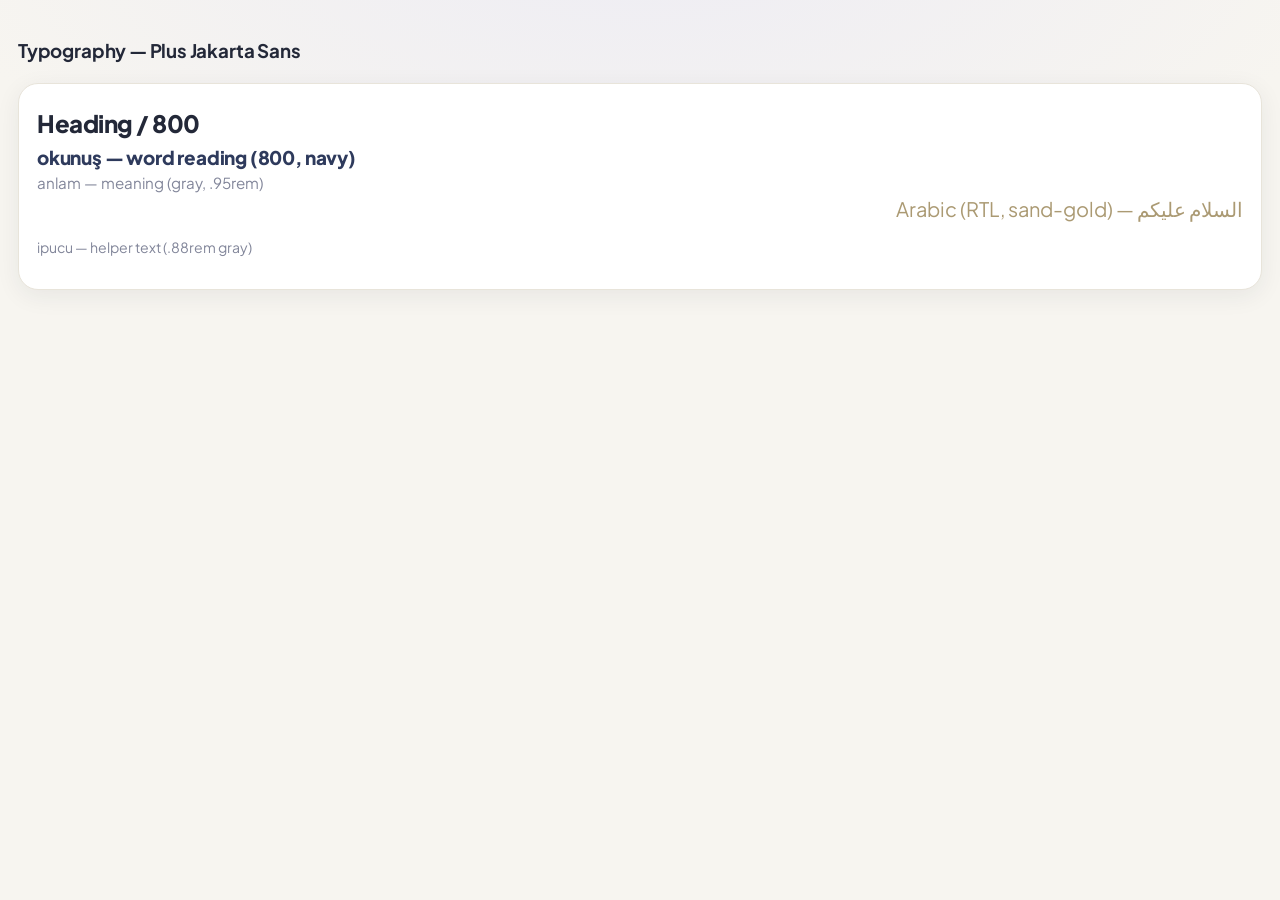
<file: .design/foundations/type.html>
<!-- @dsCard group="Foundations" -->
<!doctype html><html><head><meta charset="utf-8"><meta name="viewport" content="width=device-width,initial-scale=1">
<style>/* Saudi Survival — modern, elegant, mobile-first */
@import url('https://fonts.googleapis.com/css2?family=Plus+Jakarta+Sans:wght@400;600;700;800&display=swap');

:root {
  /* Gece laciverti + altın: sofistike, sıcak, premium */
  --bg: #f7f5f0;
  --bg-grad: radial-gradient(1200px 600px at 50% -10%, #edecf4 0%, #f7f5f0 60%);
  --kart: #ffffff;
  --kart-cam: rgba(255,255,255,.8);
  --metin: #232838;
  --gri: #82869a;
  --yesil: #2e3a5c;       /* ana renk: gece laciverti */
  --yesil-2: #4a5b94;     /* açık lacivert */
  --yesil-koyu: #222c47;
  --altin: #c9a449;
  --altin-2: #e3c272;
  --kirmizi: #c96f5d;     /* terrakota */
  --mavi: #5d74a8;
  --cizgi: #e8e4da;
  --radius: 20px;
  --golge: 0 6px 24px rgba(35, 40, 56, .07);
  --golge-buyuk: 0 12px 40px rgba(35, 40, 56, .13);
}
body.karanlik {
  --bg: #12151f;
  --bg-grad: radial-gradient(1200px 600px at 50% -10%, #1a2030 0%, #12151f 60%);
  --kart: #1c2230;
  --kart-cam: rgba(28, 34, 48, .85);
  --metin: #e9e7df;
  --gri: #9aa0b5;
  --yesil: #5d74a8;
  --yesil-2: #7a90c4;
  --cizgi: #2a3245;
  --golge: 0 6px 24px rgba(0,0,0,.35);
  --golge-buyuk: 0 12px 40px rgba(0,0,0,.55);
}

* { box-sizing: border-box; -webkit-tap-highlight-color: transparent; }
html { -webkit-text-size-adjust: 100%; }
body {
  margin: 0;
  font-family: "Plus Jakarta Sans", -apple-system, BlinkMacSystemFont, "Segoe UI", Roboto, sans-serif;
  background: var(--bg);
  background-image: var(--bg-grad);
  background-attachment: fixed;
  color: var(--metin);
  padding-bottom: 84px;
  line-height: 1.45;
}

h2 { font-weight: 800; letter-spacing: -.02em; }
h3 { font-weight: 700; letter-spacing: -.01em; }

/* ---------- Header ---------- */
header {
  background: linear-gradient(120deg, #222c47 0%, #2e3a5c 55%, #3a477a 100%);
  color: #fff;
  padding: 12px 16px;
  padding-top: max(12px, env(safe-area-inset-top));
  position: sticky;
  top: 0;
  z-index: 10;
  box-shadow: 0 4px 24px rgba(34, 44, 71, .35);
}
.header-inner {
  max-width: 860px;
  margin: 0 auto;
  display: flex;
  justify-content: space-between;
  align-items: center;
  gap: 6px;
  min-width: 0;
}
header h1 {
  font-size: 1rem; margin: 0; white-space: nowrap;
  font-weight: 800; letter-spacing: -.02em;
  min-width: 0; overflow: hidden; text-overflow: ellipsis; flex-shrink: 1;
}
.header-stats { display: flex; gap: 4px; align-items: center; font-weight: 700; flex-shrink: 0; }
.header-stats span {
  background: rgba(255,255,255,.16);
  border: 1px solid rgba(255,255,255,.18);
  padding: 3px 7px; border-radius: 999px; font-size: .72rem; white-space: nowrap;
}
#dilBtn {
  background: rgba(255,255,255,.28); border: none; border-radius: 999px;
  padding: 4px 9px; font-size: .72rem; font-weight: 800; color: #fff;
  cursor: pointer; font-family: inherit; flex-shrink: 0;
}
#settingsBtn { background: none; border: none; font-size: 1.15rem; cursor: pointer; padding: 0 2px; flex-shrink: 0; }

/* ---------- Alt navigasyon ---------- */
nav#tabs {
  position: fixed;
  bottom: 10px; left: 10px; right: 10px;
  display: flex;
  background: var(--kart-cam);
  backdrop-filter: blur(16px);
  -webkit-backdrop-filter: blur(16px);
  border: 1px solid var(--cizgi);
  border-radius: 24px;
  z-index: 20;
  padding: 4px;
  padding-bottom: max(4px, env(safe-area-inset-bottom));
  box-shadow: var(--golge-buyuk);
  max-width: 840px;
  margin: 0 auto;
}
.tab {
  flex: 1;
  display: flex;
  flex-direction: column;
  align-items: center;
  gap: 2px;
  padding: 10px 2px 9px;
  border: none;
  background: none;
  font-size: .74rem;
  font-weight: 700;
  font-family: inherit;
  cursor: pointer;
  color: var(--gri);
  border-radius: 18px;
  transition: all .2s;
  min-width: 0;
}
.tab em { font-style: normal; max-width: 100%; overflow: hidden; text-overflow: ellipsis; }
.tab span { font-size: 1.5rem; line-height: 1.1; transition: transform .2s; }
.tab.active {
  color: #fff;
  font-weight: 800;
  background: linear-gradient(135deg, var(--yesil), var(--yesil-2));
  box-shadow: 0 4px 14px rgba(46, 58, 92, .45);
}
.tab.active span { transform: scale(1.12); }

main { max-width: 860px; margin: 0 auto; padding: 16px 16px 28px; }
.panel { display: none; }
.panel.active { display: block; animation: fadeIn .3s cubic-bezier(.2,.8,.3,1); }
@keyframes fadeIn { from { opacity: 0; transform: translateY(10px);} to { opacity: 1; transform: none;} }

/* ---------- Kartlar ---------- */
.card {
  background: var(--kart);
  border: 1px solid var(--cizgi);
  border-radius: var(--radius);
  box-shadow: var(--golge);
  padding: 18px;
  margin: 12px 0;
}

.seviye-karti {
  display: flex; align-items: center; gap: 14px;
  background: linear-gradient(135deg, var(--kart) 60%, rgba(217,164,50,.08));
}
.seviye-karti .buyuk-ikon { font-size: 2.4rem; filter: drop-shadow(0 4px 8px rgba(0,0,0,.15)); }
.seviye-bar { height: 9px; background: var(--cizgi); border-radius: 6px; overflow: hidden; margin-top: 7px; }
.seviye-bar > div {
  height: 100%;
  background: linear-gradient(90deg, var(--altin), var(--altin-2));
  border-radius: 6px;
  transition: width .6s cubic-bezier(.2,.8,.3,1);
}

/* ---------- Hedefler ---------- */
.hedef-listesi { list-style: none; padding: 0; }
.hedef-listesi li {
  background: var(--kart);
  border: 1px solid var(--cizgi);
  border-radius: 16px;
  box-shadow: var(--golge);
  padding: 13px 16px;
  margin: 9px 0;
  display: flex;
  justify-content: space-between;
  align-items: center;
  gap: 8px;
  font-weight: 600;
  font-size: .92rem;
}
.hedef-listesi li.tamam { opacity: .55; text-decoration: line-through; }
.hedef-listesi .xp { color: var(--altin); font-weight: 800; white-space: nowrap; }

.kutla {
  background: linear-gradient(135deg, rgba(242,193,78,.18), rgba(217,164,50,.1));
  border: 1.5px solid var(--altin);
  border-radius: var(--radius);
  padding: 16px;
  text-align: center;
  margin: 12px 0;
  font-size: 1.02rem;
}

/* ---------- Kelime kartları ---------- */
.kelime-kart { border-bottom: 1px solid var(--cizgi); padding: 13px 2px; }
.kelime-kart:last-child { border-bottom: none; }
.kelime-ust { display: flex; align-items: center; justify-content: space-between; gap: 8px; }
.okunus { font-size: 1.18rem; font-weight: 800; color: var(--yesil); letter-spacing: -.01em; }
body.karanlik .okunus { color: #9fb2e8; }
.anlam { color: var(--gri); font-size: .95rem; }
.arapca-yazi { font-size: 1.25rem; color: #ab9a73; direction: rtl; }
body:not(.arapca-acik) .arapca-yazi { display: none; }
.kelime-btnler { display: flex; gap: 8px; flex-shrink: 0; }

/* ---------- Butonlar ---------- */
.btn {
  border: none;
  border-radius: 14px;
  padding: 11px 16px;
  font-size: .95rem;
  font-weight: 700;
  font-family: inherit;
  cursor: pointer;
  background: var(--cizgi);
  color: var(--metin);
  transition: transform .12s, box-shadow .2s, filter .2s;
}
.btn:active { transform: scale(.95); }
.btn.primary {
  background: linear-gradient(135deg, var(--yesil), var(--yesil-2));
  color: #fff;
  box-shadow: 0 6px 18px rgba(46, 58, 92, .35);
}
.btn.primary:active { filter: brightness(.94); }
.btn.ses { background: rgba(93, 116, 168, .14); color: var(--mavi); }
.btn.mic { background: rgba(201, 111, 93, .14); color: var(--kirmizi); }
.kelime-btnler .btn { padding: 12px 15px; font-size: 1.1rem; min-width: 48px; }
.btn.mic.dinliyor {
  background: linear-gradient(135deg, var(--kirmizi), #e3776b);
  color: #fff;
  animation: pulse 1s infinite;
  box-shadow: 0 0 0 6px rgba(208, 90, 78, .18);
}
.btn.danger { background: linear-gradient(135deg, var(--kirmizi), #e3776b); color: #fff; }
.btn.yon { border-radius: 999px; font-size: .88rem; }
.btn.yon.active {
  background: linear-gradient(135deg, var(--yesil), var(--yesil-2));
  color: #fff;
  box-shadow: 0 4px 14px rgba(46, 58, 92, .35);
}
.btn.geri { margin-bottom: 10px; background: transparent; border: 1.5px solid var(--cizgi); }
@keyframes pulse { 50% { opacity: .65; } }

.dinleme-durum {
  margin-top: 10px;
  padding: 12px 16px;
  border-radius: 14px;
  background: linear-gradient(135deg, rgba(242,193,78,.22), rgba(217,164,50,.12));
  border: 1.5px solid var(--altin);
  font-weight: 700;
  animation: pulse 1.2s infinite;
}
.duyulan { font-style: italic; color: var(--gri); margin-top: 6px; font-size: .88rem; font-weight: 400; }

select {
  width: 100%;
  padding: 13px 14px;
  border-radius: 14px;
  border: 1.5px solid var(--cizgi);
  font-size: .98rem;
  font-family: inherit;
  font-weight: 600;
  background: var(--kart);
  color: var(--metin);
  margin-bottom: 8px;
  appearance: none;
  background-image: url("data:image/svg+xml,%3Csvg xmlns='http://www.w3.org/2000/svg' width='14' height='9'%3E%3Cpath d='M1 1l6 6 6-6' stroke='%237d8783' stroke-width='2' fill='none' stroke-linecap='round'/%3E%3C/svg%3E");
  background-repeat: no-repeat;
  background-position: right 14px center;
  padding-right: 38px; /* ok ikonu metinle çakışmasın */
  overflow: hidden; text-overflow: ellipsis; white-space: nowrap;
}

/* ---------- Mod kartları ---------- */
.mod-izgara { display: grid; grid-template-columns: 1fr 1fr; gap: 12px; margin-top: 12px; }
.mod-kart {
  background: var(--kart);
  border: 1px solid var(--cizgi);
  border-radius: var(--radius);
  box-shadow: var(--golge);
  padding: 18px 10px;
  cursor: pointer;
  display: flex;
  flex-direction: column;
  align-items: center;
  gap: 4px;
  color: var(--metin);
  font-size: .95rem;
  font-family: inherit;
  transition: transform .15s, box-shadow .2s;
}
.mod-kart small { color: var(--gri); font-size: .78rem; font-weight: 500; }
.mod-ikon { font-size: 2rem; filter: drop-shadow(0 3px 6px rgba(0,0,0,.12)); }
.mod-kart:active { transform: scale(.96); }

/* ---------- Quiz ---------- */
.quiz-soru { font-size: 1.4rem; font-weight: 800; text-align: center; margin: 14px 0; color: var(--yesil); letter-spacing: -.01em; }
body.karanlik .quiz-soru { color: #9fb2e8; }
.quiz-secenekler { display: grid; gap: 10px; }
.quiz-secenek {
  background: var(--kart);
  border: 1.5px solid var(--cizgi);
  border-radius: 16px;
  padding: 15px;
  font-size: .98rem;
  font-weight: 600;
  font-family: inherit;
  cursor: pointer;
  text-align: left;
  color: var(--metin);
  transition: transform .12s, border-color .2s;
}
.quiz-secenek:active { transform: scale(.98); }
.quiz-secenek.dogru { border-color: var(--yesil-2); background: rgba(20, 176, 138, .12); }
.quiz-secenek.yanlis { border-color: var(--kirmizi); background: rgba(208, 90, 78, .12); }
.quiz-ilerleme { text-align: center; color: var(--gri); margin-bottom: 8px; font-weight: 600; font-size: .85rem; }
.skor-genis { font-size: 2.4rem; text-align: center; margin: 16px 0; font-weight: 800; }

/* ---------- Eşleştirme ---------- */
.esl-izgara { display: grid; grid-template-columns: 1fr 1fr; gap: 9px; }
.esl-kart {
  border: 1.5px solid var(--cizgi);
  background: var(--kart);
  color: var(--metin);
  border-radius: 14px;
  padding: 13px 8px;
  font-size: .9rem;
  font-weight: 600;
  font-family: inherit;
  cursor: pointer;
  min-height: 58px;
  box-shadow: var(--golge);
  transition: transform .12s, border-color .15s;
}
.esl-kart.secili { border-color: var(--altin); background: rgba(242,193,78,.16); transform: scale(1.03); }
.esl-kart.eslesti { border-color: var(--yesil-2); background: rgba(74,91,148,.12); opacity: .45; pointer-events: none; }
.esl-kart.hata { border-color: var(--kirmizi); animation: salla .3s; }
@keyframes salla { 25% { transform: translateX(-5px);} 75% { transform: translateX(5px);} }

/* ---------- Flashcard ---------- */
.fkart { perspective: 1000px; margin: 14px auto; max-width: 420px; height: 210px; cursor: pointer; }
.fkart-ic { position: relative; width: 100%; height: 100%; transition: transform .55s cubic-bezier(.3,.9,.3,1); transform-style: preserve-3d; }
.fkart.acik .fkart-ic { transform: rotateY(180deg); }
.fkart-yuz {
  position: absolute; inset: 0;
  backface-visibility: hidden;
  background: var(--kart);
  border: 1px solid var(--cizgi);
  border-radius: 22px;
  box-shadow: var(--golge-buyuk);
  display: flex; flex-direction: column; align-items: center; justify-content: center;
  gap: 8px; padding: 18px; text-align: center;
}
.fkart-arka { transform: rotateY(180deg); border: 2px solid var(--yesil-2); }
.fkart-btnler { display: flex; gap: 10px; justify-content: center; margin-top: 12px; }

/* ---------- Diyalog ---------- */
.diyalog-balon { display: flex; margin: 9px 0; }
.diyalog-balon.app { justify-content: flex-start; }
.diyalog-balon.sen { justify-content: flex-end; }
.balon {
  max-width: 84%;
  padding: 11px 15px;
  border-radius: 20px;
  box-shadow: var(--golge);
  cursor: pointer;
}
.diyalog-balon.app .balon { background: var(--kart); border: 1px solid var(--cizgi); border-bottom-left-radius: 6px; }
.diyalog-balon.sen .balon {
  background: linear-gradient(135deg, rgba(74,91,148,.14), rgba(46,58,92,.08));
  border: 1px solid rgba(74,91,148,.35);
  border-bottom-right-radius: 6px;
}
.balon .kisi { font-size: .68rem; color: var(--gri); font-weight: 800; text-transform: uppercase; letter-spacing: .04em; }
.balon .okunus { font-size: 1.02rem; }
.balon .anlam { font-size: .83rem; }
.diyalog-sira {
  position: sticky; bottom: 88px;
  background: var(--kart);
  border: 1.5px solid var(--altin);
  border-radius: var(--radius);
  padding: 14px;
  margin-top: 14px;
  box-shadow: var(--golge-buyuk);
}

/* ---------- Cep Rehberi ---------- */
.rehber-kategori h3 { margin: 18px 0 6px; }
.rehber-satir { display: flex; gap: 8px; align-items: stretch; }
.rehber-satir .rehber-ifade { flex: 1; min-width: 0; }
.rehber-alt { flex-shrink: 0; margin: 7px 0; }
.rehber-ekstra { margin: 0 0 4px; }
.rehber-ifade {
  width: 100%;
  display: flex; justify-content: space-between; align-items: center; gap: 10px;
  background: var(--kart);
  border: 1px solid var(--cizgi);
  border-radius: 16px;
  box-shadow: var(--golge);
  padding: 13px 15px;
  margin: 7px 0;
  cursor: pointer;
  text-align: left;
  color: var(--metin);
  font-size: 1rem;
  font-family: inherit;
  transition: transform .12s;
}
.rehber-ifade:active { transform: scale(.98); border-color: var(--altin); }
.rehber-ifade .hoparlor { font-size: 1.35rem; flex-shrink: 0; }

/* ---------- Çevirmen ---------- */
.cevirmen-yon { display: flex; gap: 8px; margin-bottom: 12px; }
.cevirmen-girdi textarea {
  width: 100%;
  border-radius: var(--radius);
  border: 1.5px solid var(--cizgi);
  padding: 14px;
  font-size: 1rem;
  resize: vertical;
  font-family: inherit;
  background: var(--kart);
  color: var(--metin);
  box-shadow: var(--golge);
}
.cevirmen-girdi textarea:focus { outline: 2px solid var(--yesil-2); border-color: transparent; }
.cevirmen-btnler { display: flex; gap: 10px; margin-top: 10px; }
.cevirmen-btnler .btn { flex: 1; }
.ceviri-card .buyuk-metin { font-size: 1.35rem; font-weight: 800; margin: 6px 0; letter-spacing: -.01em; }
.ceviri-etiket { color: var(--gri); font-size: .8rem; font-weight: 700; text-transform: uppercase; letter-spacing: .05em; }
.okunus-not { color: var(--gri); font-size: .78rem; }
.ceviri-card .arapca-yazi { display: block !important; opacity: .8; }
body:not(.arapca-acik) .ceviri-card .arapca-yazi { display: none !important; }

/* ---------- Ajanda ---------- */
.genel-ilerleme { display: flex; align-items: center; gap: 12px; margin-bottom: 16px; }
.bar { flex: 1; height: 14px; background: var(--cizgi); border-radius: 8px; overflow: hidden; }
.bar-dolu {
  height: 100%;
  background: linear-gradient(90deg, var(--yesil), var(--yesil-2), var(--altin-2));
  width: 0;
  border-radius: 8px;
  transition: width .6s cubic-bezier(.2,.8,.3,1);
}
#genelYuzde { font-weight: 800; }

.hafta-kart { margin-bottom: 12px; }
.hafta-baslik { display: flex; justify-content: space-between; align-items: center; }
.hafta-baslik h3 { margin: 0; font-size: 1.02rem; }
.hafta-yuzde { font-weight: 800; color: var(--yesil); }
body.karanlik .hafta-yuzde { color: #9fb2e8; }
.ders-satir {
  display: flex; justify-content: space-between; align-items: center; gap: 6px;
  padding: 9px 0; border-bottom: 1px dashed var(--cizgi);
  font-size: .92rem;
}
.ders-satir:last-child { border-bottom: none; }
.ders-satir button { font-size: .78rem; padding: 6px 12px; flex-shrink: 0; }

.rozetler { display: flex; flex-wrap: wrap; gap: 10px; }
.rozet {
  background: var(--kart);
  border: 1px solid var(--cizgi);
  border-radius: 16px;
  box-shadow: var(--golge);
  padding: 12px;
  text-align: center;
  min-width: 86px;
  flex: 1;
}
.rozet.kilitli { opacity: .3; filter: grayscale(1); }
.rozet .ikon { font-size: 1.6rem; filter: drop-shadow(0 3px 6px rgba(0,0,0,.15)); }
.rozet .ad { font-size: .7rem; color: var(--gri); font-weight: 700; margin-top: 2px; }

/* ---------- Telaffuz sonuçları ---------- */
.telaffuz-sonuc { border-radius: 14px; padding: 13px; margin-top: 10px; font-size: .92rem; }
.telaffuz-sonuc.iyi { background: rgba(94,150,108,.16); border: 1.5px solid var(--yesil-2); }
.telaffuz-sonuc.orta { background: rgba(242,193,78,.14); border: 1.5px solid var(--altin); }
.telaffuz-sonuc.kotu { background: rgba(208,90,78,.1); border: 1.5px solid var(--kirmizi); }

.ipucu { color: var(--gri); font-size: .88rem; }
.hidden { display: none !important; }

/* ---------- Dialog & toast ---------- */
dialog {
  border: 1px solid var(--cizgi);
  border-radius: 24px;
  box-shadow: var(--golge-buyuk);
  padding: 22px;
  max-width: 380px;
  width: 90%;
  background: var(--kart);
  color: var(--metin);
  font-family: inherit;
}
dialog::backdrop { background: rgba(10, 20, 16, .5); backdrop-filter: blur(4px); }
.ayar-satir { display: flex; align-items: center; gap: 10px; margin: 14px 0; flex-wrap: wrap; font-weight: 600; }
.ayar-btnler { display: flex; justify-content: space-between; margin-top: 16px; gap: 8px; }

#toast {
  position: fixed; bottom: 96px; left: 50%; transform: translateX(-50%);
  background: rgba(28, 36, 33, .94);
  backdrop-filter: blur(8px);
  color: #fff;
  padding: 12px 20px;
  border-radius: 999px;
  z-index: 100;
  box-shadow: var(--golge-buyuk);
  max-width: 92%;
  text-align: center;
  font-weight: 600;
  font-size: .9rem;
  animation: toastGir .25s cubic-bezier(.2,.8,.3,1);
}
@keyframes toastGir { from { opacity: 0; transform: translate(-50%, 12px);} to { opacity: 1; transform: translate(-50%, 0);} }

/* ---------- Aktivite takvimi & hız turu ---------- */
.takvim { display: grid; grid-template-columns: repeat(14, 1fr); gap: 5px; }
.takvim-gun { aspect-ratio: 1; border-radius: 5px; background: var(--cizgi); }
.takvim-gun.s1 { background: #cfd6ea; }
.takvim-gun.s2 { background: #7a90c4; }
.takvim-gun.s3 { background: var(--yesil); box-shadow: 0 0 6px rgba(74,91,148,.5); }

.sure-bar { height: 10px; background: var(--cizgi); border-radius: 6px; overflow: hidden; margin-bottom: 10px; }
.sure-bar > div { height: 100%; background: linear-gradient(90deg, var(--kirmizi), var(--altin-2)); transition: width 1s linear; border-radius: 6px; }

#konfeti { position: fixed; inset: 0; pointer-events: none; z-index: 99; overflow: hidden; }
.konfeti-parca { position: absolute; top: -30px; font-size: 1.5rem; animation: dus 2.6s ease-in forwards; }
@keyframes dus { to { transform: translateY(110vh) rotate(540deg); opacity: .2; } }

@media (min-width: 700px) {
  header h1 { font-size: 1.4rem; }
  .tab { font-size: .78rem; }
  .mod-izgara { grid-template-columns: repeat(4, 1fr); }
  #panel-konusma .mod-izgara { grid-template-columns: 1fr 1fr; }
  .esl-izgara { grid-template-columns: repeat(4, 1fr); }
}

/* ---------- Üst bar istatistik grubu ---------- */
#statOzet {
  background: rgba(255,255,255,.28); border: none; border-radius: 999px;
  padding: 4px 10px; font-size: .78rem; font-weight: 800; color: #fff;
  cursor: pointer; font-family: inherit; flex-shrink: 0; white-space: nowrap;
}
.stat-popover {
  position: absolute; right: 12px; top: calc(100% + 8px);
  background: var(--kart); color: var(--metin);
  border: 1px solid var(--cizgi); border-radius: 16px;
  box-shadow: var(--golge-buyuk); padding: 6px 14px; min-width: 200px; z-index: 40;
  animation: fadeIn .2s;
}
.stat-satir {
  display: flex; justify-content: space-between; gap: 14px;
  padding: 8px 0; border-bottom: 1px dashed var(--cizgi); font-size: .9rem;
}
.stat-satir:last-child { border-bottom: none; }

/* ---------- Canlı Tercüman ---------- */
.canli-btnler { display: grid; grid-template-columns: 1fr 1fr; gap: 10px; margin: 12px 0; }
.canli-btnler .btn { padding: 18px 10px; font-size: 1rem; border-radius: 18px; }
#canliLog { margin-top: 8px; }

body{padding:18px;min-height:auto}
</style></head>
<body>
<h3>Typography — Plus Jakarta Sans</h3>
<div class="card">
  <h2 style="margin:4px 0">Heading / 800</h2>
  <div class="okunus">okunuş — word reading (800, navy)</div>
  <div class="anlam">anlam — meaning (gray, .95rem)</div>
  <div class="arapca-yazi" style="display:block">السلام عليكم — Arabic (RTL, sand-gold)</div>
  <p class="ipucu">ipucu — helper text (.88rem gray)</p>
</div></body></html>
</file>
<file: style.css>
/* Saudi Survival — modern, elegant, mobile-first (v2 polish) */
@import url('https://fonts.googleapis.com/css2?family=Plus+Jakarta+Sans:wght@400;600;700;800&display=swap');

:root {
  color-scheme: light;
  /* Gece laciverti + altın: sofistike, sıcak, premium */
  --bg: #f6f4ee;
  --bg-grad: radial-gradient(1200px 600px at 50% -10%, #eceaf2 0%, #f6f4ee 60%);
  --kart: #ffffff;
  --kart-cam: rgba(255, 255, 255, .78);
  --metin: #1f2433;
  --gri: #7c8095;
  --yesil: #2e3a5c;       /* ana renk: gece laciverti */
  --yesil-2: #4a5b94;     /* açık lacivert */
  --yesil-koyu: #222c47;
  --altin: #c9a449;
  --altin-2: #e3c272;
  --kirmizi: #c2604d;     /* terrakota */
  --mavi: #5d74a8;
  --cizgi: #e9e4d9;

  /* Semantic feedback */
  --dogru: #2f8f6b;                       /* success green */
  --dogru-bg: rgba(47, 143, 107, .09);
  --dogru-halka: rgba(47, 143, 107, .16);
  --yanlis-bg: rgba(194, 96, 77, .09);
  --yanlis-halka: rgba(194, 96, 77, .16);

  /* Surfaces & depth */
  --buton: #edeae0;                       /* tonal secondary button */
  --buton-bas: #e3dfd2;                   /* pressed */
  --halka: rgba(74, 91, 148, .4);         /* focus ring */
  --radius: 20px;
  --golge:
    0 0 0 1px rgba(35, 40, 56, .025),
    0 1px 2px rgba(35, 40, 56, .05),
    0 8px 20px -8px rgba(35, 40, 56, .12);
  --golge-buyuk:
    0 0 0 1px rgba(35, 40, 56, .03),
    0 2px 6px rgba(35, 40, 56, .06),
    0 24px 48px -16px rgba(35, 40, 56, .24);
  --golge-birincil:
    inset 0 1px 0 rgba(255, 255, 255, .16),
    0 1px 2px rgba(34, 44, 71, .25),
    0 8px 18px -6px rgba(46, 58, 92, .45); /* @kind shadow */
}
body.karanlik {
  color-scheme: dark;
  --bg: #0f121a;
  --bg-grad: radial-gradient(1200px 600px at 50% -10%, #181e2d 0%, #0f121a 60%);
  --kart: #1a2030;
  --kart-cam: rgba(24, 30, 45, .84);
  --metin: #e8e8ee;
  --gri: #9aa1b8;
  --yesil: #5d74a8;
  --yesil-2: #7a90c4;
  --altin: #d6b25e;
  --altin-2: #e9cd86;
  --kirmizi: #d57f6c;
  --cizgi: #2a3144;

  --dogru: #57b58a;
  --dogru-bg: rgba(87, 181, 138, .12);
  --dogru-halka: rgba(87, 181, 138, .2);
  --yanlis-bg: rgba(213, 127, 108, .12);
  --yanlis-halka: rgba(213, 127, 108, .2);

  --buton: #252d42;
  --buton-bas: #2c3550;
  --halka: rgba(122, 144, 196, .5);
  --golge:
    0 0 0 1px rgba(255, 255, 255, .04),
    0 1px 2px rgba(0, 0, 0, .3),
    0 10px 24px -8px rgba(0, 0, 0, .5);
  --golge-buyuk:
    0 0 0 1px rgba(255, 255, 255, .05),
    0 2px 8px rgba(0, 0, 0, .4),
    0 28px 56px -16px rgba(0, 0, 0, .65);
  --golge-birincil:
    inset 0 1px 0 rgba(255, 255, 255, .14),
    0 1px 2px rgba(0, 0, 0, .4),
    0 8px 18px -6px rgba(0, 0, 0, .55); /* @kind shadow */
}

* { box-sizing: border-box; -webkit-tap-highlight-color: transparent; }
html { -webkit-text-size-adjust: 100%; }
body {
  margin: 0;
  font-family: "Plus Jakarta Sans", -apple-system, BlinkMacSystemFont, "Segoe UI", Roboto, sans-serif;
  background: var(--bg);
  background-image: var(--bg-grad);
  background-attachment: fixed;
  color: var(--metin);
  padding-bottom: 84px;
  line-height: 1.45;
}

h2 { font-weight: 800; letter-spacing: -.02em; }
h3 { font-weight: 700; letter-spacing: -.01em; }

:focus-visible { outline: 2px solid var(--halka); outline-offset: 2px; }

/* ---------- Header ---------- */
header {
  background: linear-gradient(120deg, #222c47 0%, #2e3a5c 55%, #3a477a 100%);
  color: #fff;
  padding: 12px 16px;
  padding-top: max(12px, env(safe-area-inset-top));
  position: sticky;
  top: 0;
  z-index: 10;
  box-shadow:
    inset 0 -1px 0 rgba(255, 255, 255, .07),
    0 4px 20px rgba(34, 44, 71, .3);
}
.header-inner {
  max-width: 860px;
  margin: 0 auto;
  display: flex;
  justify-content: space-between;
  align-items: center;
  gap: 6px;
  min-width: 0;
}
header h1 {
  font-size: 1rem; margin: 0; white-space: nowrap;
  font-weight: 800; letter-spacing: -.02em;
  min-width: 0; overflow: hidden; text-overflow: ellipsis; flex-shrink: 1;
}
.header-stats { display: flex; gap: 4px; align-items: center; font-weight: 700; flex-shrink: 0; }
.header-stats span {
  background: rgba(255, 255, 255, .14);
  border: 1px solid rgba(255, 255, 255, .16);
  padding: 3px 7px; border-radius: 999px; font-size: .72rem; white-space: nowrap;
}
#dilBtn {
  background: rgba(255, 255, 255, .22); border: 1px solid rgba(255, 255, 255, .14);
  border-radius: 999px;
  padding: 4px 9px; font-size: .72rem; font-weight: 800; color: #fff;
  cursor: pointer; font-family: inherit; flex-shrink: 0;
}
#settingsBtn { background: none; border: none; font-size: 1.15rem; cursor: pointer; padding: 0 2px; flex-shrink: 0; }

/* ---------- Alt navigasyon ---------- */
nav#tabs {
  position: fixed;
  bottom: 12px; left: 12px; right: 12px;
  display: flex;
  background: var(--kart-cam);
  backdrop-filter: blur(20px) saturate(1.5);
  -webkit-backdrop-filter: blur(20px) saturate(1.5);
  border: 1px solid var(--cizgi);
  border-radius: 26px;
  z-index: 20;
  padding: 5px;
  padding-bottom: max(5px, env(safe-area-inset-bottom));
  box-shadow:
    inset 0 1px 0 rgba(255, 255, 255, .5),
    var(--golge-buyuk);
  max-width: 840px;
  margin: 0 auto;
}
body.karanlik nav#tabs {
  box-shadow:
    inset 0 1px 0 rgba(255, 255, 255, .06),
    var(--golge-buyuk);
}
.tab {
  flex: 1;
  display: flex;
  flex-direction: column;
  align-items: center;
  gap: 2px;
  padding: 10px 2px 9px;
  border: none;
  background: none;
  font-size: .74rem;
  font-weight: 700;
  font-family: inherit;
  cursor: pointer;
  color: var(--gri);
  border-radius: 21px;
  transition: color .2s, background .2s, box-shadow .25s;
  min-width: 0;
}
.tab em { font-style: normal; max-width: 100%; overflow: hidden; text-overflow: ellipsis; }
.tab span {
  font-size: 1.5rem; line-height: 1.1;
  transition: transform .25s cubic-bezier(.3, 1.6, .4, 1);
}
.tab:not(.active) span { filter: grayscale(.35) opacity(.85); }
.tab.active {
  color: #fff;
  font-weight: 800;
  background: linear-gradient(160deg, var(--yesil-2), var(--yesil) 70%);
  box-shadow:
    inset 0 1px 0 rgba(255, 255, 255, .22),
    0 4px 12px -2px rgba(46, 58, 92, .45);
}
.tab.active span { transform: scale(1.12) translateY(-1px); filter: none; }

main { max-width: 860px; margin: 0 auto; padding: 16px 16px 28px; }
.panel { display: none; }
.panel.active { display: block; animation: fadeIn .3s cubic-bezier(.2, .8, .3, 1); }
@keyframes fadeIn { from { opacity: 0; transform: translateY(10px); } to { opacity: 1; transform: none; } }

/* ---------- Kartlar ---------- */
.card {
  background: var(--kart);
  border: 1px solid var(--cizgi);
  border-radius: var(--radius);
  box-shadow: var(--golge);
  padding: 18px;
  margin: 12px 0;
}
body.karanlik .card {
  background-image: linear-gradient(180deg, rgba(255, 255, 255, .025), transparent 48px);
}

.seviye-karti {
  display: flex; align-items: center; gap: 14px;
  background: linear-gradient(135deg, var(--kart) 60%, rgba(201, 164, 73, .09));
}
.seviye-karti .buyuk-ikon { font-size: 2.4rem; filter: drop-shadow(0 4px 8px rgba(0, 0, 0, .15)); }
.seviye-bar { height: 9px; background: var(--cizgi); border-radius: 6px; overflow: hidden; margin-top: 7px; }
.seviye-bar > div {
  height: 100%;
  background: linear-gradient(90deg, var(--altin), var(--altin-2));
  border-radius: 6px;
  box-shadow: inset 0 1px 0 rgba(255, 255, 255, .35);
  transition: width .6s cubic-bezier(.2, .8, .3, 1);
}

/* ---------- Hedefler ---------- */
.hedef-listesi { list-style: none; padding: 0; }
.hedef-listesi li {
  background: var(--kart);
  border: 1px solid var(--cizgi);
  border-radius: 16px;
  box-shadow: var(--golge);
  padding: 13px 16px;
  margin: 9px 0;
  display: flex;
  justify-content: space-between;
  align-items: center;
  gap: 8px;
  font-weight: 600;
  font-size: .92rem;
}
.hedef-listesi li.tamam { opacity: .55; text-decoration: line-through; box-shadow: none; }
.hedef-listesi .xp { color: var(--altin); font-weight: 800; white-space: nowrap; }

.kutla {
  background: linear-gradient(135deg, rgba(227, 194, 114, .2), rgba(201, 164, 73, .08));
  border: 1px solid var(--altin);
  border-radius: var(--radius);
  box-shadow: 0 8px 24px -10px rgba(201, 164, 73, .4);
  padding: 16px;
  text-align: center;
  margin: 12px 0;
  font-size: 1.02rem;
}

/* ---------- Kelime kartları ---------- */
.kelime-kart { border-bottom: 1px solid var(--cizgi); padding: 13px 2px; }
.kelime-kart:last-child { border-bottom: none; }
.kelime-ust { display: flex; align-items: center; justify-content: space-between; gap: 8px; }
.okunus { font-size: 1.18rem; font-weight: 800; color: var(--yesil); letter-spacing: -.01em; }
body.karanlik .okunus { color: #9fb2e8; }
.anlam { color: var(--gri); font-size: .95rem; }
.arapca-yazi { font-size: 1.25rem; color: #ab9a73; direction: rtl; }
body:not(.arapca-acik) .arapca-yazi { display: none; }
.kelime-btnler { display: flex; gap: 8px; flex-shrink: 0; }

/* ---------- Butonlar ----------
   Hiyerarşi: primary (dolu) › default (tonal) › ses/mic (tintli) › geri (ghost) */
.btn {
  border: none;
  border-radius: 14px;
  padding: 11px 16px;
  font-size: .95rem;
  font-weight: 700;
  font-family: inherit;
  cursor: pointer;
  background: var(--buton);
  color: var(--metin);
  box-shadow: 0 1px 2px rgba(35, 40, 56, .06);
  transition: transform .12s, box-shadow .2s, filter .2s, background .2s;
}
.btn:active { transform: scale(.96); background: var(--buton-bas); box-shadow: none; }
.btn.primary {
  background: linear-gradient(160deg, var(--yesil-2), var(--yesil) 70%);
  color: #fff;
  box-shadow: var(--golge-birincil);
}
.btn.primary:active { filter: brightness(.92); background: linear-gradient(160deg, var(--yesil-2), var(--yesil) 70%); }
.btn.ses { background: rgba(93, 116, 168, .13); color: var(--mavi); box-shadow: none; }
.btn.ses:active { background: rgba(93, 116, 168, .22); }
.btn.mic { background: rgba(194, 96, 77, .12); color: var(--kirmizi); box-shadow: none; }
.btn.mic:active { background: rgba(194, 96, 77, .2); }
body.karanlik .btn.ses { color: #93a9d9; }
.kelime-btnler .btn { padding: 12px 15px; font-size: 1.1rem; min-width: 48px; }
.btn.mic.dinliyor {
  background: linear-gradient(160deg, #d98273, var(--kirmizi) 70%);
  color: #fff;
  animation: pulse 1s infinite;
  box-shadow: 0 0 0 6px var(--yanlis-halka);
}
.btn.danger {
  background: linear-gradient(160deg, #d98273, var(--kirmizi) 70%);
  color: #fff;
  box-shadow: inset 0 1px 0 rgba(255, 255, 255, .18), 0 6px 14px -4px rgba(194, 96, 77, .5);
}
.btn.yon { border-radius: 999px; font-size: .88rem; }
.btn.yon.active {
  background: linear-gradient(160deg, var(--yesil-2), var(--yesil) 70%);
  color: #fff;
  box-shadow: var(--golge-birincil);
}
.btn.geri { margin-bottom: 10px; background: transparent; border: 1.5px solid var(--cizgi); box-shadow: none; }
.btn.geri:active { background: var(--buton); }
@keyframes pulse { 50% { opacity: .7; } }

@media (hover: hover) {
  .btn:hover { filter: brightness(1.03); box-shadow: 0 3px 8px rgba(35, 40, 56, .1); }
  .btn.primary:hover { filter: brightness(1.07); transform: translateY(-1px); }
  .btn.ses:hover, .btn.mic:hover, .btn.geri:hover { box-shadow: none; }
  .tab:not(.active):hover { color: var(--metin); background: rgba(127, 127, 127, .07); }
}

.dinleme-durum {
  margin-top: 10px;
  padding: 12px 16px;
  border-radius: 14px;
  background: linear-gradient(135deg, rgba(227, 194, 114, .22), rgba(201, 164, 73, .1));
  border: 1px solid var(--altin);
  font-weight: 700;
  animation: pulse 1.2s infinite;
}
.duyulan { font-style: italic; color: var(--gri); margin-top: 6px; font-size: .88rem; font-weight: 400; }

select {
  width: 100%;
  padding: 13px 14px;
  border-radius: 14px;
  border: 1.5px solid var(--cizgi);
  font-size: .98rem;
  font-family: inherit;
  font-weight: 600;
  background: var(--kart);
  color: var(--metin);
  margin-bottom: 8px;
  box-shadow: 0 1px 2px rgba(35, 40, 56, .04);
  appearance: none;
  background-image: url("data:image/svg+xml,%3Csvg xmlns='http://www.w3.org/2000/svg' width='14' height='9'%3E%3Cpath d='M1 1l6 6 6-6' stroke='%2382869a' stroke-width='2' fill='none' stroke-linecap='round'/%3E%3C/svg%3E");
  background-repeat: no-repeat;
  background-position: right 14px center;
  padding-right: 38px; /* ok ikonu metinle çakışmasın */
  overflow: hidden; text-overflow: ellipsis; white-space: nowrap;
}
select:focus { outline: 2px solid var(--halka); border-color: transparent; }

/* ---------- Mod kartları ---------- */
.mod-izgara { display: grid; grid-template-columns: 1fr 1fr; gap: 12px; margin-top: 12px; }
.mod-kart {
  background: var(--kart);
  border: 1px solid var(--cizgi);
  border-radius: var(--radius);
  box-shadow: var(--golge);
  padding: 18px 10px;
  cursor: pointer;
  display: flex;
  flex-direction: column;
  align-items: center;
  gap: 4px;
  color: var(--metin);
  font-size: .95rem;
  font-family: inherit;
  transition: transform .15s, box-shadow .2s;
}
.mod-kart small { color: var(--gri); font-size: .78rem; font-weight: 500; }
.mod-ikon { font-size: 2rem; filter: drop-shadow(0 3px 6px rgba(0, 0, 0, .12)); }
.mod-kart:active { transform: scale(.96); box-shadow: 0 1px 2px rgba(35, 40, 56, .06); }
@media (hover: hover) {
  .mod-kart:hover { transform: translateY(-2px); box-shadow: var(--golge-buyuk); }
}

/* ---------- Quiz ---------- */
.quiz-soru { font-size: 1.4rem; font-weight: 800; text-align: center; margin: 14px 0; color: var(--yesil); letter-spacing: -.01em; }
body.karanlik .quiz-soru { color: #9fb2e8; }
.quiz-secenekler { display: grid; gap: 10px; }
.quiz-secenek {
  background: var(--kart);
  border: 1.5px solid var(--cizgi);
  border-radius: 16px;
  padding: 15px;
  font-size: .98rem;
  font-weight: 600;
  font-family: inherit;
  cursor: pointer;
  text-align: left;
  color: var(--metin);
  box-shadow: 0 1px 2px rgba(35, 40, 56, .04);
  transition: transform .12s, border-color .2s, box-shadow .2s, background .2s;
}
.quiz-secenek:active { transform: scale(.98); }
@media (hover: hover) {
  .quiz-secenek:not(.dogru):not(.yanlis):hover { border-color: var(--yesil-2); box-shadow: var(--golge); }
}
.quiz-secenek.dogru {
  border-color: var(--dogru);
  background: var(--dogru-bg);
  color: var(--dogru);
  font-weight: 800;
  box-shadow: 0 0 0 3px var(--dogru-halka);
  animation: dogruPop .35s cubic-bezier(.3, 1.4, .4, 1);
}
.quiz-secenek.yanlis {
  border-color: var(--kirmizi);
  background: var(--yanlis-bg);
  color: var(--kirmizi);
  box-shadow: 0 0 0 3px var(--yanlis-halka);
  animation: salla .35s;
}
@keyframes dogruPop { 0% { transform: scale(1); } 40% { transform: scale(1.03); } 100% { transform: scale(1); } }
.quiz-ilerleme { text-align: center; color: var(--gri); margin-bottom: 8px; font-weight: 600; font-size: .85rem; }
.skor-genis { font-size: 2.4rem; text-align: center; margin: 16px 0; font-weight: 800; }

/* ---------- Eşleştirme ---------- */
.esl-izgara { display: grid; grid-template-columns: 1fr 1fr; gap: 9px; }
.esl-kart {
  border: 1.5px solid var(--cizgi);
  background: var(--kart);
  color: var(--metin);
  border-radius: 14px;
  padding: 13px 8px;
  font-size: .9rem;
  font-weight: 600;
  font-family: inherit;
  cursor: pointer;
  min-height: 58px;
  box-shadow: var(--golge);
  transition: transform .12s, border-color .15s, box-shadow .2s;
}
.esl-kart.secili {
  border-color: var(--altin);
  background: rgba(227, 194, 114, .16);
  transform: scale(1.03);
  box-shadow: 0 0 0 3px rgba(201, 164, 73, .18), var(--golge);
}
.esl-kart.eslesti { border-color: var(--dogru); background: var(--dogru-bg); opacity: .45; pointer-events: none; box-shadow: none; }
.esl-kart.hata { border-color: var(--kirmizi); background: var(--yanlis-bg); animation: salla .3s; }
@keyframes salla { 25% { transform: translateX(-5px); } 75% { transform: translateX(5px); } }

/* ---------- Flashcard ---------- */
.fkart { perspective: 1000px; margin: 14px auto; max-width: 420px; height: 210px; cursor: pointer; }
.fkart-ic { position: relative; width: 100%; height: 100%; transition: transform .55s cubic-bezier(.3, .9, .3, 1); transform-style: preserve-3d; }
.fkart.acik .fkart-ic { transform: rotateY(180deg); }
.fkart-yuz {
  position: absolute; inset: 0;
  backface-visibility: hidden;
  background: var(--kart);
  border: 1px solid var(--cizgi);
  border-radius: 22px;
  box-shadow: var(--golge-buyuk);
  display: flex; flex-direction: column; align-items: center; justify-content: center;
  gap: 8px; padding: 18px; text-align: center;
}
.fkart-arka { transform: rotateY(180deg); border: 2px solid var(--yesil-2); }
.fkart-btnler { display: flex; gap: 10px; justify-content: center; margin-top: 12px; }

/* ---------- Diyalog ---------- */
.diyalog-balon { display: flex; margin: 9px 0; }
.diyalog-balon.app { justify-content: flex-start; }
.diyalog-balon.sen { justify-content: flex-end; }
.balon {
  max-width: 84%;
  padding: 11px 15px;
  border-radius: 20px;
  box-shadow: var(--golge);
  cursor: pointer;
}
.diyalog-balon.app .balon { background: var(--kart); border: 1px solid var(--cizgi); border-bottom-left-radius: 6px; }
.diyalog-balon.sen .balon {
  background: linear-gradient(135deg, rgba(74, 91, 148, .13), rgba(46, 58, 92, .07));
  border: 1px solid rgba(74, 91, 148, .35);
  border-bottom-right-radius: 6px;
}
.balon .kisi { font-size: .68rem; color: var(--gri); font-weight: 800; text-transform: uppercase; letter-spacing: .04em; }
.balon .okunus { font-size: 1.02rem; }
.balon .anlam { font-size: .83rem; }
.diyalog-sira {
  position: sticky; bottom: 88px;
  background: var(--kart);
  border: 1px solid var(--altin);
  border-radius: var(--radius);
  padding: 14px;
  margin-top: 14px;
  box-shadow: 0 8px 24px -8px rgba(201, 164, 73, .35), var(--golge-buyuk);
}

/* ---------- Cep Rehberi ---------- */
.rehber-kategori h3 { margin: 18px 0 6px; }
.rehber-satir { display: flex; gap: 8px; align-items: stretch; }
.rehber-satir .rehber-ifade { flex: 1; min-width: 0; }
.rehber-alt { flex-shrink: 0; margin: 7px 0; }
.rehber-ekstra { margin: 0 0 4px; }
.rehber-ifade {
  width: 100%;
  display: flex; justify-content: space-between; align-items: center; gap: 10px;
  background: var(--kart);
  border: 1px solid var(--cizgi);
  border-radius: 16px;
  box-shadow: var(--golge);
  padding: 13px 15px;
  margin: 7px 0;
  cursor: pointer;
  text-align: left;
  color: var(--metin);
  font-size: 1rem;
  font-family: inherit;
  transition: transform .12s, border-color .15s;
}
.rehber-ifade:active { transform: scale(.98); border-color: var(--altin); }
.rehber-ifade .hoparlor { font-size: 1.35rem; flex-shrink: 0; }

/* ---------- Çevirmen ---------- */
.cevirmen-yon { display: flex; gap: 8px; margin-bottom: 12px; }
.cevirmen-girdi textarea {
  width: 100%;
  border-radius: var(--radius);
  border: 1.5px solid var(--cizgi);
  padding: 14px;
  font-size: 1rem;
  resize: vertical;
  font-family: inherit;
  background: var(--kart);
  color: var(--metin);
  box-shadow: var(--golge);
}
.cevirmen-girdi textarea:focus { outline: 2px solid var(--halka); border-color: transparent; }
.cevirmen-btnler { display: flex; gap: 10px; margin-top: 10px; }
.cevirmen-btnler .btn { flex: 1; }
.ceviri-card .buyuk-metin { font-size: 1.35rem; font-weight: 800; margin: 6px 0; letter-spacing: -.01em; }
.ceviri-etiket { color: var(--gri); font-size: .8rem; font-weight: 700; text-transform: uppercase; letter-spacing: .05em; }
.okunus-not { color: var(--gri); font-size: .78rem; }
.ceviri-card .arapca-yazi { display: block !important; opacity: .8; }
body:not(.arapca-acik) .ceviri-card .arapca-yazi { display: none !important; }

/* ---------- Ajanda ---------- */
.genel-ilerleme { display: flex; align-items: center; gap: 12px; margin-bottom: 16px; }
.bar { flex: 1; height: 14px; background: var(--cizgi); border-radius: 8px; overflow: hidden; }
.bar-dolu {
  height: 100%;
  background: linear-gradient(90deg, var(--yesil), var(--yesil-2), var(--altin-2));
  width: 0;
  border-radius: 8px;
  box-shadow: inset 0 1px 0 rgba(255, 255, 255, .25);
  transition: width .6s cubic-bezier(.2, .8, .3, 1);
}
#genelYuzde { font-weight: 800; }

.hafta-kart { margin-bottom: 12px; }
.hafta-baslik { display: flex; justify-content: space-between; align-items: center; }
.hafta-baslik h3 { margin: 0; font-size: 1.02rem; }
.hafta-yuzde { font-weight: 800; color: var(--yesil); }
body.karanlik .hafta-yuzde { color: #9fb2e8; }
.ders-satir {
  display: flex; justify-content: space-between; align-items: center; gap: 6px;
  padding: 9px 0; border-bottom: 1px dashed var(--cizgi);
  font-size: .92rem;
}
.ders-satir:last-child { border-bottom: none; }
.ders-satir button { font-size: .78rem; padding: 6px 12px; flex-shrink: 0; }

.rozetler { display: flex; flex-wrap: wrap; gap: 10px; }
.rozet {
  background: var(--kart);
  border: 1px solid var(--cizgi);
  border-radius: 16px;
  box-shadow: var(--golge);
  padding: 12px;
  text-align: center;
  min-width: 86px;
  flex: 1;
}
.rozet.kilitli { opacity: .3; filter: grayscale(1); box-shadow: none; }
.rozet .ikon { font-size: 1.6rem; filter: drop-shadow(0 3px 6px rgba(0, 0, 0, .15)); }
.rozet .ad { font-size: .7rem; color: var(--gri); font-weight: 700; margin-top: 2px; }

/* ---------- Telaffuz sonuçları ---------- */
.telaffuz-sonuc { border-radius: 14px; padding: 13px; margin-top: 10px; font-size: .92rem; }
.telaffuz-sonuc.iyi { background: var(--dogru-bg); border: 1.5px solid var(--dogru); }
.telaffuz-sonuc.orta { background: rgba(227, 194, 114, .14); border: 1.5px solid var(--altin); }
.telaffuz-sonuc.kotu { background: var(--yanlis-bg); border: 1.5px solid var(--kirmizi); }

.ipucu { color: var(--gri); font-size: .88rem; }
.hidden { display: none !important; }

/* ---------- Dialog & toast ---------- */
dialog {
  border: 1px solid var(--cizgi);
  border-radius: 24px;
  box-shadow: var(--golge-buyuk);
  padding: 22px;
  max-width: 380px;
  width: 90%;
  background: var(--kart);
  color: var(--metin);
  font-family: inherit;
}
dialog::backdrop { background: rgba(15, 18, 26, .55); backdrop-filter: blur(4px); }
.ayar-satir { display: flex; align-items: center; gap: 10px; margin: 14px 0; flex-wrap: wrap; font-weight: 600; }
.ayar-btnler { display: flex; justify-content: space-between; margin-top: 16px; gap: 8px; }

#toast {
  position: fixed; bottom: 96px; left: 50%; transform: translateX(-50%);
  background: rgba(31, 36, 51, .94);
  backdrop-filter: blur(8px);
  color: #fff;
  padding: 12px 20px;
  border-radius: 999px;
  z-index: 100;
  box-shadow: inset 0 1px 0 rgba(255, 255, 255, .1), var(--golge-buyuk);
  max-width: 92%;
  text-align: center;
  font-weight: 600;
  font-size: .9rem;
  animation: toastGir .25s cubic-bezier(.2, .8, .3, 1);
}
@keyframes toastGir { from { opacity: 0; transform: translate(-50%, 12px); } to { opacity: 1; transform: translate(-50%, 0); } }

/* ---------- Aktivite takvimi & hız turu ---------- */
.takvim { display: grid; grid-template-columns: repeat(14, 1fr); gap: 5px; }
.takvim-gun { aspect-ratio: 1; border-radius: 5px; background: var(--cizgi); }
.takvim-gun.s1 { background: #cfd6ea; }
.takvim-gun.s2 { background: #7a90c4; }
.takvim-gun.s3 { background: var(--yesil); box-shadow: 0 0 6px rgba(74, 91, 148, .5); }
body.karanlik .takvim-gun.s1 { background: #36415e; }
body.karanlik .takvim-gun.s2 { background: #56688f; }
body.karanlik .takvim-gun.s3 { background: #7a90c4; box-shadow: 0 0 8px rgba(122, 144, 196, .55); }

.sure-bar { height: 10px; background: var(--cizgi); border-radius: 6px; overflow: hidden; margin-bottom: 10px; }
.sure-bar > div { height: 100%; background: linear-gradient(90deg, var(--kirmizi), var(--altin-2)); transition: width 1s linear; border-radius: 6px; }

#konfeti { position: fixed; inset: 0; pointer-events: none; z-index: 99; overflow: hidden; }
.konfeti-parca { position: absolute; top: -30px; font-size: 1.5rem; animation: dus 2.6s ease-in forwards; }
@keyframes dus { to { transform: translateY(110vh) rotate(540deg); opacity: .2; } }

@media (min-width: 700px) {
  header h1 { font-size: 1.4rem; }
  .tab { font-size: .78rem; }
  .mod-izgara { grid-template-columns: repeat(4, 1fr); }
  #panel-konusma .mod-izgara { grid-template-columns: 1fr 1fr; }
  .esl-izgara { grid-template-columns: repeat(4, 1fr); }
}

@media (prefers-reduced-motion: reduce) {
  *, *::before, *::after { animation-duration: .01ms !important; transition-duration: .01ms !important; }
}

/* ---------- Üst bar istatistik grubu ---------- */
#statOzet {
  background: rgba(255, 255, 255, .22); border: 1px solid rgba(255, 255, 255, .14);
  border-radius: 999px;
  padding: 4px 10px; font-size: .78rem; font-weight: 800; color: #fff;
  cursor: pointer; font-family: inherit; flex-shrink: 0; white-space: nowrap;
}
.stat-popover {
  position: absolute; right: 12px; top: calc(100% + 8px);
  background: var(--kart); color: var(--metin);
  border: 1px solid var(--cizgi); border-radius: 16px;
  box-shadow: var(--golge-buyuk); padding: 6px 14px; min-width: 200px; z-index: 40;
  animation: fadeIn .2s;
}
.stat-satir {
  display: flex; justify-content: space-between; gap: 14px;
  padding: 8px 0; border-bottom: 1px dashed var(--cizgi); font-size: .9rem;
}
.stat-satir:last-child { border-bottom: none; }

/* ---------- Canlı Tercüman ---------- */
.canli-btnler { display: grid; grid-template-columns: 1fr 1fr; gap: 10px; margin: 12px 0; }
.canli-btnler .btn { padding: 18px 10px; font-size: 1rem; border-radius: 18px; }
#canliLog { margin-top: 8px; }

/* ---------- Native dokunuş hissi ---------- */
html, body { overscroll-behavior-y: none; }
button, .tab, .mod-kart, .quiz-secenek, .esl-kart, .rehber-ifade, .fkart, .balon {
  -webkit-user-select: none; user-select: none; -webkit-touch-callout: none;
}
.tab { position: relative; }
.tab .nokta {
  position: absolute; top: 3px; right: 16%;
  background: var(--kirmizi); color: #fff;
  font-size: .58rem; font-weight: 800;
  min-width: 16px; height: 16px; border-radius: 999px;
  display: flex; align-items: center; justify-content: center;
  padding: 0 4px; box-shadow: 0 1px 4px rgba(0,0,0,.25);
}
.panel.active.kayar-sol { animation: kayarSol .3s cubic-bezier(.2,.8,.3,1); }
.panel.active.kayar-sag { animation: kayarSag .3s cubic-bezier(.2,.8,.3,1); }
@keyframes kayarSol { from { opacity: 0; transform: translateX(36px); } to { opacity: 1; transform: none; } }
@keyframes kayarSag { from { opacity: 0; transform: translateX(-36px); } to { opacity: 1; transform: none; } }
</file>
